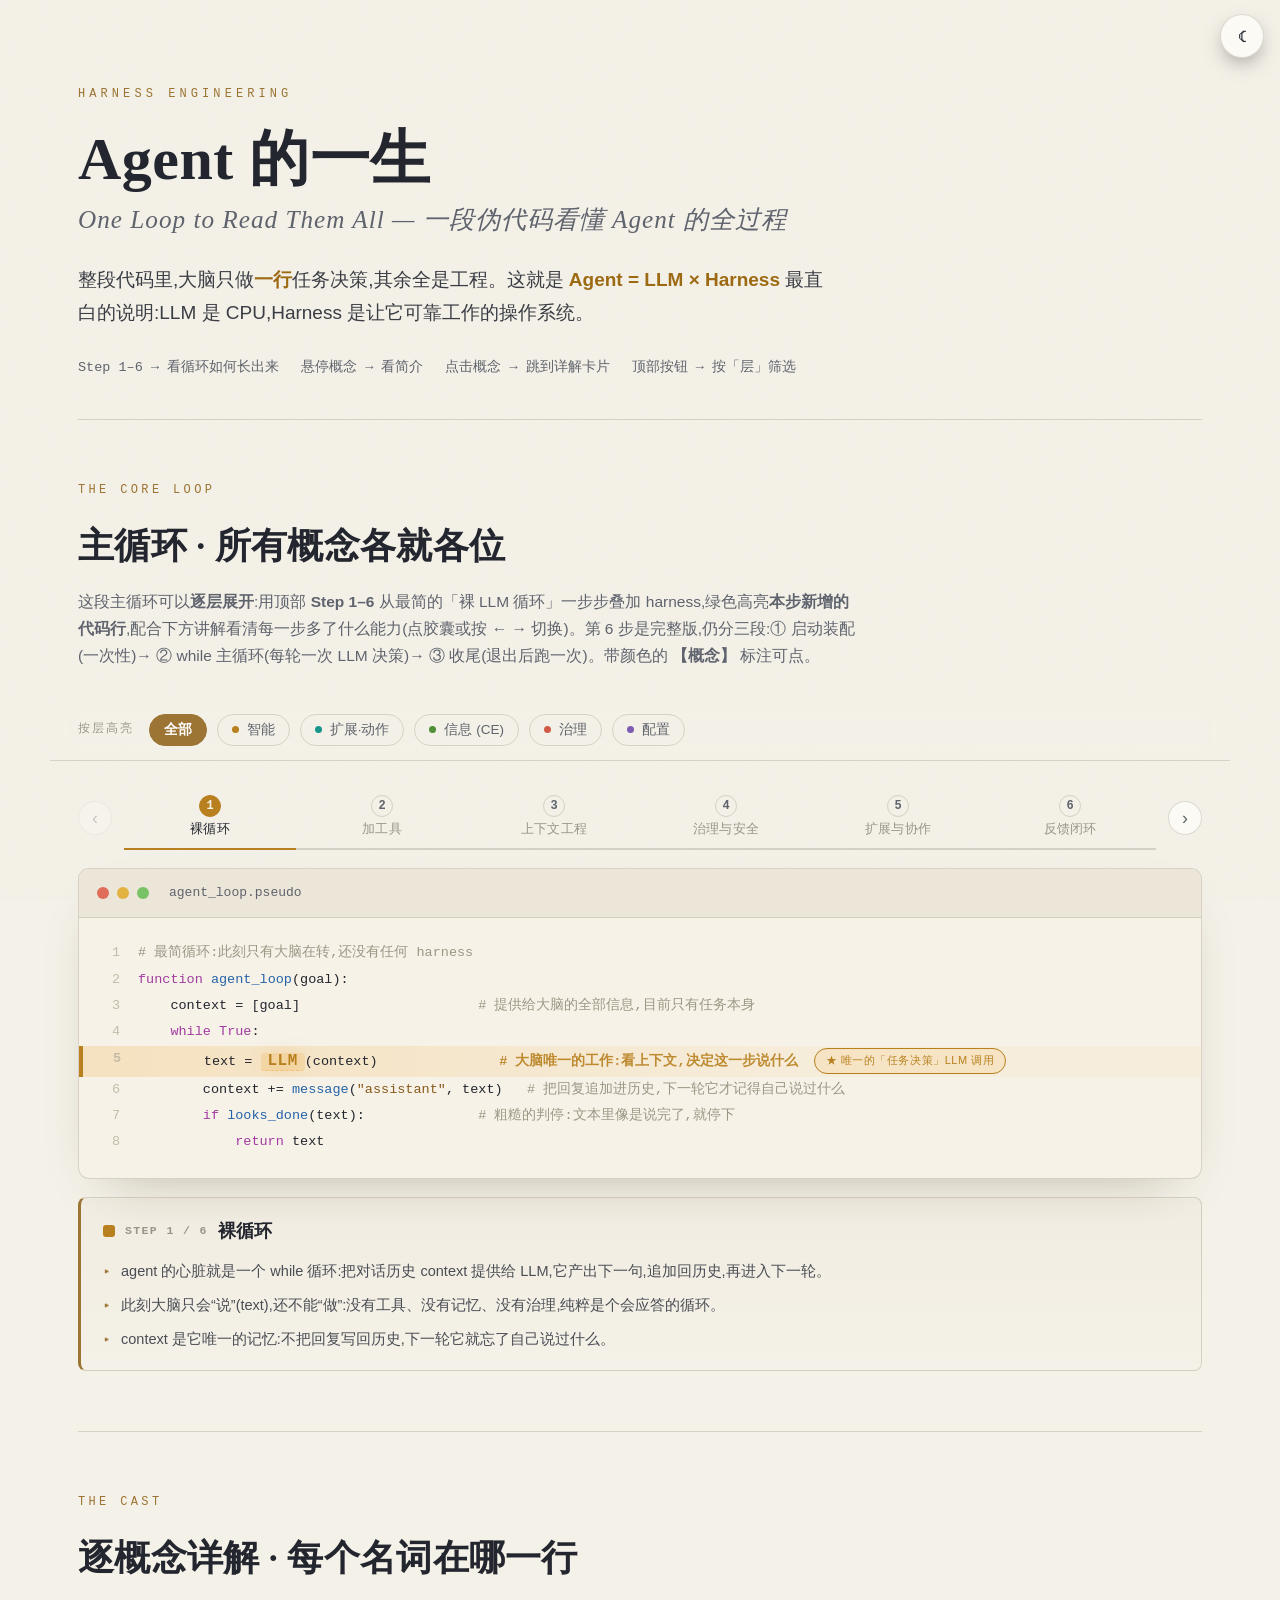
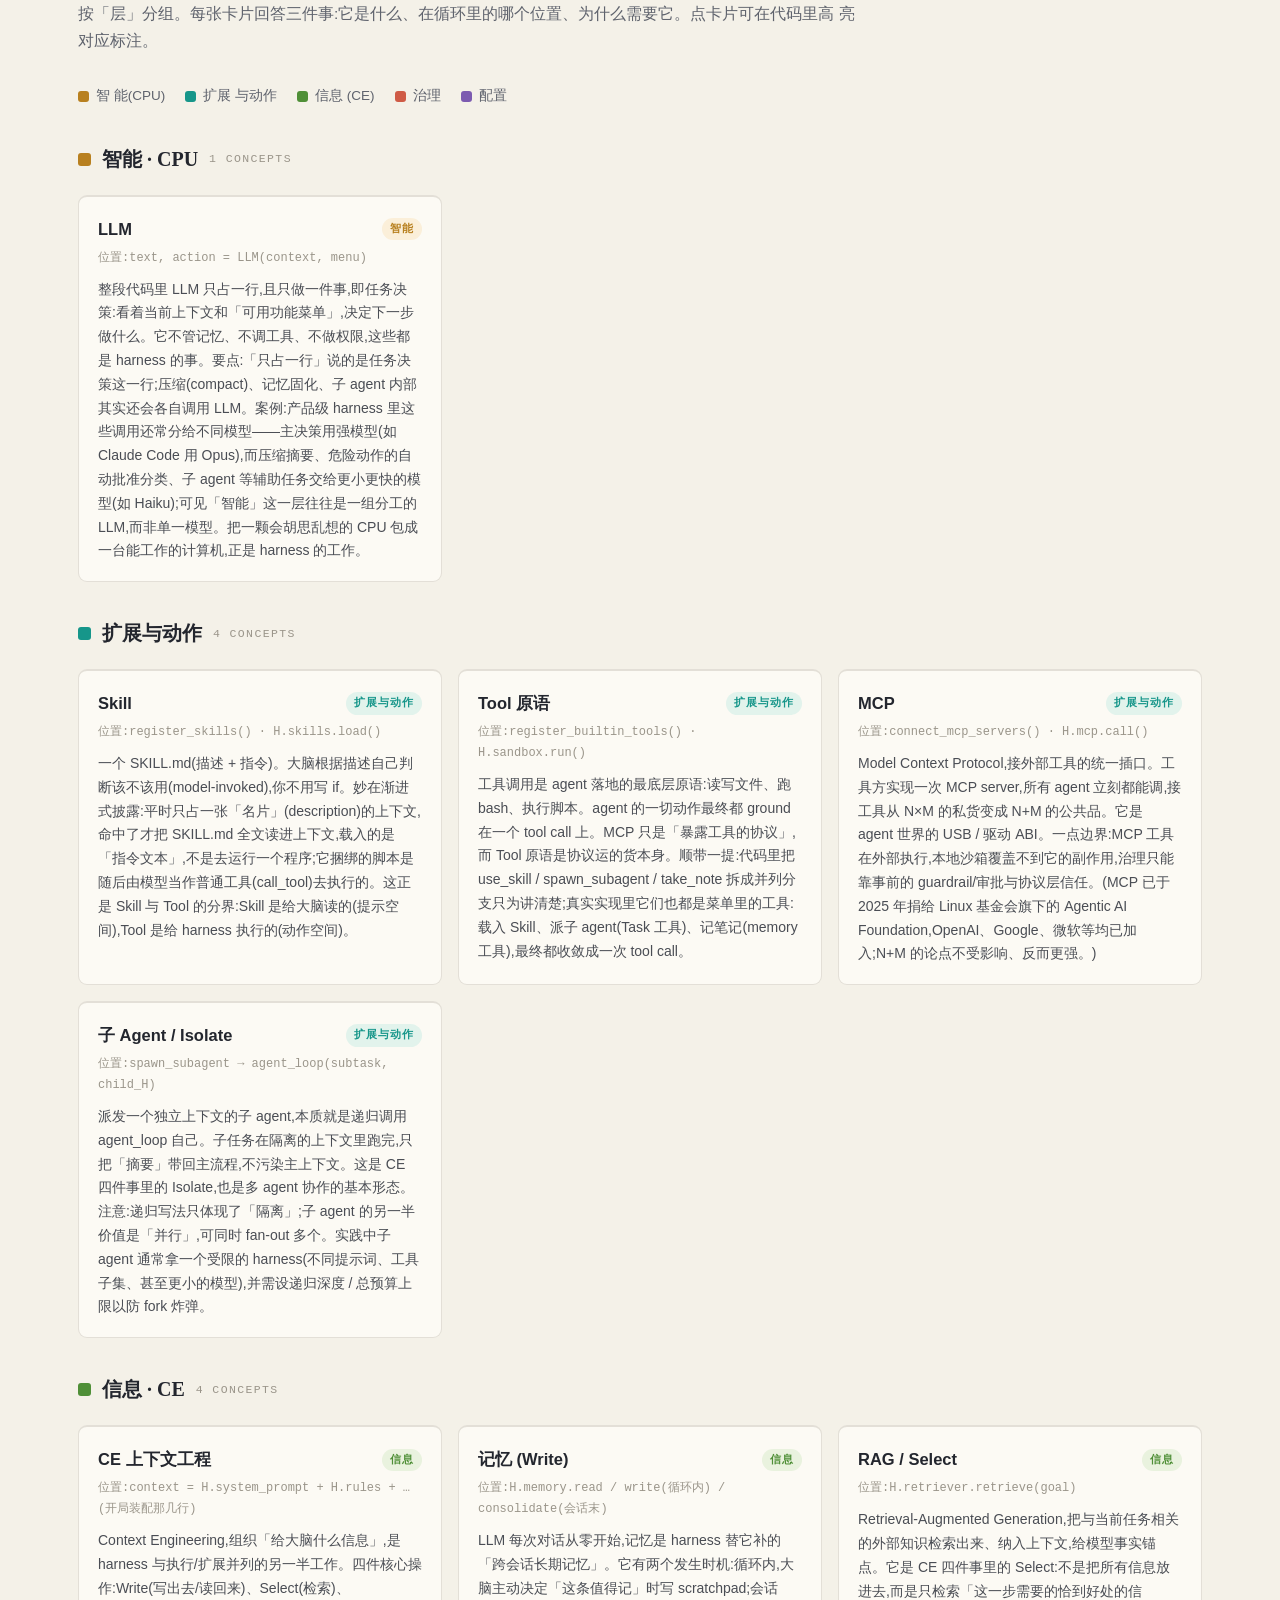
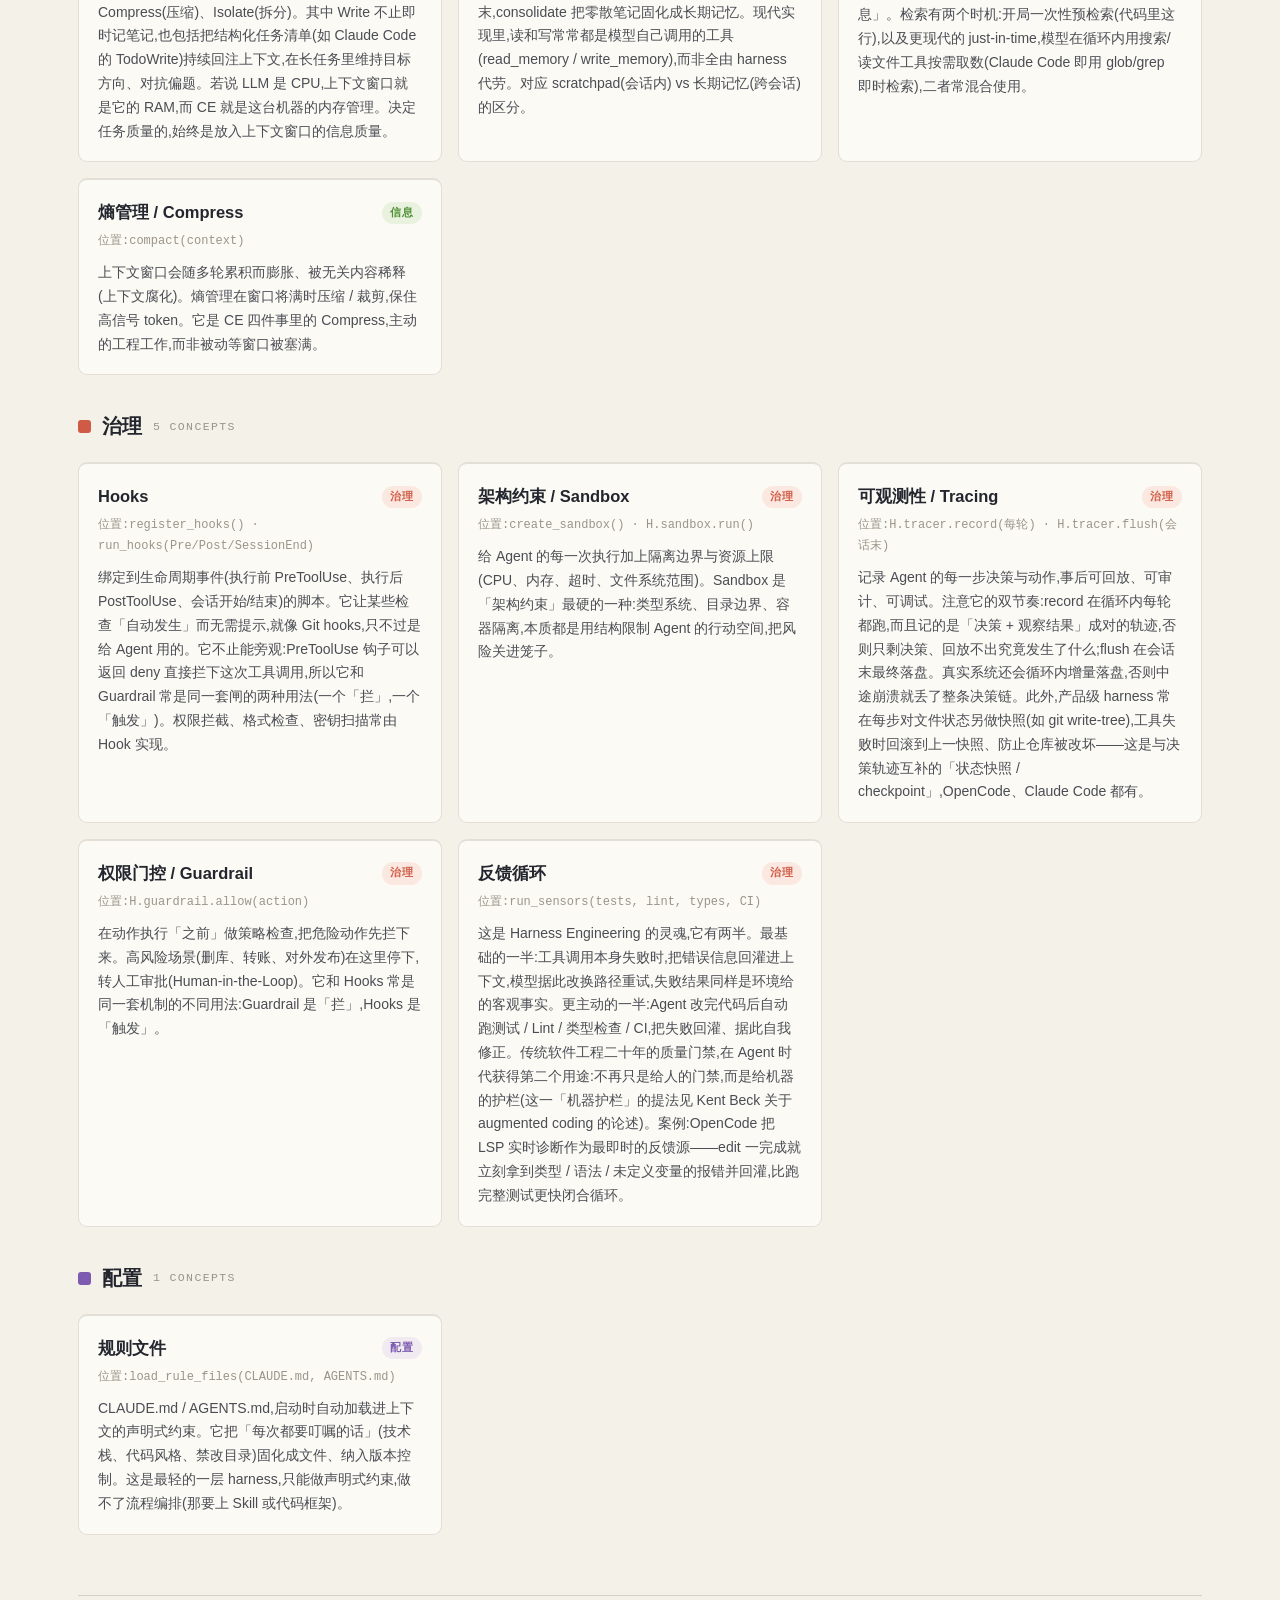
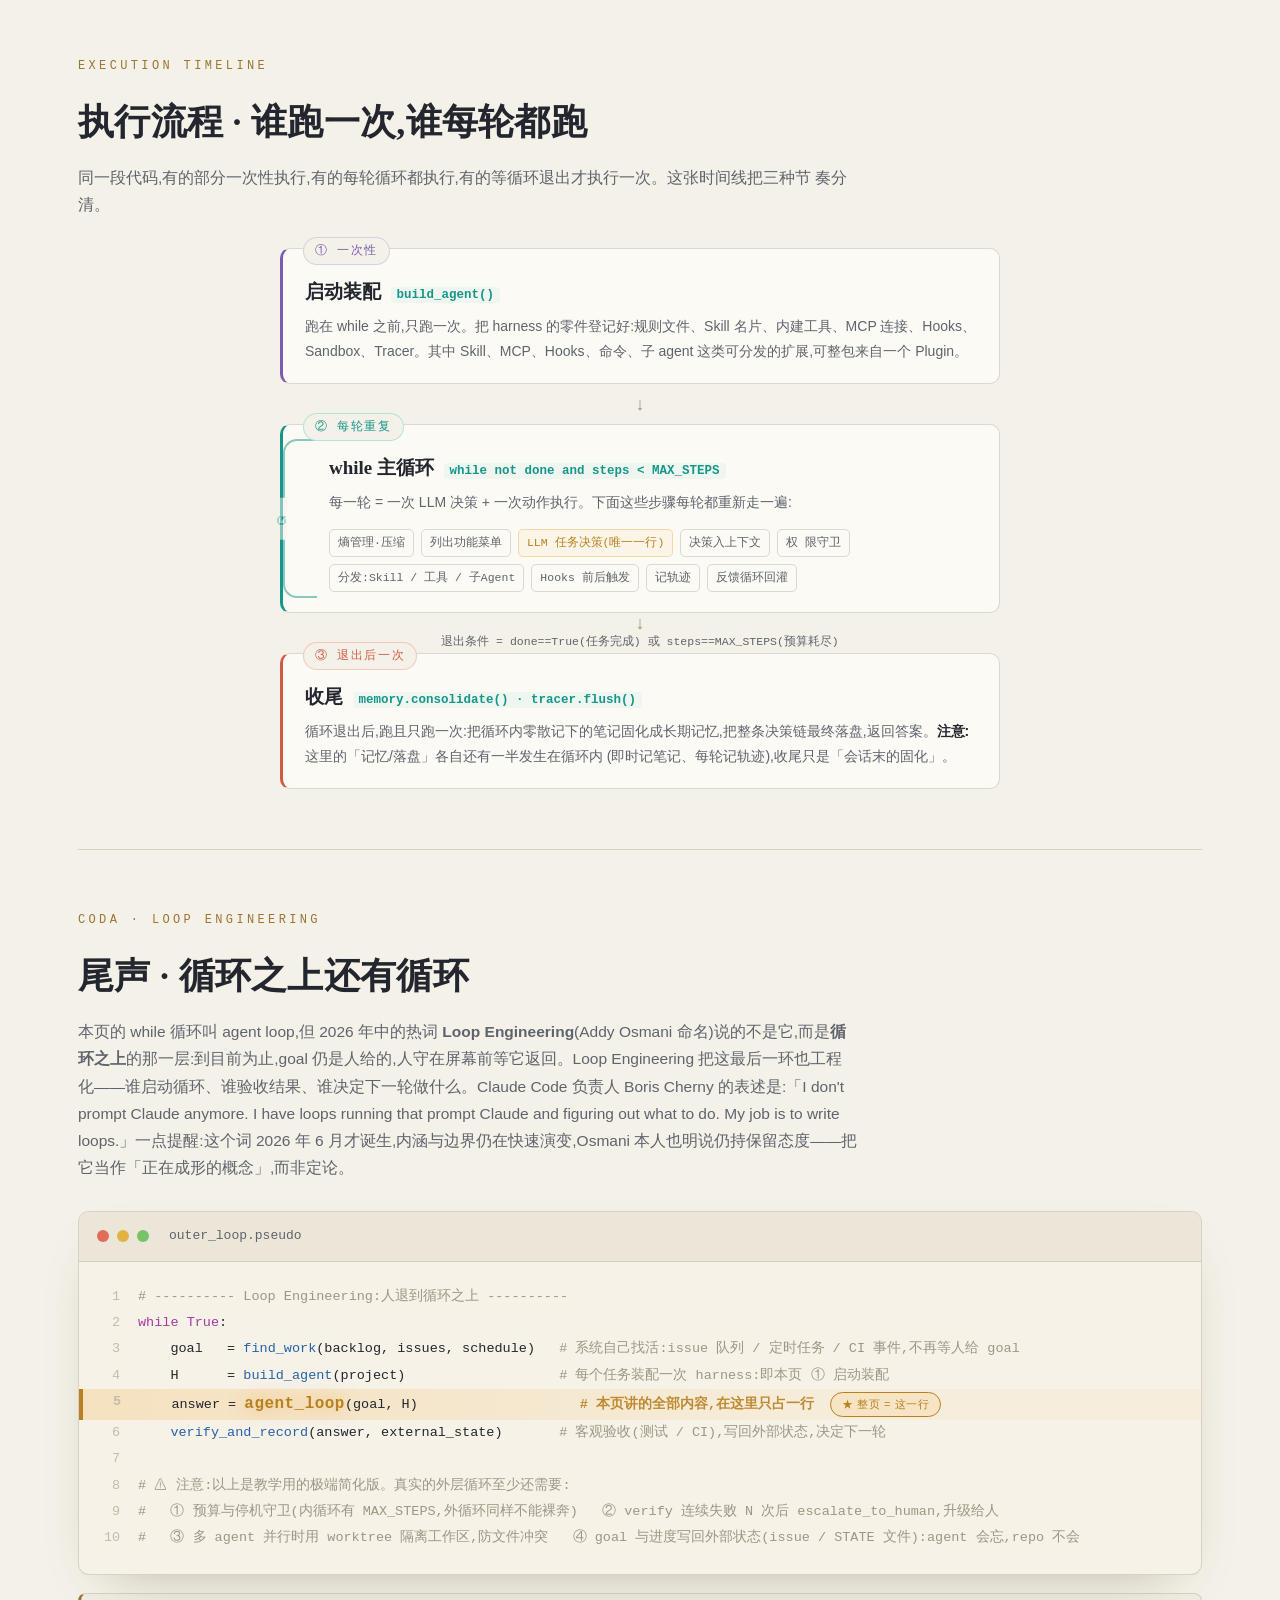
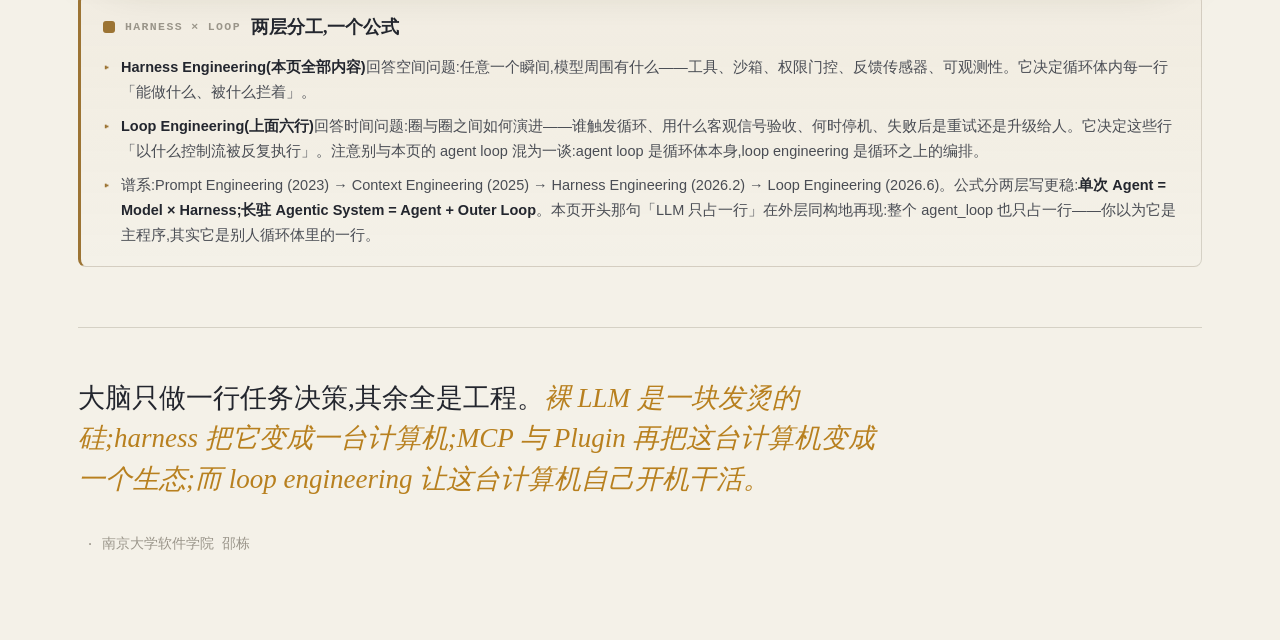
<file: docs/Agent 的一生 · 一段伪代码看懂全过程.html>
<!DOCTYPE html>
<!-- saved from url=(0097)https://selearning.nju.edu.cn/pluginfile.php/50071/mod_resource/content/0/agent-loop.html?embed=1 -->
<html lang="zh-CN" data-theme="light" data-immersive-translate-page-theme="light"><head><meta http-equiv="Content-Type" content="text/html; charset=UTF-8">

    
    
    <meta name="viewport" content="width=device-width,
      initial-scale=1.0">
    <title>Agent 的一生 · 一段伪代码看懂全过程</title>
    <style>
    :root {
      --ink: #13151b;
      --ink2: #171a22;
      --panel: #1c1f29;
      --code: #14171e;
      --paper: #e9e5da;
      --mut: #8b91a0;
      --faint: #5b616e;
      --bronze: #c8a06a;
      --rule: rgba(200, 160, 106, .22);
      --mind: #f2b24c;
      /* 智能 */
      --ext: #56cdbf;
      /* 扩展·动作 */
      --info: #86c96a;
      /* 信息 CE */
      --gov: #ef8b78;
      /* 治理 */
      --config: #b69bdd;
      /* 配置 */
      --serif: Georgia, "Songti SC", "Noto Serif CJK SC", serif;
      --sans: -apple-system, BlinkMacSystemFont, "PingFang SC", "Hiragino Sans GB", "Microsoft YaHei", sans-serif;
      --mono: ui-monospace, "SF Mono", "JetBrains Mono", Menlo, Consolas, "PingFang SC", monospace;
    }

    * {
      box-sizing: border-box
    }

    html {
      scroll-behavior: smooth
    }

    body {
      margin: 0;
      background: var(--ink);
      color: var(--paper);
      font-family: var(--sans);
      line-height: 1.75;
      font-size: 16px;
      -webkit-font-smoothing: antialiased;
    }

    body::before {
      content: "";
      position: fixed;
      inset: 0;
      pointer-events: none;
      z-index: 0;
      opacity: .045;
      background-image: url("data:image/svg+xml,%3Csvg xmlns='http://www.w3.org/2000/svg' width='160' height='160'%3E%3Cfilter id='n'%3E%3CfeTurbulence type='fractalNoise' baseFrequency='.85' numOctaves='2'/%3E%3C/filter%3E%3Crect width='100%25' height='100%25' filter='url(%23n)'/%3E%3C/svg%3E");
    }

    .wrap {
      position: relative;
      z-index: 1;
      max-width: 1180px;
      margin: 0 auto;
      padding: 0 28px
    }

    /* ---------- header ---------- */
    header.hero {
      padding: 84px 0 40px;
      border-bottom: 1px solid var(--rule)
    }

    .kicker {
      font-family: var(--mono);
      font-size: 12px;
      letter-spacing: .34em;
      text-transform: uppercase;
      color: var(--bronze);
      margin-bottom: 22px
    }

    h1 {
      font-family: var(--serif);
      font-weight: 600;
      font-size: clamp(34px, 5.4vw, 60px);
      line-height: 1.08;
      margin: 0 0 8px;
      letter-spacing: .5px
    }

    h1 .en {
      display: block;
      font-style: italic;
      font-size: .42em;
      color: var(--mut);
      letter-spacing: .04em;
      margin-top: 14px;
      font-weight: 400
    }

    .thesis {
      max-width: 760px;
      margin: 30px 0 0;
      font-size: 19px;
      color: #d8d4c8
    }

    .thesis b {
      color: var(--mind);
      font-weight: 600
    }

    .howto {
      margin-top: 26px;
      font-size: 13.5px;
      color: var(--mut);
      font-family: var(--mono);
      display: flex;
      gap: 8px 22px;
      flex-wrap: wrap
    }

    .howto span {
      display: inline-flex;
      align-items: center;
      gap: 7px
    }

    .dot {
      width: 7px;
      height: 7px;
      border-radius: 50%;
      display: inline-block
    }

    section.block {
      padding: 60px 0;
      border-bottom: 1px solid var(--rule)
    }

    .eyebrow {
      font-family: var(--mono);
      font-size: 12px;
      letter-spacing: .28em;
      text-transform: uppercase;
      color: var(--bronze);
      margin-bottom: 14px
    }

    h2 {
      font-family: var(--serif);
      font-weight: 600;
      font-size: clamp(26px, 3.4vw, 36px);
      margin: 0 0 10px;
      letter-spacing: .3px
    }

    .lead {
      color: var(--mut);
      max-width: 780px;
      margin: 0 0 30px;
      font-size: 15.5px
    }

    /* ---------- filter bar ---------- */
    .filterbar {
      position: sticky;
      top: 0;
      z-index: 20;
      margin: 0 -28px 26px;
      padding: 14px 28px;
      background: rgba(19, 21, 27, .86);
      backdrop-filter: blur(10px);
      border-bottom: 1px solid var(--rule);
      display: flex;
      gap: 10px;
      flex-wrap: wrap;
      align-items: center
    }

    .filterbar .fl-label {
      font-family: var(--mono);
      font-size: 12px;
      letter-spacing: .18em;
      color: var(--faint);
      text-transform: uppercase;
      margin-right: 4px
    }

    .fbtn {
      font-family: var(--sans);
      font-size: 13.5px;
      color: var(--mut);
      background: transparent;
      border: 1px solid var(--rule);
      padding: 6px 14px;
      border-radius: 30px;
      cursor: pointer;
      transition: .18s;
      display: inline-flex;
      align-items: center;
      gap: 8px
    }

    .fbtn:hover {
      color: var(--paper);
      border-color: rgba(255, 255, 255, .28)
    }

    .fbtn.on {
      color: var(--ink);
      font-weight: 600
    }

    .fbtn[data-l="all"].on {
      background: var(--bronze);
      border-color: var(--bronze)
    }

    .fbtn[data-l="mind"].on {
      background: var(--mind);
      border-color: var(--mind)
    }

    .fbtn[data-l="ext"].on {
      background: var(--ext);
      border-color: var(--ext)
    }

    .fbtn[data-l="info"].on {
      background: var(--info);
      border-color: var(--info)
    }

    .fbtn[data-l="gov"].on {
      background: var(--gov);
      border-color: var(--gov)
    }

    .fbtn[data-l="config"].on {
      background: var(--config);
      border-color: var(--config)
    }

    /* ---------- code window ---------- */
    .codewin {
      border: 1px solid rgba(255, 255, 255, .08);
      border-radius: 11px;
      overflow: hidden;
      box-shadow: 0 30px 70px -30px rgba(0, 0, 0, .8);
      background: var(--code)
    }

    .titlebar {
      display: flex;
      align-items: center;
      gap: 8px;
      padding: 13px 18px;
      background: #1a1d25;
      border-bottom: 1px solid rgba(255, 255, 255, .06)
    }

    .tl {
      width: 12px;
      height: 12px;
      border-radius: 50%
    }

    .tl.r {
      background: #e06c5a
    }

    .tl.y {
      background: #e3b341
    }

    .tl.g {
      background: #79c267
    }

    .fname {
      margin-left: 12px;
      font-family: var(--mono);
      font-size: 13px;
      color: var(--mut)
    }

    pre.code {
      margin: 0;
      padding: 22px 0;
      overflow-x: auto;
      font-family: var(--mono);
      font-size: 13.5px;
      line-height: 1.95;
      tab-size: 4
    }

    .ln {
      display: flex;
      padding: 0 22px;
      white-space: pre;
      border-left: 3px solid transparent
    }

    .ln:hover {
      background: rgba(255, 255, 255, .025)
    }

    .ln .gut {
      display: inline-block;
      width: 34px;
      flex: 0 0 34px;
      text-align: right;
      padding-right: 18px;
      color: #3c424e;
      user-select: none
    }

    .ln.sec1 {
      border-left-color: rgba(182, 155, 221, .5)
    }

    .ln.sec2 {
      border-left-color: rgba(86, 205, 191, .45)
    }

    .ln.sec3 {
      border-left-color: rgba(239, 139, 120, .5)
    }

    .ln.frame {
      color: var(--mind);
      opacity: .55
    }

    .ln.star {
      position: relative;
      background: linear-gradient(90deg, rgba(242, 178, 76, .26), rgba(242, 178, 76, .08) 70%);
      border-left: 4px solid var(--mind);
      animation: starglow 2.8s ease-in-out infinite
    }

    @keyframes starglow {

      0%,
      100% {
        box-shadow: inset 0 0 0 1px rgba(242, 178, 76, .16), 0 0 0 0 rgba(242, 178, 76, 0)
      }

      50% {
        box-shadow: inset 0 0 0 1px rgba(242, 178, 76, .36), 0 0 20px -3px rgba(242, 178, 76, .45)
      }
    }

    .ln.star .gut {
      color: var(--mind);
      font-weight: 700
    }

    .ln.star .t-com {
      color: var(--mind);
      opacity: .9;
      font-weight: 600
    }

    .ln.star .t-fn-llm {
      font-size: 1.18em;
      letter-spacing: .5px;
      text-shadow: 0 0 16px rgba(242, 178, 76, .7)
    }

    .ln.star .chip-mind {
      background: rgba(242, 178, 76, .22);
      padding: 1px 7px
    }

    .starflag {
      display: inline-block;
      margin-left: 16px;
      font-family: var(--sans);
      font-size: 11px;
      letter-spacing: .05em;
      color: var(--mind);
      background: rgba(242, 178, 76, .16);
      border: 1px solid var(--mind);
      border-radius: 20px;
      padding: 1px 11px;
      vertical-align: middle;
      white-space: nowrap;
      animation: flagpulse 2.8s ease-in-out infinite
    }

    @keyframes flagpulse {

      0%,
      100% {
        opacity: .7
      }

      50% {
        opacity: 1
      }
    }

    .codetxt {
      display: inline-block
    }

    /* tokens */
    .t-kw {
      color: #d98ad0;
      font-style: normal
    }

    .t-fn {
      color: #7fb8ee
    }

    .t-str {
      color: #cd9a6b
    }

    .t-num {
      color: #d99a6c
    }

    .t-com {
      color: #5e6573
    }

    .t-fn-llm {
      color: var(--mind);
      font-weight: 700
    }

    /* concept chips */
    .chip {
      cursor: pointer;
      border-radius: 4px;
      padding: 0 3px;
      font-weight: 600;
      transition: .15s;
      border-bottom: 1.5px dashed transparent
    }

    .chip:hover {
      filter: brightness(1.25)
    }

    .chip-mind {
      color: var(--mind);
      background: rgba(242, 178, 76, .1);
      border-bottom-color: rgba(242, 178, 76, .5)
    }

    .chip-ext {
      color: var(--ext);
      background: rgba(86, 205, 191, .1);
      border-bottom-color: rgba(86, 205, 191, .5)
    }

    .chip-info {
      color: var(--info);
      background: rgba(134, 201, 106, .1);
      border-bottom-color: rgba(134, 201, 106, .5)
    }

    .chip-gov {
      color: var(--gov);
      background: rgba(239, 139, 120, .1);
      border-bottom-color: rgba(239, 139, 120, .5)
    }

    .chip-config {
      color: var(--config);
      background: rgba(182, 155, 221, .1);
      border-bottom-color: rgba(182, 155, 221, .5)
    }

    .chip.pulse {
      animation: pulse 1.1s ease 2
    }

    @keyframes pulse {

      0%,
      100% {
        box-shadow: 0 0 0 0 transparent
      }

      50% {
        box-shadow: 0 0 0 4px currentColor;
        filter: brightness(1.4)
      }
    }

    /* filtering dim */
    body.flt .chip {
      opacity: .16
    }

    body.flt-mind .chip-mind,
    body.flt-ext .chip-ext,
    body.flt-info .chip-info,
    body.flt-gov .chip-gov,
    body.flt-config .chip-config {
      opacity: 1
    }

    /* tooltip */
    #tip {
      position: fixed;
      z-index: 60;
      width: 360px;
      max-width: calc(100vw - 24px);
      background: #0c0e13;
      border: 1px solid var(--rule);
      border-radius: 9px;
      padding: 14px 16px;
      box-shadow: 0 16px 44px -12px rgba(0, 0, 0, .85);
      pointer-events: none;
      opacity: 0;
      transform: translateY(4px);
      transition: opacity .14s, transform .14s
    }

    #tip.show {
      opacity: 1;
      transform: translateY(0)
    }

    #tip .tname {
      font-weight: 700;
      font-size: 15px;
      margin-bottom: 4px;
      color: var(--paper)
    }

    #tip .twhere {
      font-family: var(--mono);
      font-size: 11px;
      color: var(--bronze);
      margin-bottom: 8px;
      padding-bottom: 8px;
      border-bottom: 1px solid var(--rule)
    }

    #tip .tbody {
      font-size: 13px;
      line-height: 1.72;
      color: var(--paper);
      opacity: .92
    }

    /* ---------- concept cards ---------- */
    .legend {
      display: flex;
      gap: 10px 20px;
      flex-wrap: wrap;
      margin: 0 0 28px;
      font-size: 13.5px;
      color: var(--mut)
    }

    .legend i {
      width: 11px;
      height: 11px;
      border-radius: 3px;
      display: inline-block;
      margin-right: 7px;
      vertical-align: middle
    }

    .laygroup {
      margin-top: 34px
    }

    .laygroup>h3 {
      font-family: var(--serif);
      font-size: 20px;
      font-weight: 600;
      margin: 0 0 4px;
      display: flex;
      align-items: center;
      gap: 11px
    }

    .laygroup>h3 .lb {
      width: 13px;
      height: 13px;
      border-radius: 3px;
      display: inline-block
    }

    .laygroup>h3 .meta {
      font-family: var(--mono);
      font-size: 11.5px;
      letter-spacing: .12em;
      color: var(--faint);
      text-transform: uppercase;
      font-weight: 400
    }

    .cards {
      display: grid;
      grid-template-columns: repeat(auto-fill, minmax(300px, 1fr));
      gap: 16px;
      margin-top: 18px
    }

    .card {
      border: 1px solid rgba(255, 255, 255, .07);
      border-radius: 9px;
      padding: 18px 19px;
      background: var(--ink2);
      transition: .2s;
      cursor: pointer;
      border-top: 2px solid transparent
    }

    .card:hover {
      transform: translateY(-2px);
      border-color: rgba(255, 255, 255, .16)
    }

    .card h4 {
      margin: 0 0 4px;
      font-size: 16.5px;
      font-weight: 600;
      display: flex;
      align-items: center;
      justify-content: space-between;
      gap: 10px
    }

    .card .badge {
      font-family: var(--mono);
      font-size: 10.5px;
      letter-spacing: .1em;
      padding: 2px 8px;
      border-radius: 20px;
      white-space: nowrap;
      text-transform: uppercase
    }

    .card .where {
      font-family: var(--mono);
      font-size: 12px;
      color: var(--faint);
      margin: 0 0 9px
    }

    .card .desc {
      margin: 0;
      font-size: 14px;
      color: #c5c2b8;
      line-height: 1.7
    }

    .card.flash {
      animation: flash 1.2s ease
    }

    @keyframes flash {

      0%,
      100% {
        box-shadow: 0 0 0 0 transparent
      }

      30% {
        box-shadow: 0 0 0 3px currentColor
      }
    }

    .card-mind {
      border-top-color: var(--mind)
    }

    .card-mind .badge {
      background: rgba(242, 178, 76, .16);
      color: var(--mind)
    }

    .card-mind h4,
    .card-mind.flash {
      color: var(--mind)
    }

    .card-ext {
      border-top-color: var(--ext)
    }

    .card-ext .badge {
      background: rgba(86, 205, 191, .16);
      color: var(--ext)
    }

    .card-ext h4,
    .card-ext.flash {
      color: var(--ext)
    }

    .card-info {
      border-top-color: var(--info)
    }

    .card-info .badge {
      background: rgba(134, 201, 106, .16);
      color: var(--info)
    }

    .card-info h4,
    .card-info.flash {
      color: var(--info)
    }

    .card-gov {
      border-top-color: var(--gov)
    }

    .card-gov .badge {
      background: rgba(239, 139, 120, .16);
      color: var(--gov)
    }

    .card-gov h4,
    .card-gov.flash {
      color: var(--gov)
    }

    .card-config {
      border-top-color: var(--config)
    }

    .card-config .badge {
      background: rgba(182, 155, 221, .16);
      color: var(--config)
    }

    .card-config h4,
    .card-config.flash {
      color: var(--config)
    }

    body.flt .card {
      opacity: .2
    }

    body.flt-mind .card-mind,
    body.flt-ext .card-ext,
    body.flt-info .card-info,
    body.flt-gov .card-gov,
    body.flt-config .card-config {
      opacity: 1
    }

    .card h4 .desc-name {
      color: var(--paper)
    }

    /* ---------- flow diagram ---------- */
    .flow {
      display: grid;
      gap: 0;
      max-width: 720px;
      margin: 8px auto 0
    }

    .stage {
      border: 1px solid var(--rule);
      border-radius: 10px;
      padding: 20px 22px;
      background: var(--ink2);
      position: relative
    }

    .stage .tag {
      position: absolute;
      top: -12px;
      left: 20px;
      font-family: var(--mono);
      font-size: 11.5px;
      letter-spacing: .14em;
      text-transform: uppercase;
      padding: 3px 11px;
      border-radius: 20px;
      background: var(--ink)
    }

    .stage h4 {
      margin: 6px 0 6px;
      font-family: var(--serif);
      font-size: 19px;
      font-weight: 600
    }

    .stage code {
      font-family: var(--mono);
      font-size: 12.5px;
      color: var(--ext);
      background: rgba(86, 205, 191, .08);
      padding: 1px 6px;
      border-radius: 4px
    }

    .stage p {
      margin: 6px 0 0;
      font-size: 14px;
      color: var(--mut)
    }

    .stage.s1 {
      border-left: 3px solid var(--config)
    }

    .stage.s1 .tag {
      color: var(--config);
      border: 1px solid rgba(182, 155, 221, .4)
    }

    .stage.s2 {
      border-left: 3px solid var(--ext)
    }

    .stage.s2 .tag {
      color: var(--ext);
      border: 1px solid rgba(86, 205, 191, .4)
    }

    .stage.s3 {
      border-left: 3px solid var(--gov)
    }

    .stage.s3 .tag {
      color: var(--gov);
      border: 1px solid rgba(239, 139, 120, .4)
    }

    .connector {
      height: 40px;
      display: flex;
      flex-direction: column;
      align-items: center;
      justify-content: center;
      color: var(--faint)
    }

    .connector .arr {
      font-size: 18px;
      line-height: 1
    }

    .connector .lbl {
      font-family: var(--mono);
      font-size: 11.5px;
      color: var(--mut)
    }

    .loopwrap {
      position: relative;
      padding-left: 46px
    }

    .looparrow {
      position: absolute;
      left: 0;
      top: 14px;
      bottom: 14px;
      width: 34px;
      border: 2px solid var(--ext);
      border-right: none;
      border-radius: 14px 0 0 14px;
      opacity: .5
    }

    .looparrow::before {
      content: "↺";
      position: absolute;
      left: -9px;
      top: 50%;
      transform: translateY(-50%);
      color: var(--ext);
      font-size: 22px;
      background: var(--ink);
      padding: 2px 0
    }

    .perstep {
      margin-top: 14px;
      display: flex;
      flex-wrap: wrap;
      gap: 7px
    }

    .perstep span {
      font-family: var(--mono);
      font-size: 11.5px;
      color: var(--mut);
      border: 1px solid var(--rule);
      border-radius: 5px;
      padding: 3px 8px
    }

    .perstep span.hot {
      color: var(--mind);
      border-color: rgba(242, 178, 76, .45);
      background: rgba(242, 178, 76, .07)
    }


    footer {
      padding: 50px 0 70px;
      color: var(--faint);
      font-size: 13.5px;
      font-family: var(--mono)
    }

    footer b {
      color: var(--mut);
      font-weight: 400
    }

    .takeaway {
      font-family: var(--serif);
      font-size: clamp(20px, 2.6vw, 27px);
      line-height: 1.5;
      color: var(--paper);
      max-width: 820px;
      margin: 0 0 34px
    }

    .takeaway .hl {
      color: var(--mind);
      font-style: italic
    }

    @media (max-width:640px) {
      .wrap {
        padding: 0 18px
      }

      header.hero {
        padding: 54px 0 30px
      }

      .filterbar {
        margin: 0 -18px 22px;
        padding: 12px 18px
      }

      pre.code {
        font-size: 12px
      }
    }

    /* ---------- theme toggle button ---------- */
    .themebtn {
      position: fixed;
      top: 14px;
      right: 16px;
      z-index: 50;
      width: 44px;
      height: 44px;
      border-radius: 50%;
      border: 1px solid var(--rule);
      background: var(--ink2);
      color: var(--paper);
      cursor: pointer;
      font-size: 18px;
      line-height: 1;
      display: flex;
      align-items: center;
      justify-content: center;
      transition: .2s;
      box-shadow: 0 8px 22px -8px rgba(0, 0, 0, .55)
    }

    .themebtn:hover {
      transform: scale(1.08);
      border-color: var(--bronze)
    }

    /* ===================== LIGHT THEME ===================== */
    [data-theme="light"] {
      --ink: #f4f1e8;
      --ink2: #fcfaf4;
      --panel: #fcfaf4;
      --code: #f6f2e8;
      --paper: #23262e;
      --mut: #5f636d;
      --faint: #9a958a;
      --bronze: #9c7434;
      --rule: rgba(60, 45, 20, .16);
      --mind: #b8801f;
      --ext: #16968a;
      --info: #4f8f37;
      --gov: #cf5b46;
      --config: #7c5bb0;
    }

    [data-theme="light"] body::before {
      opacity: .03
    }

    [data-theme="light"] .thesis {
      color: #3a3d44
    }

    [data-theme="light"] .thesis b {
      color: #9c6a12
    }

    [data-theme="light"] .filterbar {
      background: rgba(244, 241, 232, .92)
    }

    [data-theme="light"] .fbtn.on {
      color: #fff
    }

    [data-theme="light"] .fbtn:hover {
      border-color: rgba(0, 0, 0, .3)
    }

    [data-theme="light"] .codewin {
      border-color: rgba(60, 45, 20, .16);
      box-shadow: 0 22px 54px -32px rgba(70, 55, 25, .4)
    }

    [data-theme="light"] .titlebar {
      background: #ece6d8;
      border-bottom-color: rgba(60, 45, 20, .12)
    }

    [data-theme="light"] .ln:hover {
      background: rgba(60, 45, 20, .04)
    }

    [data-theme="light"] .ln .gut {
      color: #c3bca8
    }

    [data-theme="light"] .t-kw {
      color: #a23ca0
    }

    [data-theme="light"] .t-fn {
      color: #2563a8
    }

    [data-theme="light"] .t-str {
      color: #8a5a1a
    }

    [data-theme="light"] .t-num {
      color: #8a5a1a
    }

    [data-theme="light"] .t-com {
      color: #9c9784
    }

    [data-theme="light"] .card {
      border-color: rgba(60, 45, 20, .13)
    }

    [data-theme="light"] .card:hover {
      border-color: rgba(60, 45, 20, .26)
    }

    [data-theme="light"] .card .desc {
      color: #4a4d54
    }

    [data-theme="light"] #tip {
      background: #fff;
      border-color: rgba(60, 45, 20, .18);
      box-shadow: 0 16px 40px -12px rgba(70, 55, 25, .28)
    }

    [data-theme="light"] .stage h4 {
      color: var(--paper)
    }

    /* ---------- step walkthrough ---------- */
    .stepper { display: flex; align-items: center; gap: 12px; margin: 0 0 18px }
    .stepper .steps { display: flex; flex: 1; gap: 0 }
    .stepbtn { flex: 1; display: flex; flex-direction: column; align-items: center; gap: 4px; background: transparent; border: none; cursor: pointer; padding: 8px 4px 10px; color: var(--faint); font-family: var(--sans); border-bottom: 2px solid var(--rule); transition: .18s }
    .stepbtn b { font-family: var(--mono); font-size: 12px; width: 22px; height: 22px; display: flex; align-items: center; justify-content: center; border-radius: 50%; border: 1px solid var(--rule); color: var(--mut) }
    .stepbtn span { font-size: 12.5px; letter-spacing: .02em; white-space: nowrap }
    .stepbtn:hover { color: var(--mut) }
    .stepbtn:hover b { border-color: var(--bronze) }
    .stepbtn.on { color: var(--paper); border-bottom-color: var(--bronze) }
    .stepbtn.on b { color: var(--ink); background: var(--bronze); border-color: var(--bronze); font-weight: 700 }
    .stepbtn.done b { border-color: var(--bronze); color: var(--bronze) }
    .stepbtn.on[data-layer="mind"] { border-bottom-color: var(--mind) }
    .stepbtn.on[data-layer="mind"] b { background: var(--mind); border-color: var(--mind) }
    .stepbtn.on[data-layer="ext"] { border-bottom-color: var(--ext) }
    .stepbtn.on[data-layer="ext"] b { background: var(--ext); border-color: var(--ext) }
    .stepbtn.on[data-layer="info"] { border-bottom-color: var(--info) }
    .stepbtn.on[data-layer="info"] b { background: var(--info); border-color: var(--info) }
    .stepbtn.on[data-layer="gov"] { border-bottom-color: var(--gov) }
    .stepbtn.on[data-layer="gov"] b { background: var(--gov); border-color: var(--gov) }
    .ctl { flex: 0 0 auto; width: 34px; height: 34px; border-radius: 50%; border: 1px solid var(--rule); background: var(--ink2); color: var(--mut); cursor: pointer; font-size: 18px; line-height: 1; transition: .18s }
    .ctl:hover { color: var(--paper); border-color: var(--bronze) }
    .ctl:disabled { opacity: .3; cursor: default }
    .ln.added { background: linear-gradient(90deg, rgba(134, 201, 106, .18), rgba(134, 201, 106, .04) 70%); border-left-color: var(--info) !important }
    .ln.added .gut { color: var(--info); font-weight: 700 }
    .ln.added .gut::after { content: "+"; margin-left: 3px }
    .stepnote { margin: 18px 0 0; border: 1px solid var(--rule); border-left: 3px solid var(--bronze); border-radius: 8px; padding: 18px 22px; background: linear-gradient(180deg, rgba(200, 160, 106, .05), transparent) }
    .stepnote h4 { margin: 0 0 12px; font-family: var(--serif); font-size: 18px; font-weight: 600; display: flex; align-items: center; gap: 10px }
    .stepnote h4 .sn-dot { width: 12px; height: 12px; border-radius: 3px; display: inline-block }
    .stepnote h4 .sn-step { font-family: var(--mono); font-size: 11.5px; color: var(--faint); letter-spacing: .12em; text-transform: uppercase }
    .stepnote ul { margin: 0; padding-left: 0; list-style: none; display: grid; gap: 9px }
    .stepnote li { font-size: 14.5px; line-height: 1.72; color: #c5c2b8; padding-left: 18px; position: relative }
    .stepnote li::before { content: "▸"; position: absolute; left: 0; color: var(--bronze) }
    [data-theme="light"] .stepnote li { color: #4a4d54 }
    [data-theme="light"] .ln.added { background: linear-gradient(90deg, rgba(79, 143, 55, .16), rgba(79, 143, 55, .03) 70%) }
    @media (max-width:640px) { .stepbtn span { display: none } }
  </style>
    <script>
    /* 在绘制前定主题,避免闪屏。缺省亮色;仅当用户显式选过暗色才暗 */
    (function () {
      var t; try { t = localStorage.getItem("pecehe-theme-2"); } catch (e) { }
      document.documentElement.setAttribute("data-theme", t === "dark" ? "dark" : "light");
    })();
  </script>
  </head>
  <body>
    <button class="themebtn" id="themebtn" title="切换亮 / 暗主题" aria-label="切换主题">☾</button>
    <div class="wrap">
      <header class="hero">
        <div class="kicker">Harness Engineering </div>
        <h1>Agent 的一生 <span class="en">One Loop to Read Them All —
            一段伪代码看懂 Agent 的全过程</span> </h1>
        <p class="thesis">整段代码里,大脑只做<b>一行</b>任务决策,其余全是工程。这就是 <b>Agent =
            LLM × Harness</b> 最直白的说明:LLM 是 CPU,Harness 是让它可靠工作的操作系统。</p>
        <div class="howto"> <span>Step 1–6 → 看循环如何长出来</span> <span>悬停概念 → 看简介</span> <span>点击概念 →
            跳到详解卡片</span> <span>顶部按钮 → 按「层」筛选</span> </div>
      </header>
      <!-- ===================== CODE ===================== -->
      <section class="block" id="code-block">
        <div class="eyebrow">The Core Loop</div>
        <h2>主循环 · 所有概念各就各位</h2>
        <p class="lead">这段主循环可以<b>逐层展开</b>:用顶部 <b>Step 1–6</b> 从最简的「裸 LLM 循环」一步步叠加
          harness,绿色高亮<b>本步新增的代码行</b>,配合下方讲解看清每一步多了什么能力(点胶囊或按 ← → 切换)。第
          6 步是完整版,仍分三段:① 启动装配(一次性)→ ② while 主循环(每轮一次 LLM 决策)→ ③
          收尾(退出后跑一次)。带颜色的 <b>【概念】</b> 标注可点。</p>
        <div class="filterbar"> <span class="fl-label">按层高亮</span> <button class="fbtn on" data-l="all">全部</button> <button class="fbtn" data-l="mind"><span class="dot" style="background:var(--mind)"></span>智能</button> <button class="fbtn" data-l="ext"><span class="dot" style="background:var(--ext)"></span>扩展·动作</button> <button class="fbtn" data-l="info"><span class="dot" style="background:var(--info)"></span>信息 (CE)</button> <button class="fbtn" data-l="gov"><span class="dot" style="background:var(--gov)"></span>治理</button> <button class="fbtn" data-l="config"><span class="dot" style="background:var(--config)"></span>配置</button> </div>
        <div class="stepper" id="stepper"><button class="ctl" id="stepPrev" aria-label="上一步" disabled="">‹</button><div class="steps"><button class="stepbtn on" data-s="0" data-layer="mind"><b>1</b><span>裸循环</span></button><button class="stepbtn" data-s="1" data-layer="ext"><b>2</b><span>加工具</span></button><button class="stepbtn" data-s="2" data-layer="info"><b>3</b><span>上下文工程</span></button><button class="stepbtn" data-s="3" data-layer="gov"><b>4</b><span>治理与安全</span></button><button class="stepbtn" data-s="4" data-layer="ext"><b>5</b><span>扩展与协作</span></button><button class="stepbtn" data-s="5" data-layer="gov"><b>6</b><span>反馈闭环</span></button></div><button class="ctl" id="stepNext" aria-label="下一步">›</button></div>
        <div class="codewin">
          <div class="titlebar"> <span class="tl r"></span><span class="tl y"></span><span class="tl g"></span> <span class="fname">agent_loop.pseudo</span> </div>
          <pre class="code" id="code"><div class="ln"><span class="gut">1</span><span class="codetxt"><span class="t-com"># 最简循环:此刻只有大脑在转,还没有任何 harness</span></span></div><div class="ln"><span class="gut">2</span><span class="codetxt"><span class="t-kw">function</span> <span class="t-fn">agent_loop</span>(goal):</span></div><div class="ln"><span class="gut">3</span><span class="codetxt">    context = [goal]                      <span class="t-com"># 提供给大脑的全部信息,目前只有任务本身</span></span></div><div class="ln"><span class="gut">4</span><span class="codetxt">    <span class="t-kw">while</span> <span class="t-kw">True</span>:</span></div><div class="ln star"><span class="gut">5</span><span class="codetxt">        text = <span class="chip chip-mind" data-id="llm" data-tip="1"><span class="t-fn-llm">LLM</span></span>(context)               <span class="t-com"># 大脑唯一的工作:看上下文,决定这一步说什么</span><span class="starflag">★ 唯一的「任务决策」LLM 调用</span></span></div><div class="ln"><span class="gut">6</span><span class="codetxt">        context += <span class="t-fn">message</span>(<span class="t-str">"assistant"</span>, text)   <span class="t-com"># 把回复追加进历史,下一轮它才记得自己说过什么</span></span></div><div class="ln"><span class="gut">7</span><span class="codetxt">        <span class="t-kw">if</span> <span class="t-fn">looks_done</span>(text):              <span class="t-com"># 粗糙的判停:文本里像是说完了,就停下</span></span></div><div class="ln"><span class="gut">8</span><span class="codetxt">            <span class="t-kw">return</span> text</span></div></pre>
        </div>
        <div class="stepnote" id="stepnote"><h4><span class="sn-dot" style="background:var(--mind)"></span><span class="sn-step">Step 1 / 6</span>裸循环</h4><ul><li>agent 的心脏就是一个 while 循环:把对话历史 context 提供给 LLM,它产出下一句,追加回历史,再进入下一轮。</li><li>此刻大脑只会“说”(text),还不能“做”:没有工具、没有记忆、没有治理,纯粹是个会应答的循环。</li><li>context 是它唯一的记忆:不把回复写回历史,下一轮它就忘了自己说过什么。</li></ul></div>
      </section>
      <!-- ===================== CARDS ===================== -->
      <section class="block" id="cards-block">
        <div class="eyebrow">The Cast</div>
        <h2>逐概念详解 · 每个名词在哪一行</h2>
        <p class="lead">按「层」分组。每张卡片回答三件事:它是什么、在循环里的哪个位置、为什么需要它。点卡片可在代码里高
          亮对应标注。</p>
        <div class="legend"> <span><i style="background:var(--mind)"></i>智
            能(CPU)</span> <span><i style="background:var(--ext)"></i>扩展
            与动作</span> <span><i style="background:var(--info)"></i>信息
            (CE)</span> <span><i style="background:var(--gov)"></i>治理</span>
          <span><i style="background:var(--config)"></i>配置</span> </div>
        <div id="cardroot"><div class="laygroup"><h3><span class="lb" style="background:var(--mind)"></span><span>智能 · CPU</span> <span class="meta">1 concepts</span></h3><div class="cards"><article class="card card-mind" id="card-llm" data-id="llm"><h4><span class="desc-name">LLM</span><span class="badge">智能</span></h4><p class="where">位置:text, action = LLM(context, menu)</p><p class="desc">整段代码里 LLM 只占一行,且只做一件事,即任务决策:看着当前上下文和「可用功能菜单」,决定下一步做什么。它不管记忆、不调工具、不做权限,这些都是 harness 的事。要点:「只占一行」说的是任务决策这一行;压缩(compact)、记忆固化、子 agent 内部其实还会各自调用 LLM。案例:产品级 harness 里这些调用还常分给不同模型——主决策用强模型(如 Claude Code 用 Opus),而压缩摘要、危险动作的自动批准分类、子 agent 等辅助任务交给更小更快的模型(如 Haiku);可见「智能」这一层往往是一组分工的 LLM,而非单一模型。把一颗会胡思乱想的 CPU 包成一台能工作的计算机,正是 harness 的工作。</p></article></div></div><div class="laygroup"><h3><span class="lb" style="background:var(--ext)"></span><span>扩展与动作</span> <span class="meta">4 concepts</span></h3><div class="cards"><article class="card card-ext" id="card-skill" data-id="skill"><h4><span class="desc-name">Skill</span><span class="badge">扩展与动作</span></h4><p class="where">位置:register_skills() · H.skills.load()</p><p class="desc">一个 SKILL.md(描述 + 指令)。大脑根据描述自己判断该不该用(model-invoked),你不用写 if。妙在渐进式披露:平时只占一张「名片」(description)的上下文,命中了才把 SKILL.md 全文读进上下文,载入的是「指令文本」,不是去运行一个程序;它捆绑的脚本是随后由模型当作普通工具(call_tool)去执行的。这正是 Skill 与 Tool 的分界:Skill 是给大脑读的(提示空间),Tool 是给 harness 执行的(动作空间)。</p></article><article class="card card-ext" id="card-tool" data-id="tool"><h4><span class="desc-name">Tool 原语</span><span class="badge">扩展与动作</span></h4><p class="where">位置:register_builtin_tools() · H.sandbox.run()</p><p class="desc">工具调用是 agent 落地的最底层原语:读写文件、跑 bash、执行脚本。agent 的一切动作最终都 ground 在一个 tool call 上。MCP 只是「暴露工具的协议」,而 Tool 原语是协议运的货本身。顺带一提:代码里把 use_skill / spawn_subagent / take_note 拆成并列分支只为讲清楚;真实实现里它们也都是菜单里的工具:载入 Skill、派子 agent(Task 工具)、记笔记(memory 工具),最终都收敛成一次 tool call。</p></article><article class="card card-ext" id="card-mcp" data-id="mcp"><h4><span class="desc-name">MCP</span><span class="badge">扩展与动作</span></h4><p class="where">位置:connect_mcp_servers() · H.mcp.call()</p><p class="desc">Model Context Protocol,接外部工具的统一插口。工具方实现一次 MCP server,所有 agent 立刻都能调,接工具从 N×M 的私货变成 N+M 的公共品。它是 agent 世界的 USB / 驱动 ABI。一点边界:MCP 工具在外部执行,本地沙箱覆盖不到它的副作用,治理只能靠事前的 guardrail/审批与协议层信任。(MCP 已于 2025 年捐给 Linux 基金会旗下的 Agentic AI Foundation,OpenAI、Google、微软等均已加入;N+M 的论点不受影响、反而更强。)</p></article><article class="card card-ext" id="card-subagent" data-id="subagent"><h4><span class="desc-name">子 Agent / Isolate</span><span class="badge">扩展与动作</span></h4><p class="where">位置:spawn_subagent → agent_loop(subtask, child_H)</p><p class="desc">派发一个独立上下文的子 agent,本质就是递归调用 agent_loop 自己。子任务在隔离的上下文里跑完,只把「摘要」带回主流程,不污染主上下文。这是 CE 四件事里的 Isolate,也是多 agent 协作的基本形态。注意:递归写法只体现了「隔离」;子 agent 的另一半价值是「并行」,可同时 fan-out 多个。实践中子 agent 通常拿一个受限的 harness(不同提示词、工具子集、甚至更小的模型),并需设递归深度 / 总预算上限以防 fork 炸弹。</p></article></div></div><div class="laygroup"><h3><span class="lb" style="background:var(--info)"></span><span>信息 · CE</span> <span class="meta">4 concepts</span></h3><div class="cards"><article class="card card-info" id="card-ce" data-id="ce"><h4><span class="desc-name">CE 上下文工程</span><span class="badge">信息</span></h4><p class="where">位置:context = H.system_prompt + H.rules + …(开局装配那几行)</p><p class="desc">Context Engineering,组织「给大脑什么信息」,是 harness 与执行/扩展并列的另一半工作。四件核心操作:Write(写出去/读回来)、Select(检索)、Compress(压缩)、Isolate(拆分)。其中 Write 不止即时记笔记,也包括把结构化任务清单(如 Claude Code 的 TodoWrite)持续回注上下文,在长任务里维持目标方向、对抗偏题。若说 LLM 是 CPU,上下文窗口就是它的 RAM,而 CE 就是这台机器的内存管理。决定任务质量的,始终是放入上下文窗口的信息质量。</p></article><article class="card card-info" id="card-memory" data-id="memory"><h4><span class="desc-name">记忆 (Write)</span><span class="badge">信息</span></h4><p class="where">位置:H.memory.read / write(循环内) / consolidate(会话末)</p><p class="desc">LLM 每次对话从零开始,记忆是 harness 替它补的「跨会话长期记忆」。它有两个发生时机:循环内,大脑主动决定「这条值得记」时写 scratchpad;会话末,consolidate 把零散笔记固化成长期记忆。现代实现里,读和写常常都是模型自己调用的工具(read_memory / write_memory),而非全由 harness 代劳。对应 scratchpad(会话内) vs 长期记忆(跨会话)的区分。</p></article><article class="card card-info" id="card-rag" data-id="rag"><h4><span class="desc-name">RAG / Select</span><span class="badge">信息</span></h4><p class="where">位置:H.retriever.retrieve(goal)</p><p class="desc">Retrieval-Augmented Generation,把与当前任务相关的外部知识检索出来、纳入上下文,给模型事实锚点。它是 CE 四件事里的 Select:不是把所有信息放进去,而是只检索「这一步需要的恰到好处的信息」。检索有两个时机:开局一次性预检索(代码里这行),以及更现代的 just-in-time,模型在循环内用搜索/读文件工具按需取数(Claude Code 即用 glob/grep 即时检索),二者常混合使用。</p></article><article class="card card-info" id="card-entropy" data-id="entropy"><h4><span class="desc-name">熵管理 / Compress</span><span class="badge">信息</span></h4><p class="where">位置:compact(context)</p><p class="desc">上下文窗口会随多轮累积而膨胀、被无关内容稀释(上下文腐化)。熵管理在窗口将满时压缩 / 裁剪,保住高信号 token。它是 CE 四件事里的 Compress,主动的工程工作,而非被动等窗口被塞满。</p></article></div></div><div class="laygroup"><h3><span class="lb" style="background:var(--gov)"></span><span>治理</span> <span class="meta">5 concepts</span></h3><div class="cards"><article class="card card-gov" id="card-hooks" data-id="hooks"><h4><span class="desc-name">Hooks</span><span class="badge">治理</span></h4><p class="where">位置:register_hooks() · run_hooks(Pre/Post/SessionEnd)</p><p class="desc">绑定到生命周期事件(执行前 PreToolUse、执行后 PostToolUse、会话开始/结束)的脚本。它让某些检查「自动发生」而无需提示,就像 Git hooks,只不过是给 Agent 用的。它不止能旁观:PreToolUse 钩子可以返回 deny 直接拦下这次工具调用,所以它和 Guardrail 常是同一套闸的两种用法(一个「拦」,一个「触发」)。权限拦截、格式检查、密钥扫描常由 Hook 实现。</p></article><article class="card card-gov" id="card-sandbox" data-id="sandbox"><h4><span class="desc-name">架构约束 / Sandbox</span><span class="badge">治理</span></h4><p class="where">位置:create_sandbox() · H.sandbox.run()</p><p class="desc">给 Agent 的每一次执行加上隔离边界与资源上限(CPU、内存、超时、文件系统范围)。Sandbox 是「架构约束」最硬的一种:类型系统、目录边界、容器隔离,本质都是用结构限制 Agent 的行动空间,把风险关进笼子。</p></article><article class="card card-gov" id="card-trace" data-id="trace"><h4><span class="desc-name">可观测性 / Tracing</span><span class="badge">治理</span></h4><p class="where">位置:H.tracer.record(每轮) · H.tracer.flush(会话末)</p><p class="desc">记录 Agent 的每一步决策与动作,事后可回放、可审计、可调试。注意它的双节奏:record 在循环内每轮都跑,而且记的是「决策 + 观察结果」成对的轨迹,否则只剩决策、回放不出究竟发生了什么;flush 在会话末最终落盘。真实系统还会循环内增量落盘,否则中途崩溃就丢了整条决策链。此外,产品级 harness 常在每步对文件状态另做快照(如 git write-tree),工具失败时回滚到上一快照、防止仓库被改坏——这是与决策轨迹互补的「状态快照 / checkpoint」,OpenCode、Claude Code 都有。</p></article><article class="card card-gov" id="card-guardrail" data-id="guardrail"><h4><span class="desc-name">权限门控 / Guardrail</span><span class="badge">治理</span></h4><p class="where">位置:H.guardrail.allow(action)</p><p class="desc">在动作执行「之前」做策略检查,把危险动作先拦下来。高风险场景(删库、转账、对外发布)在这里停下,转人工审批(Human-in-the-Loop)。它和 Hooks 常是同一套机制的不同用法:Guardrail 是「拦」,Hooks 是「触发」。</p></article><article class="card card-gov" id="card-feedback" data-id="feedback"><h4><span class="desc-name">反馈循环</span><span class="badge">治理</span></h4><p class="where">位置:run_sensors(tests, lint, types, CI)</p><p class="desc">这是 Harness Engineering 的灵魂,它有两半。最基础的一半:工具调用本身失败时,把错误信息回灌进上下文,模型据此改换路径重试,失败结果同样是环境给的客观事实。更主动的一半:Agent 改完代码后自动跑测试 / Lint / 类型检查 / CI,把失败回灌、据此自我修正。传统软件工程二十年的质量门禁,在 Agent 时代获得第二个用途:不再只是给人的门禁,而是给机器的护栏(这一「机器护栏」的提法见 Kent Beck 关于 augmented coding 的论述)。案例:OpenCode 把 LSP 实时诊断作为最即时的反馈源——edit 一完成就立刻拿到类型 / 语法 / 未定义变量的报错并回灌,比跑完整测试更快闭合循环。</p></article></div></div><div class="laygroup"><h3><span class="lb" style="background:var(--config)"></span><span>配置</span> <span class="meta">1 concepts</span></h3><div class="cards"><article class="card card-config" id="card-rules" data-id="rules"><h4><span class="desc-name">规则文件</span><span class="badge">配置</span></h4><p class="where">位置:load_rule_files(CLAUDE.md, AGENTS.md)</p><p class="desc">CLAUDE.md / AGENTS.md,启动时自动加载进上下文的声明式约束。它把「每次都要叮嘱的话」(技术栈、代码风格、禁改目录)固化成文件、纳入版本控制。这是最轻的一层 harness,只能做声明式约束,做不了流程编排(那要上 Skill 或代码框架)。</p></article></div></div></div>
      </section>
      <!-- ===================== FLOW ===================== -->
      <section class="block" id="flow-block">
        <div class="eyebrow">Execution Timeline</div>
        <h2>执行流程 · 谁跑一次,谁每轮都跑</h2>
        <p class="lead">同一段代码,有的部分一次性执行,有的每轮循环都执行,有的等循环退出才执行一次。这张时间线把三种节
          奏分清。</p>
        <div class="flow">
          <div class="stage s1"> <span class="tag">① 一次性</span>
            <h4>启动装配 &nbsp;<code>build_agent()</code></h4>
            <p>跑在 while 之前,只跑一次。把 harness 的零件登记好:规则文件、Skill 名片、内建工具、MCP
              连接、Hooks、Sandbox、Tracer。其中 Skill、MCP、Hooks、命令、子 agent 这类可分发的扩展,可整包来自一个 Plugin。</p>
          </div>
          <div class="connector"><span class="arr">↓</span></div>
          <div class="stage s2 loopwrap">
            <div class="looparrow"></div>
            <span class="tag">② 每轮重复</span>
            <h4>while 主循环 &nbsp;<code>while not done and steps &lt; MAX_STEPS</code></h4>
            <p>每一轮 = 一次 LLM 决策 + 一次动作执行。下面这些步骤每轮都重新走一遍:</p>
            <div class="perstep"> <span>熵管理·压缩</span><span>列出功能菜单</span><span class="hot">LLM 任务决策(唯一一行)</span><span>决策入上下文</span><span>权
                限守卫</span><span>分发:Skill / 工具 / 子Agent</span><span>Hooks
                前后触发</span><span>记轨迹</span><span>反馈循环回灌</span> </div>
          </div>
          <div class="connector"><span class="arr">↓</span><span class="lbl">退出条件 = done==True(任务完成) 或 steps==MAX_STEPS(预算耗尽)</span></div>
          <div class="stage s3"> <span class="tag">③ 退出后一次</span>
            <h4>收尾 &nbsp;<code>memory.consolidate() · tracer.flush()</code></h4>
            <p>循环退出后,跑且只跑一次:把循环内零散记下的笔记固化成长期记忆,把整条决策链最终落盘,返回答案。<b style="color:var(--paper)">注意:</b>这里的「记忆/落盘」各自还有一半发生在循环内
              (即时记笔记、每轮记轨迹),收尾只是「会话末的固化」。</p>
          </div>
        </div>
      </section>
      <!-- ===================== CODA · LOOP ENGINEERING ===================== -->
      <section class="block" id="coda-block">
        <div class="eyebrow">Coda · Loop Engineering</div>
        <h2>尾声 · 循环之上还有循环</h2>
        <p class="lead">本页的 while 循环叫 agent loop,但 2026 年中的热词 <b>Loop Engineering</b>(Addy Osmani 命名)说的不是它,而是<b>循环之上</b>的那一层:到目前为止,goal 仍是人给的,人守在屏幕前等它返回。Loop Engineering 把这最后一环也工程化——谁启动循环、谁验收结果、谁决定下一轮做什么。Claude Code 负责人 Boris Cherny 的表述是:「I don't prompt Claude anymore. I have loops running that prompt Claude and figuring out what to do. My job is to write loops.」一点提醒:这个词 2026 年 6 月才诞生,内涵与边界仍在快速演变,Osmani 本人也明说仍持保留态度——把它当作「正在成形的概念」,而非定论。</p>
        <div class="codewin">
          <div class="titlebar"> <span class="tl r"></span><span class="tl y"></span><span class="tl g"></span> <span class="fname">outer_loop.pseudo</span> </div>
          <pre class="code"><div class="ln"><span class="gut">1</span><span class="codetxt"><span class="t-com"># ---------- Loop Engineering:人退到循环之上 ----------</span></span></div><div class="ln"><span class="gut">2</span><span class="codetxt"><span class="t-kw">while</span> <span class="t-kw">True</span>:</span></div><div class="ln"><span class="gut">3</span><span class="codetxt">    goal   = <span class="t-fn">find_work</span>(backlog, issues, schedule)   <span class="t-com"># 系统自己找活:issue 队列 / 定时任务 / CI 事件,不再等人给 goal</span></span></div><div class="ln"><span class="gut">4</span><span class="codetxt">    H      = <span class="t-fn">build_agent</span>(project)                   <span class="t-com"># 每个任务装配一次 harness:即本页 ① 启动装配</span></span></div><div class="ln star"><span class="gut">5</span><span class="codetxt">    answer = <span class="t-fn-llm">agent_loop</span>(goal, H)                    <span class="t-com"># 本页讲的全部内容,在这里只占一行</span><span class="starflag">★ 整页 = 这一行</span></span></div><div class="ln"><span class="gut">6</span><span class="codetxt">    <span class="t-fn">verify_and_record</span>(answer, external_state)       <span class="t-com"># 客观验收(测试 / CI),写回外部状态,决定下一轮</span></span></div><div class="ln"><span class="gut">7</span><span class="codetxt"> </span></div><div class="ln"><span class="gut">8</span><span class="codetxt"><span class="t-com"># ⚠ 注意:以上是教学用的极端简化版。真实的外层循环至少还需要:</span></span></div><div class="ln"><span class="gut">9</span><span class="codetxt"><span class="t-com">#   ① 预算与停机守卫(内循环有 MAX_STEPS,外循环同样不能裸奔)   ② verify 连续失败 N 次后 escalate_to_human,升级给人</span></span></div><div class="ln"><span class="gut">10</span><span class="codetxt"><span class="t-com">#   ③ 多 agent 并行时用 worktree 隔离工作区,防文件冲突   ④ goal 与进度写回外部状态(issue / STATE 文件):agent 会忘,repo 不会</span></span></div></pre>
        </div>
        <div class="stepnote">
          <h4><span class="sn-dot" style="background:var(--bronze)"></span><span class="sn-step">Harness × Loop</span>两层分工,一个公式</h4>
          <ul>
            <li><b style="color:var(--paper)">Harness Engineering(本页全部内容)</b>回答空间问题:任意一个瞬间,模型周围有什么——工具、沙箱、权限门控、反馈传感器、可观测性。它决定循环体内每一行「能做什么、被什么拦着」。</li>
            <li><b style="color:var(--paper)">Loop Engineering(上面六行)</b>回答时间问题:圈与圈之间如何演进——谁触发循环、用什么客观信号验收、何时停机、失败后是重试还是升级给人。它决定这些行「以什么控制流被反复执行」。注意别与本页的 agent loop 混为一谈:agent loop 是循环体本身,loop engineering 是循环之上的编排。</li>
            <li>谱系:Prompt Engineering (2023) → Context Engineering (2025) → Harness Engineering (2026.2) → Loop Engineering (2026.6)。公式分两层写更稳:<b style="color:var(--paper)">单次 Agent = Model × Harness;长驻 Agentic System = Agent + Outer Loop</b>。本页开头那句「LLM 只占一行」在外层同构地再现:整个 agent_loop 也只占一行——你以为它是主程序,其实它是别人循环体里的一行。</li>
          </ul>
        </div>
      </section>
      <footer>
        <p class="takeaway">大脑只做一行任务决策,其余全是工程。<span class="hl">裸 LLM
            是一块发烫的硅;harness 把它变成一台计算机;MCP 与 Plugin 再把这台计算机变成一个生态;而 loop engineering 让这台计算机自己开机干活。</span></p>
        <p>&nbsp;· 南京大学软件学院 邵栋 <br>
        </p>
      </footer>
    </div>
    <div id="tip">
      <div class="tname"></div>
      <div class="twhere"></div>
      <div class="tbody"></div>
    </div>
    <script>
    /* ---------- 源伪代码(逐行高亮) ---------- */
    const CODE = `# ---------- ① 启动装配:跑在 while 之前,一次性 ----------
function build_agent(project):
    system_prompt = vendor_system_prompt()  # 厂商内建、你无法修改的“骨架”那部分上下文:产品级 harness 的核心
    rules     = load_rule_files("CLAUDE.md", "AGENTS.md") # 【规则文件】启动自动加载的声明式约束(你来填的内容物)
    skills    = register_skills()        # 【Skill】只登记“名片”(description),不载全文
    tools     = register_builtin_tools() # 【Tool 原语】读写文件/跑 bash……agent 最底层的动作
    mcp       = connect_mcp_servers()    # 【MCP】把外部工具按统一协议接进来(N+M,不为每个工具改代码)
    hooks     = register_hooks()         # 【Hooks】绑到生命周期事件上的脚本
    guardrail = register_guardrail()     # 【权限门控/Guardrail】危险动作的策略闸:产品级 harness 最显眼的部件
    sandbox   = create_sandbox(limits)   # 【架构约束/Sandbox】给一切执行加上隔离与资源上限
    tracer    = open_trace()             # 【可观测性】记录每一步,事后可回放
    memory    = open_memory()            # 【记忆 (Write)】跨会话长期记忆的读写口
    retriever = open_retriever()         # 【RAG / Select】按需把外部知识检索进上下文
    return Harness(system_prompt, rules, skills, tools, mcp,
                   hooks, guardrail, sandbox, tracer, memory, retriever)


# ---------- ② 主体:整个函数体 = harness;LLM 只占其中一行 ----------
function agent_loop(goal, H, depth=0):  # H = 装配好的 harness;depth 给子 agent 防递归过深
    # 【CE 上下文工程】组织“提供给大脑的信息”,这是 harness 的另一半工作
    context  = H.system_prompt           # 骨架:厂商内建的系统提示词(范式A 最好的代码级例子,你无法修改)
    context += H.rules                   # 内容物:你在 CLAUDE.md 里填的那部分
    context += H.memory.read(goal)       # 【CE-读记忆】跨会话长期记忆(现代实现里读/写常是模型自己调的工具)
    context += H.retriever.retrieve(goal)# 【CE-Select/RAG】开局先检索一批相关知识(预检索)
    context += goal
    # 注:除开局预检索,菜单里还放了 search / read_file / memory 等工具,
    #     让模型在循环内按需取数(just-in-time),而非一次性全部放入

    done   = False
    answer = None
    steps  = 0
    while not done and steps < MAX_STEPS:   # guard:除最大轮数,真实系统还设超时/费用预算/重复调用检测
        steps += 1

        if token_count(context) > LIMIT:
            context = compact(context)  # 【熵管理 / CE-Compress】窗口将满则压缩(这步本身也常是一次 LLM 调用)

        # 把“可用功能菜单”提供给大脑:内建工具 + MCP 工具 + Skill 名片(真实系统还含 search/memory 等工具)
        menu = H.tools.list() + H.mcp.list_tools() + H.skills.list_descriptions()

        # ========================================================
        text, action = LLM(context, menu)  # ← LLM 唯一一行做“任务决策”:只负责“想下一步”
        # 注:多数语言里函数只返回“一个”对象/值,这行返回的其实就是那一个“响应对象”,等号左边把它就地拆成 text(说什么) 和 action(做什么) 两半
        # ========================================================
        context += message("assistant", [text, action])  # 关键:把模型这一整轮(它说的 text + 它发起的 action)打包成一条 assistant 消息写回历史,下一轮它才看得见自己说过/做过什么
        H.tracer.record(text, action)   # 【可观测性·循环内】每轮记下整轮(说什么+做什么);真实系统还把下面的观察结果一并记入,凑成(决策,观察)对

        if action.type == "done":
            done   = True
            answer = text               # 停下:最终答案就是模型这轮的输出(“无工具调用即停”是另一派等价写法)
            continue

        if not H.guardrail.allow(action):                 # 【权限门控/Guardrail】危险动作先拦
            context += message("user", "该动作被策略拦截"); continue   # 高风险时在此停下等人工审批(HITL)

        verdict = run_hooks(H.hooks, "PreToolUse", action) # 【Hooks】执行前触发;PreToolUse 也能返回 deny 拦截
        if verdict == "deny":                              #   可见 Guardrail 与 Hooks 实为同一套闸的两种用法
            context += message("user", "被 Hook 拦截"); continue

        if action.type == "use_skill":
            instructions = H.skills.load(action.name)     # 【Skill 渐进式披露】命中才把 SKILL.md 全文读进上下文
            context += message("user", instructions)   # 载入的 SKILL.md 全文作为 user 消息进上下文(读入指令文本而非运行;脚本随后走 call_tool)

        elif action.type == "call_tool":                  # 区分:工具从哪来
            try:
                if action.tool in H.mcp:
                    result = H.mcp.call(action.tool, action.args)  # 【MCP】走协议(在外部执行,本地沙箱覆盖不到)
                else:
                    result = H.sandbox.run(H.tools[action.tool], action.args)  # 【Tool 原语】内建工具
            except ToolError as e:
                result = "工具失败:" + e.message           # 失败也是客观事实:错误回灌,模型据此改换路径重试
            context += message("user", result)   # 工具结果作为一条 user 消息回灌(assistant 说/做 ↔ user 返回结果,一来一回)

        elif action.type == "spawn_subagent":             # 【子 Agent / CE-Isolate】
            if depth >= MAX_DEPTH:                         #   用上 depth:再嵌一层就太深,直接拒绝,防递归过深 / fork 炸弹
                context += message("user", "子 agent 嵌套已达深度上限,拒绝派发"); continue
            child_H  = H.restrict(action.scope)           #   子 agent 通常拿“受限 harness”:别的提示词 / 工具子集 / 更小模型
            summary  = agent_loop(action.subtask, child_H, depth + 1)  #   开独立上下文递归自己,也可并行 fan-out 多个
            context += message("user", summary)   # 只把“摘要”作为一条 user 消息带回,不污染主上下文

        elif action.type == "take_note":
            H.memory.write(action.note)                   # 【CE-Write·循环内】大脑主动记笔记(scratchpad)

        run_hooks(H.hooks, "PostToolUse", action)         # 【Hooks】执行后触发

        if action.changed_code:                           # 【反馈循环】HE 的灵魂:让“机器护栏”
            report   = run_sensors(tests, lint, types, CI)#   告诉 agent 它做错没:测试/Lint/类型/CI
            context += message("user", report)   # 失败信息作为一条 user 消息回灌,agent 据此自我修正

    # ---------- ③ 收尾:循环退出后,跑且只跑一次 ----------
    # 触发时机 = done==True(任务完成)  或  steps==MAX_STEPS(预算耗尽)
    run_hooks(H.hooks, "SessionEnd", None)  # 【Hooks】会话结束事件:装配时注册,这里才触发
    H.memory.consolidate(context)       # 【CE-Write·会话末】把零散笔记固化成长期记忆
    H.tracer.flush()                    # 【可观测性·会话末】最终落盘
    return answer`;

    /* ---------- 分步代码:从裸循环逐层叠加到完整 harness;第 6 步即上面的完整 CODE ---------- */
    const STEP_TITLES = ["裸循环", "加工具", "上下文工程", "治理与安全", "扩展与协作", "反馈闭环"];
    const STEP_LAYERS = ["mind", "ext", "info", "gov", "ext", "gov"];
    const STEPS = [
      `# 最简循环:此刻只有大脑在转,还没有任何 harness
function agent_loop(goal):
    context = [goal]                      # 提供给大脑的全部信息,目前只有任务本身
    while True:
        text = LLM(context)               # 大脑唯一的工作:看上下文,决定这一步说什么
        context += message("assistant", text)   # 把回复追加进历史,下一轮它才记得自己说过什么
        if looks_done(text):              # 粗糙的判停:文本里像是说完了,就停下
            return text`,
      `# 加入“动作”:大脑现在不只是说话,还能调用工具去改变世界
function agent_loop(goal):
    context = [goal]                      # 提供给大脑的全部信息,目前只有任务本身
    tools = register_builtin_tools()      # 【Tool 原语】读写文件 / 跑 bash,agent 能动手的最底层原语
    while True:
        text, action = LLM(context, tools)   # 大脑还要决定“做什么”:返回 (说什么 text, 做什么 action)
        context += message("assistant", [text, action])
        if action.type == "done":         # 用一个显式动作表示完成,而不是去猜文本
            return text
        if action.type == "call_tool":
            result = run_tool(tools[action.tool], action.args)   # 真正去执行这次工具调用
            context += message("user", result)   # 把结果作为 user 消息回灌,一来(assistant)一回(user)就是 agent 的节拍`,
      `# ---------- ① 启动装配:跑在 while 之前,一次性 ----------
function build_agent(project):
    system_prompt = vendor_system_prompt()  # 厂商内建、你无法修改的“骨架”那部分上下文:产品级 harness 的核心
    rules     = load_rule_files("CLAUDE.md", "AGENTS.md") # 【规则文件】启动自动加载的声明式约束(你来填的内容物)
    tools     = register_builtin_tools() # 【Tool 原语】读写文件/跑 bash……agent 最底层的动作
    memory    = open_memory()            # 【记忆 (Write)】跨会话长期记忆的读写口
    retriever = open_retriever()         # 【RAG / Select】按需把外部知识检索进上下文
    return Harness(system_prompt, rules, tools, memory, retriever)


# ---------- ② 主体:整个函数体 = harness;LLM 只占其中一行 ----------
function agent_loop(goal, H):
    # 【CE 上下文工程】组织“提供给大脑的信息”,这是 harness 的另一半工作
    context  = H.system_prompt           # 骨架:厂商内建的系统提示词(范式A 最好的代码级例子,你无法修改)
    context += H.rules                   # 内容物:你在 CLAUDE.md 里填的那部分
    context += H.memory.read(goal)       # 【CE-读记忆】跨会话长期记忆(现代实现里读/写常是模型自己调的工具)
    context += H.retriever.retrieve(goal)# 【CE-Select/RAG】开局先检索一批相关知识(预检索)
    context += goal

    done   = False
    answer = None
    steps  = 0
    while not done and steps < MAX_STEPS:   # guard:除最大轮数,真实系统还设超时/费用预算/重复调用检测
        steps += 1

        if token_count(context) > LIMIT:
            context = compact(context)  # 【熵管理 / CE-Compress】窗口将满则压缩(这步本身也常是一次 LLM 调用)

        menu = H.tools.list()   # 把“可用功能菜单”提供给大脑(此刻只有内建工具)

        # ========================================================
        text, action = LLM(context, menu)  # ← LLM 唯一一行做“任务决策”:只负责“想下一步”
        # 注:多数语言里函数只返回“一个”对象/值,这行返回的其实就是那一个“响应对象”,等号左边把它就地拆成 text(说什么) 和 action(做什么) 两半
        # ========================================================
        context += message("assistant", [text, action])  # 关键:把模型这一整轮(它说的 text + 它发起的 action)打包成一条 assistant 消息写回历史,下一轮它才看得见自己说过/做过什么

        if action.type == "done":
            done   = True
            answer = text               # 停下:最终答案就是模型这轮的输出(“无工具调用即停”是另一派等价写法)
            continue

        if action.type == "call_tool":
            result = run_tool(H.tools[action.tool], action.args)  # 执行工具(下一步会给它加上沙箱)
            context += message("user", result)   # 工具结果作为一条 user 消息回灌(assistant 说/做 ↔ user 返回结果,一来一回)

        elif action.type == "take_note":
            H.memory.write(action.note)                   # 【CE-Write·循环内】大脑主动记笔记(scratchpad)

    # ---------- ③ 收尾:循环退出后,跑且只跑一次 ----------
    H.memory.consolidate(context)       # 【CE-Write·会话末】把零散笔记固化成长期记忆
    return answer`,
      `# ---------- ① 启动装配:跑在 while 之前,一次性 ----------
function build_agent(project):
    system_prompt = vendor_system_prompt()  # 厂商内建、你无法修改的“骨架”那部分上下文:产品级 harness 的核心
    rules     = load_rule_files("CLAUDE.md", "AGENTS.md") # 【规则文件】启动自动加载的声明式约束(你来填的内容物)
    tools     = register_builtin_tools() # 【Tool 原语】读写文件/跑 bash……agent 最底层的动作
    hooks     = register_hooks()         # 【Hooks】绑到生命周期事件上的脚本
    guardrail = register_guardrail()     # 【权限门控/Guardrail】危险动作的策略闸:产品级 harness 最显眼的部件
    sandbox   = create_sandbox(limits)   # 【架构约束/Sandbox】给一切执行加上隔离与资源上限
    tracer    = open_trace()             # 【可观测性】记录每一步,事后可回放
    memory    = open_memory()            # 【记忆 (Write)】跨会话长期记忆的读写口
    retriever = open_retriever()         # 【RAG / Select】按需把外部知识检索进上下文
    return Harness(system_prompt, rules, tools,
                   hooks, guardrail, sandbox, tracer, memory, retriever)


# ---------- ② 主体:整个函数体 = harness;LLM 只占其中一行 ----------
function agent_loop(goal, H):
    # 【CE 上下文工程】组织“提供给大脑的信息”,这是 harness 的另一半工作
    context  = H.system_prompt           # 骨架:厂商内建的系统提示词(范式A 最好的代码级例子,你无法修改)
    context += H.rules                   # 内容物:你在 CLAUDE.md 里填的那部分
    context += H.memory.read(goal)       # 【CE-读记忆】跨会话长期记忆(现代实现里读/写常是模型自己调的工具)
    context += H.retriever.retrieve(goal)# 【CE-Select/RAG】开局先检索一批相关知识(预检索)
    context += goal

    done   = False
    answer = None
    steps  = 0
    while not done and steps < MAX_STEPS:   # guard:除最大轮数,真实系统还设超时/费用预算/重复调用检测
        steps += 1

        if token_count(context) > LIMIT:
            context = compact(context)  # 【熵管理 / CE-Compress】窗口将满则压缩(这步本身也常是一次 LLM 调用)

        menu = H.tools.list()   # 把“可用功能菜单”提供给大脑(此刻只有内建工具)

        # ========================================================
        text, action = LLM(context, menu)  # ← LLM 唯一一行做“任务决策”:只负责“想下一步”
        # 注:多数语言里函数只返回“一个”对象/值,这行返回的其实就是那一个“响应对象”,等号左边把它就地拆成 text(说什么) 和 action(做什么) 两半
        # ========================================================
        context += message("assistant", [text, action])  # 关键:把模型这一整轮(它说的 text + 它发起的 action)打包成一条 assistant 消息写回历史,下一轮它才看得见自己说过/做过什么
        H.tracer.record(text, action)   # 【可观测性·循环内】每轮记下整轮(说什么+做什么);真实系统还把下面的观察结果一并记入,凑成(决策,观察)对

        if action.type == "done":
            done   = True
            answer = text               # 停下:最终答案就是模型这轮的输出(“无工具调用即停”是另一派等价写法)
            continue

        if not H.guardrail.allow(action):                 # 【权限门控/Guardrail】危险动作先拦
            context += message("user", "该动作被策略拦截"); continue   # 高风险时在此停下等人工审批(HITL)

        verdict = run_hooks(H.hooks, "PreToolUse", action) # 【Hooks】执行前触发;PreToolUse 也能返回 deny 拦截
        if verdict == "deny":                              #   可见 Guardrail 与 Hooks 实为同一套闸的两种用法
            context += message("user", "被 Hook 拦截"); continue

        if action.type == "call_tool":
            result = H.sandbox.run(H.tools[action.tool], action.args)  # 【Tool 原语】内建工具(在沙箱内执行)
            context += message("user", result)   # 工具结果作为一条 user 消息回灌(assistant 说/做 ↔ user 返回结果,一来一回)

        elif action.type == "take_note":
            H.memory.write(action.note)                   # 【CE-Write·循环内】大脑主动记笔记(scratchpad)

        run_hooks(H.hooks, "PostToolUse", action)         # 【Hooks】执行后触发

    # ---------- ③ 收尾:循环退出后,跑且只跑一次 ----------
    # 触发时机 = done==True(任务完成)  或  steps==MAX_STEPS(预算耗尽)
    run_hooks(H.hooks, "SessionEnd", None)  # 【Hooks】会话结束事件:装配时注册,这里才触发
    H.memory.consolidate(context)       # 【CE-Write·会话末】把零散笔记固化成长期记忆
    H.tracer.flush()                    # 【可观测性·会话末】最终落盘
    return answer`,
      `# ---------- ① 启动装配:跑在 while 之前,一次性 ----------
function build_agent(project):
    system_prompt = vendor_system_prompt()  # 厂商内建、你无法修改的“骨架”那部分上下文:产品级 harness 的核心
    rules     = load_rule_files("CLAUDE.md", "AGENTS.md") # 【规则文件】启动自动加载的声明式约束(你来填的内容物)
    skills    = register_skills()        # 【Skill】只登记“名片”(description),不载全文
    tools     = register_builtin_tools() # 【Tool 原语】读写文件/跑 bash……agent 最底层的动作
    mcp       = connect_mcp_servers()    # 【MCP】把外部工具按统一协议接进来(N+M,不为每个工具改代码)
    hooks     = register_hooks()         # 【Hooks】绑到生命周期事件上的脚本
    guardrail = register_guardrail()     # 【权限门控/Guardrail】危险动作的策略闸:产品级 harness 最显眼的部件
    sandbox   = create_sandbox(limits)   # 【架构约束/Sandbox】给一切执行加上隔离与资源上限
    tracer    = open_trace()             # 【可观测性】记录每一步,事后可回放
    memory    = open_memory()            # 【记忆 (Write)】跨会话长期记忆的读写口
    retriever = open_retriever()         # 【RAG / Select】按需把外部知识检索进上下文
    return Harness(system_prompt, rules, skills, tools, mcp,
                   hooks, guardrail, sandbox, tracer, memory, retriever)


# ---------- ② 主体:整个函数体 = harness;LLM 只占其中一行 ----------
function agent_loop(goal, H, depth=0):  # H = 装配好的 harness;depth 给子 agent 防递归过深
    # 【CE 上下文工程】组织“提供给大脑的信息”,这是 harness 的另一半工作
    context  = H.system_prompt           # 骨架:厂商内建的系统提示词(范式A 最好的代码级例子,你无法修改)
    context += H.rules                   # 内容物:你在 CLAUDE.md 里填的那部分
    context += H.memory.read(goal)       # 【CE-读记忆】跨会话长期记忆(现代实现里读/写常是模型自己调的工具)
    context += H.retriever.retrieve(goal)# 【CE-Select/RAG】开局先检索一批相关知识(预检索)
    context += goal
    # 注:除开局预检索,菜单里还放了 search / read_file / memory 等工具,
    #     让模型在循环内按需取数(just-in-time),而非一次性全部放入

    done   = False
    answer = None
    steps  = 0
    while not done and steps < MAX_STEPS:   # guard:除最大轮数,真实系统还设超时/费用预算/重复调用检测
        steps += 1

        if token_count(context) > LIMIT:
            context = compact(context)  # 【熵管理 / CE-Compress】窗口将满则压缩(这步本身也常是一次 LLM 调用)

        # 把“可用功能菜单”提供给大脑:内建工具 + MCP 工具 + Skill 名片(真实系统还含 search/memory 等工具)
        menu = H.tools.list() + H.mcp.list_tools() + H.skills.list_descriptions()

        # ========================================================
        text, action = LLM(context, menu)  # ← LLM 唯一一行做“任务决策”:只负责“想下一步”
        # 注:多数语言里函数只返回“一个”对象/值,这行返回的其实就是那一个“响应对象”,等号左边把它就地拆成 text(说什么) 和 action(做什么) 两半
        # ========================================================
        context += message("assistant", [text, action])  # 关键:把模型这一整轮(它说的 text + 它发起的 action)打包成一条 assistant 消息写回历史,下一轮它才看得见自己说过/做过什么
        H.tracer.record(text, action)   # 【可观测性·循环内】每轮记下整轮(说什么+做什么);真实系统还把下面的观察结果一并记入,凑成(决策,观察)对

        if action.type == "done":
            done   = True
            answer = text               # 停下:最终答案就是模型这轮的输出(“无工具调用即停”是另一派等价写法)
            continue

        if not H.guardrail.allow(action):                 # 【权限门控/Guardrail】危险动作先拦
            context += message("user", "该动作被策略拦截"); continue   # 高风险时在此停下等人工审批(HITL)

        verdict = run_hooks(H.hooks, "PreToolUse", action) # 【Hooks】执行前触发;PreToolUse 也能返回 deny 拦截
        if verdict == "deny":                              #   可见 Guardrail 与 Hooks 实为同一套闸的两种用法
            context += message("user", "被 Hook 拦截"); continue

        if action.type == "use_skill":
            instructions = H.skills.load(action.name)     # 【Skill 渐进式披露】命中才把 SKILL.md 全文读进上下文
            context += message("user", instructions)   # 载入的 SKILL.md 全文作为 user 消息进上下文(读入指令文本而非运行;脚本随后走 call_tool)

        elif action.type == "call_tool":                  # 区分:工具从哪来
            if action.tool in H.mcp:
                result = H.mcp.call(action.tool, action.args)  # 【MCP】走协议(在外部执行,本地沙箱覆盖不到)
            else:
                result = H.sandbox.run(H.tools[action.tool], action.args)  # 【Tool 原语】内建工具
            context += message("user", result)   # 工具结果作为一条 user 消息回灌(assistant 说/做 ↔ user 返回结果,一来一回)

        elif action.type == "spawn_subagent":             # 【子 Agent / CE-Isolate】
            if depth >= MAX_DEPTH:                         #   用上 depth:再嵌一层就太深,直接拒绝,防递归过深 / fork 炸弹
                context += message("user", "子 agent 嵌套已达深度上限,拒绝派发"); continue
            child_H  = H.restrict(action.scope)           #   子 agent 通常拿“受限 harness”:别的提示词 / 工具子集 / 更小模型
            summary  = agent_loop(action.subtask, child_H, depth + 1)  #   开独立上下文递归自己,也可并行 fan-out 多个
            context += message("user", summary)   # 只把“摘要”作为一条 user 消息带回,不污染主上下文

        elif action.type == "take_note":
            H.memory.write(action.note)                   # 【CE-Write·循环内】大脑主动记笔记(scratchpad)

        run_hooks(H.hooks, "PostToolUse", action)         # 【Hooks】执行后触发

    # ---------- ③ 收尾:循环退出后,跑且只跑一次 ----------
    # 触发时机 = done==True(任务完成)  或  steps==MAX_STEPS(预算耗尽)
    run_hooks(H.hooks, "SessionEnd", None)  # 【Hooks】会话结束事件:装配时注册,这里才触发
    H.memory.consolidate(context)       # 【CE-Write·会话末】把零散笔记固化成长期记忆
    H.tracer.flush()                    # 【可观测性·会话末】最终落盘
    return answer`,
      CODE
    ];
    const STEP_NOTES = [
      [
        `agent 的心脏就是一个 while 循环:把对话历史 context 提供给 LLM,它产出下一句,追加回历史,再进入下一轮。`,
        `此刻大脑只会“说”(text),还不能“做”:没有工具、没有记忆、没有治理,纯粹是个会应答的循环。`,
        `context 是它唯一的记忆:不把回复写回历史,下一轮它就忘了自己说过什么。`
      ],
      [
        `LLM 的返回从“只有 text”变成“(text, action)”:既说话,又决定下一步做什么动作。`,
        `call_tool 分支真正执行工具,再把结果作为 user 消息回灌,assistant 说/做、user 返回结果,这一来一回就是 agent loop 的基本节拍。`,
        `done 也变成一个显式动作,而不是去猜文本说完没。能调工具改变世界、再读回结果,正是 agent 区别于 chatbot 的分水岭。`
      ],
      [
        `零件变多了,于是把它们抽进 build_agent、打包成一个 harness 对象 H,harness 不是天生的,是这样“长”出来的。`,
        `开局认真装配 context:系统提示词 + 规则文件 + 跨会话记忆 + RAG 检索。喂什么给大脑,直接决定任务质量,这是 harness 的另一半工作。`,
        `compact 在窗口将满时压缩历史(熵管理 / Compress),take_note 让大脑主动记笔记。注意:这里的“压缩”和第 5 步子 agent 带回的“摘要”是两回事。`,
        `while 也加上了 MAX_STEPS 预算上限,别让循环失控。`
      ],
      [
        `guardrail 在动作执行“之前”拦截危险操作(删库 / 转账 / 对外发布),高风险时停下转人工审批(HITL)。`,
        `Hooks 绑在生命周期事件上(PreToolUse / PostToolUse / SessionEnd);PreToolUse 也能返回 deny,可见 Guardrail 与 Hooks 是同一套闸的两种用法:一个“拦”,一个“触发”。`,
        `sandbox 给每次执行加上隔离与资源上限;tracer 记录每一步,事后可回放、可审计。这一层让 agent 从“能工作”变成“能安全地工作”。`
      ],
      [
        `Skill 是给大脑读的“功能包”:平时只占一张名片(description),命中了才把 SKILL.md 全文读进上下文(渐进式披露)。`,
        `MCP 把外部工具按统一协议接进来,菜单从“只有内建工具”扩展到“内建 + MCP + Skill 名片”。`,
        `spawn_subagent 开一个隔离上下文的子 agent,本质是递归调用 agent_loop 自己,只把摘要带回主流程;MAX_DEPTH 守卫给递归设防,防 fork 炸弹。`
      ],
      [
        `工具调用包进 try/except:失败信息也回灌进上下文,失败同样是环境给的客观事实,模型据此换条路重试。`,
        `改了代码就自动跑 run_sensors(测试 / Lint / 类型 / CI),把结果回灌、据此自我修正。这是 Harness Engineering 的灵魂:让机器护栏告诉 agent 做错没。`,
        `至此完整 harness 成型,LLM 始终只占决策那一行,其余全是工程。这正是本页开头那句话的代码证明。`
      ]
    ];

    /* ---------- 概念数据(卡片 + 悬停简介 + 标注查找) ---------- */
    const DEFS = [
      {
        id: "llm", layer: "mind", name: "LLM", where: "位置:text, action = LLM(context, menu)",
        tip: "唯一一行做「任务决策」。它是 CPU,只负责「想下一步」。",
        desc: "整段代码里 LLM 只占一行,且只做一件事,即任务决策:看着当前上下文和「可用功能菜单」,决定下一步做什么。它不管记忆、不调工具、不做权限,这些都是 harness 的事。要点:「只占一行」说的是任务决策这一行;压缩(compact)、记忆固化、子 agent 内部其实还会各自调用 LLM。案例:产品级 harness 里这些调用还常分给不同模型——主决策用强模型(如 Claude Code 用 Opus),而压缩摘要、危险动作的自动批准分类、子 agent 等辅助任务交给更小更快的模型(如 Haiku);可见「智能」这一层往往是一组分工的 LLM,而非单一模型。把一颗会胡思乱想的 CPU 包成一台能工作的计算机,正是 harness 的工作。"
      },

      {
        id: "skill", layer: "ext", name: "Skill", where: "位置:register_skills() · H.skills.load()",
        tip: "模型自主调用的「功能包」,渐进式披露。",
        desc: "一个 SKILL.md(描述 + 指令)。大脑根据描述自己判断该不该用(model-invoked),你不用写 if。妙在渐进式披露:平时只占一张「名片」(description)的上下文,命中了才把 SKILL.md 全文读进上下文,载入的是「指令文本」,不是去运行一个程序;它捆绑的脚本是随后由模型当作普通工具(call_tool)去执行的。这正是 Skill 与 Tool 的分界:Skill 是给大脑读的(提示空间),Tool 是给 harness 执行的(动作空间)。"
      },
      {
        id: "tool", layer: "ext", name: "Tool 原语", where: "位置:register_builtin_tools() · H.sandbox.run()",
        tip: "agent 最底层的动作:读写文件、跑 bash。",
        desc: "工具调用是 agent 落地的最底层原语:读写文件、跑 bash、执行脚本。agent 的一切动作最终都 ground 在一个 tool call 上。MCP 只是「暴露工具的协议」,而 Tool 原语是协议运的货本身。顺带一提:代码里把 use_skill / spawn_subagent / take_note 拆成并列分支只为讲清楚;真实实现里它们也都是菜单里的工具:载入 Skill、派子 agent(Task 工具)、记笔记(memory 工具),最终都收敛成一次 tool call。"
      },
      {
        id: "mcp", layer: "ext", name: "MCP", where: "位置:connect_mcp_servers() · H.mcp.call()",
        tip: "接外部工具的统一协议,把 N×M 压成 N+M。",
        desc: "Model Context Protocol,接外部工具的统一插口。工具方实现一次 MCP server,所有 agent 立刻都能调,接工具从 N×M 的私货变成 N+M 的公共品。它是 agent 世界的 USB / 驱动 ABI。一点边界:MCP 工具在外部执行,本地沙箱覆盖不到它的副作用,治理只能靠事前的 guardrail/审批与协议层信任。(MCP 已于 2025 年捐给 Linux 基金会旗下的 Agentic AI Foundation,OpenAI、Google、微软等均已加入;N+M 的论点不受影响、反而更强。)"
      },
      {
        id: "subagent", layer: "ext", name: "子 Agent / Isolate", where: "位置:spawn_subagent → agent_loop(subtask, child_H)",
        tip: "开独立上下文的子 agent = 递归调用自己。",
        desc: "派发一个独立上下文的子 agent,本质就是递归调用 agent_loop 自己。子任务在隔离的上下文里跑完,只把「摘要」带回主流程,不污染主上下文。这是 CE 四件事里的 Isolate,也是多 agent 协作的基本形态。注意:递归写法只体现了「隔离」;子 agent 的另一半价值是「并行」,可同时 fan-out 多个。实践中子 agent 通常拿一个受限的 harness(不同提示词、工具子集、甚至更小的模型),并需设递归深度 / 总预算上限以防 fork 炸弹。"
      },

      {
        id: "hooks", layer: "gov", name: "Hooks", where: "位置:register_hooks() · run_hooks(Pre/Post/SessionEnd)",
        tip: "绑在生命周期事件上的脚本,事件触发的护栏。",
        desc: "绑定到生命周期事件(执行前 PreToolUse、执行后 PostToolUse、会话开始/结束)的脚本。它让某些检查「自动发生」而无需提示,就像 Git hooks,只不过是给 Agent 用的。它不止能旁观:PreToolUse 钩子可以返回 deny 直接拦下这次工具调用,所以它和 Guardrail 常是同一套闸的两种用法(一个「拦」,一个「触发」)。权限拦截、格式检查、密钥扫描常由 Hook 实现。"
      },
      {
        id: "sandbox", layer: "gov", name: "架构约束 / Sandbox", where: "位置:create_sandbox() · H.sandbox.run()",
        tip: "给一切执行加上隔离与资源上限。",
        desc: "给 Agent 的每一次执行加上隔离边界与资源上限(CPU、内存、超时、文件系统范围)。Sandbox 是「架构约束」最硬的一种:类型系统、目录边界、容器隔离,本质都是用结构限制 Agent 的行动空间,把风险关进笼子。"
      },
      {
        id: "trace", layer: "gov", name: "可观测性 / Tracing", where: "位置:H.tracer.record(每轮) · H.tracer.flush(会话末)",
        tip: "记录每一步,事后可回放。",
        desc: "记录 Agent 的每一步决策与动作,事后可回放、可审计、可调试。注意它的双节奏:record 在循环内每轮都跑,而且记的是「决策 + 观察结果」成对的轨迹,否则只剩决策、回放不出究竟发生了什么;flush 在会话末最终落盘。真实系统还会循环内增量落盘,否则中途崩溃就丢了整条决策链。此外,产品级 harness 常在每步对文件状态另做快照(如 git write-tree),工具失败时回滚到上一快照、防止仓库被改坏——这是与决策轨迹互补的「状态快照 / checkpoint」,OpenCode、Claude Code 都有。"
      },
      {
        id: "guardrail", layer: "gov", name: "权限门控 / Guardrail", where: "位置:H.guardrail.allow(action)",
        tip: "危险动作先拦;高风险停下等人工审批。",
        desc: "在动作执行「之前」做策略检查,把危险动作先拦下来。高风险场景(删库、转账、对外发布)在这里停下,转人工审批(Human-in-the-Loop)。它和 Hooks 常是同一套机制的不同用法:Guardrail 是「拦」,Hooks 是「触发」。"
      },
      {
        id: "feedback", layer: "gov", name: "反馈循环", where: "位置:run_sensors(tests, lint, types, CI)",
        tip: "HE 的灵魂:让机器护栏告诉 agent 做错没。",
        desc: "这是 Harness Engineering 的灵魂,它有两半。最基础的一半:工具调用本身失败时,把错误信息回灌进上下文,模型据此改换路径重试,失败结果同样是环境给的客观事实。更主动的一半:Agent 改完代码后自动跑测试 / Lint / 类型检查 / CI,把失败回灌、据此自我修正。传统软件工程二十年的质量门禁,在 Agent 时代获得第二个用途:不再只是给人的门禁,而是给机器的护栏(这一「机器护栏」的提法见 Kent Beck 关于 augmented coding 的论述)。案例:OpenCode 把 LSP 实时诊断作为最即时的反馈源——edit 一完成就立刻拿到类型 / 语法 / 未定义变量的报错并回灌,比跑完整测试更快闭合循环。"
      },

      {
        id: "ce", layer: "info", name: "CE 上下文工程", where: "位置:context = H.system_prompt + H.rules + …(开局装配那几行)",
        tip: "组织「提供给大脑的信息」,harness 的另一半。",
        desc: "Context Engineering,组织「给大脑什么信息」,是 harness 与执行/扩展并列的另一半工作。四件核心操作:Write(写出去/读回来)、Select(检索)、Compress(压缩)、Isolate(拆分)。其中 Write 不止即时记笔记,也包括把结构化任务清单(如 Claude Code 的 TodoWrite)持续回注上下文,在长任务里维持目标方向、对抗偏题。若说 LLM 是 CPU,上下文窗口就是它的 RAM,而 CE 就是这台机器的内存管理。决定任务质量的,始终是放入上下文窗口的信息质量。"
      },
      {
        id: "memory", layer: "info", name: "记忆 (Write)", where: "位置:H.memory.read / write(循环内) / consolidate(会话末)",
        tip: "跨会话长期记忆;循环内即时记,会话末固化。",
        desc: "LLM 每次对话从零开始,记忆是 harness 替它补的「跨会话长期记忆」。它有两个发生时机:循环内,大脑主动决定「这条值得记」时写 scratchpad;会话末,consolidate 把零散笔记固化成长期记忆。现代实现里,读和写常常都是模型自己调用的工具(read_memory / write_memory),而非全由 harness 代劳。对应 scratchpad(会话内) vs 长期记忆(跨会话)的区分。"
      },
      {
        id: "rag", layer: "info", name: "RAG / Select", where: "位置:H.retriever.retrieve(goal)",
        tip: "把相关外部知识检索进上下文。",
        desc: "Retrieval-Augmented Generation,把与当前任务相关的外部知识检索出来、纳入上下文,给模型事实锚点。它是 CE 四件事里的 Select:不是把所有信息放进去,而是只检索「这一步需要的恰到好处的信息」。检索有两个时机:开局一次性预检索(代码里这行),以及更现代的 just-in-time,模型在循环内用搜索/读文件工具按需取数(Claude Code 即用 glob/grep 即时检索),二者常混合使用。"
      },
      {
        id: "entropy", layer: "info", name: "熵管理 / Compress", where: "位置:compact(context)",
        tip: "窗口将满则压缩,防上下文腐化。",
        desc: "上下文窗口会随多轮累积而膨胀、被无关内容稀释(上下文腐化)。熵管理在窗口将满时压缩 / 裁剪,保住高信号 token。它是 CE 四件事里的 Compress,主动的工程工作,而非被动等窗口被塞满。"
      },

      {
        id: "rules", layer: "config", name: "规则文件", where: "位置:load_rule_files(CLAUDE.md, AGENTS.md)",
        tip: "启动自动加载的声明式约束,最轻的一层。",
        desc: "CLAUDE.md / AGENTS.md,启动时自动加载进上下文的声明式约束。它把「每次都要叮嘱的话」(技术栈、代码风格、禁改目录)固化成文件、纳入版本控制。这是最轻的一层 harness,只能做声明式约束,做不了流程编排(那要上 Skill 或代码框架)。"
      }
    ];
    const DMAP = Object.fromEntries(DEFS.map(d => [d.id, d]));

    /* 标注文字 → 概念 id(按优先级匹配子串) */
    const LOOKUP = [
      ["规则文件", "rules"], ["Skill", "skill"], ["Tool 原语", "tool"], ["MCP", "mcp"],
      ["子 Agent", "subagent"], ["CE-Isolate", "subagent"], ["Hooks", "hooks"],
      ["架构约束", "sandbox"], ["Sandbox", "sandbox"], ["可观测性", "trace"],
      ["权限门控", "guardrail"], ["Guardrail", "guardrail"], ["反馈循环", "feedback"],
      ["CE 上下文工程", "ce"], ["CE-读记忆", "memory"], ["CE-Write", "memory"], ["记忆", "memory"],
      ["CE-Select", "rag"], ["RAG", "rag"], ["熵管理", "entropy"], ["CE-Compress", "entropy"]
    ];
    function lookId(txt) { for (const [s, id] of LOOKUP) { if (txt.indexOf(s) >= 0) return id; } return null; }

    /* ---------- 语法高亮 ---------- */
    function esc(s) { return s.replace(/&/g, "&amp;").replace(/</g, "&lt;").replace(/>/g, "&gt;"); }
    const KW = /("(?:[^"\\]|\\.)*")|(\b(?:function|while|if|elif|else|return|not|and|or|in|continue|True|False|None)\b)|([A-Za-z_]\w*(?=\s*\())|(\b\d+\b)/g;
    function hlCode(s) {
      s = esc(s);
      return s.replace(KW, (m, str, kw, call, num) => {
        if (str) return '<span class="t-str">' + str + '</span>';
        if (kw) return '<span class="t-kw">' + kw + '</span>';
        if (call) {
          if (call === "LLM") {
            const t = DMAP.llm;
            return '<span class="chip chip-mind" data-id="llm" data-tip="1"><span class="t-fn-llm">LLM</span></span>';
          }
          return '<span class="t-fn">' + call + '</span>';
        }
        if (num) return '<span class="t-num">' + num + '</span>';
        return m;
      });
    }
    function hlComment(s) {
      s = esc(s);
      s = s.replace(/【[^】]*】/g, m => {
        const id = lookId(m);
        if (!id) return m;
        return '<span class="chip chip-' + DMAP[id].layer + '" data-id="' + id + '" data-tip="1">' + m + '</span>';
      });
      return '<span class="t-com">' + s + '</span>';
    }
    let curStep = 0;   // 默认从第 1 步(最简循环)开始,呼应「逐步讲解」
    function buildStepper() {
      const sp = document.getElementById("stepper");
      let h = '<button class="ctl" id="stepPrev" aria-label="上一步">‹</button><div class="steps">';
      STEP_TITLES.forEach((t, i) => {
        h += '<button class="stepbtn" data-s="' + i + '" data-layer="' + STEP_LAYERS[i] + '"><b>' + (i + 1) + '</b><span>' + t + '</span></button>';
      });
      h += '</div><button class="ctl" id="stepNext" aria-label="下一步">›</button>';
      sp.innerHTML = h;
      sp.querySelectorAll(".stepbtn").forEach(b => b.addEventListener("click", () => setStep(+b.dataset.s)));
      document.getElementById("stepPrev").addEventListener("click", () => setStep(curStep - 1));
      document.getElementById("stepNext").addEventListener("click", () => setStep(curStep + 1));
    }
    function setStep(s) {
      s = Math.max(0, Math.min(STEPS.length - 1, s));
      curStep = s;
      renderStep(s); renderNote(s);
      document.querySelectorAll(".stepbtn").forEach((b, i) => {
        b.classList.toggle("on", i === s);
        b.classList.toggle("done", i < s);
      });
      const p = document.getElementById("stepPrev"), n = document.getElementById("stepNext");
      if (p) p.disabled = s === 0;
      if (n) n.disabled = s === STEPS.length - 1;
    }
    function renderNote(step) {
      let h = '<h4><span class="sn-dot" style="background:var(--' + STEP_LAYERS[step] + ')"></span>' +
        '<span class="sn-step">Step ' + (step + 1) + ' / ' + STEPS.length + '</span>' + STEP_TITLES[step] + '</h4><ul>';
      STEP_NOTES[step].forEach(p => { h += '<li>' + p + '</li>'; });
      document.getElementById("stepnote").innerHTML = h + '</ul>';
    }
    function renderStep(step) {
      const lines = STEPS[step].split("\n");
      const prevLines = step > 0 ? STEPS[step - 1].split("\n") : null;
      const prevCount = {};
      if (prevLines) prevLines.forEach(l => { prevCount[l] = (prevCount[l] || 0) + 1; });
      let sec = 0, html = "";
      lines.forEach((line, i) => {
        if (line.indexOf("① 启动装配") >= 0) sec = 1;
        else if (line.indexOf("② 主体") >= 0) sec = 2;
        else if (line.indexOf("③ 收尾") >= 0) sec = 3;

        let cls = "ln";
        if (sec === 1) cls += " sec1"; else if (sec === 2) cls += " sec2"; else if (sec === 3) cls += " sec3";

        const isFrame = /^\s{8,}#\s*={5,}/.test(line);
        const hi = line.indexOf("#");
        const codePart = hi >= 0 ? line.slice(0, hi) : line;
        const isStar = codePart.indexOf("LLM(") >= 0;
        if (isFrame) cls += " frame";
        if (isStar) cls += " star";

        let added = false;          // 本步相对上一步新增/变化的行 → diff 高亮
        if (prevLines) {
          if (prevCount[line] > 0) prevCount[line]--;
          else if (line.trim() !== "") added = true;
        }
        if (added) cls += " added";

        let body;
        if (hi >= 0) body = hlCode(line.slice(0, hi)) + hlComment(line.slice(hi));
        else body = hlCode(line);
        if (isStar) { body += '<span class="starflag">★ 唯一的「任务决策」LLM 调用</span>'; }
        html += '<div class="' + cls + '"><span class="gut">' + (i + 1) + '</span><span class="codetxt">' + (body || " ") + '</span></div>';
      });
      document.getElementById("code").innerHTML = html;
    }

    /* ---------- 卡片 ---------- */
    const LAYERMETA = {
      mind: { n: "智能 · CPU", c: "--mind" }, ext: { n: "扩展与动作", c: "--ext" },
      info: { n: "信息 · CE", c: "--info" }, gov: { n: "治理", c: "--gov" }, config: { n: "配置", c: "--config" }
    };
    function renderCards() {
      const root = document.getElementById("cardroot");
      let html = "";
      ["mind", "ext", "info", "gov", "config"].forEach(L => {
        const items = DEFS.filter(d => d.layer === L);
        html += '<div class="laygroup"><h3><span class="lb" style="background:var(' + LAYERMETA[L].c + ')"></span><span>' + LAYERMETA[L].n + '</span> <span class="meta">' + items.length + ' concepts</span></h3><div class="cards">';
        items.forEach(d => {
          html += '<article class="card card-' + d.layer + '" id="card-' + d.id + '" data-id="' + d.id + '">' +
            '<h4><span class="desc-name">' + d.name + '</span><span class="badge">' + LAYERMETA[L].n.split(" ")[0] + '</span></h4>' +
            '<p class="where">' + d.where + '</p>' +
            '<p class="desc">' + d.desc + '</p></article>';
        });
        html += '</div></div>';
      });
      root.innerHTML = html;
    }

    /* ---------- 交互:悬停 tooltip / 点击跳转 / 层筛选 ---------- */
    const tip = document.getElementById("tip");
    function showTip(el) {
      const d = DMAP[el.dataset.id]; if (!d) return;
      tip.querySelector(".tname").textContent = d.name;
      tip.querySelector(".twhere").textContent = d.where;
      tip.querySelector(".tbody").textContent = d.desc;
      tip.classList.add("show");
      const r = el.getBoundingClientRect();
      let x = r.left, y = r.bottom + 8;
      tip.style.left = "0px"; tip.style.top = "0px";
      const tw = tip.offsetWidth, th = tip.offsetHeight;
      x = Math.min(x, window.innerWidth - tw - 12);
      if (y + th > window.innerHeight) y = r.top - th - 8;
      tip.style.left = Math.max(12, x) + "px"; tip.style.top = y + "px";
    }
    function hideTip() { tip.classList.remove("show"); }

    function flashCard(id) {
      const c = document.getElementById("card-" + id); if (!c) return;
      c.scrollIntoView({ behavior: "smooth", block: "center" });
      c.classList.remove("flash"); void c.offsetWidth; c.classList.add("flash");
    }
    function pulseChips(id) {
      const cs = document.querySelectorAll('.chip[data-id="' + id + '"]');
      if (!cs.length) return;
      cs[0].scrollIntoView({ behavior: "smooth", block: "center" });
      cs.forEach(c => { c.classList.remove("pulse"); void c.offsetWidth; c.classList.add("pulse"); });
    }

    document.addEventListener("mouseover", e => {
      const chip = e.target.closest(".chip"); if (chip) showTip(chip);
    });
    document.addEventListener("mouseout", e => {
      if (e.target.closest(".chip")) hideTip();
    });
    document.addEventListener("click", e => {
      const chip = e.target.closest(".chip");
      if (chip) { hideTip(); flashCard(chip.dataset.id); return; }
      const card = e.target.closest(".card");
      if (card) { pulseChips(card.dataset.id); }
    });

    /* 层筛选 */
    document.querySelectorAll(".fbtn").forEach(b => {
      b.addEventListener("click", () => {
        document.querySelectorAll(".fbtn").forEach(x => x.classList.remove("on"));
        b.classList.add("on");
        const L = b.dataset.l;
        const body = document.body;
        body.className = body.className.replace(/\bflt\S*/g, "").trim();
        if (L !== "all") { body.classList.add("flt"); body.classList.add("flt-" + L); }
      });
    });

    buildStepper(); renderCards(); setStep(curStep);
    document.addEventListener("keydown", e => {
      if (e.target && /^(INPUT|TEXTAREA)$/.test(e.target.tagName)) return;
      if (e.key === "ArrowLeft") setStep(curStep - 1);
      else if (e.key === "ArrowRight") setStep(curStep + 1);
    });

    /* ---------- 亮/暗主题切换(缺省亮色,带 localStorage 记忆) ---------- */
    (function () {
      const root = document.documentElement;
      const btn = document.getElementById("themebtn");
      function sync() { btn.textContent = root.getAttribute("data-theme") === "dark" ? "☀" : "☾"; }
      sync(); // 主题已由 <head> 内联脚本在绘制前设好,这里只同步按钮图标
      btn.addEventListener("click", () => {
        const next = root.getAttribute("data-theme") === "dark" ? "light" : "dark";
        root.setAttribute("data-theme", next);
        try { localStorage.setItem("pecehe-theme-2", next); } catch (e) { }
        sync();
      });
    })();
  </script>
  

</body><div id="immersive-translate-browser-popup" style="all: initial"><template shadowrootmode="open"><style>/** 基础色阶定义 **/
:root,
#mount[data-theme="light"],
#mount:not([data-theme="dark"]) {
  /* 中性灰阶（light） */
  --c-00: #000000;
  --c-22: #222222;
  --c-33: #333333;
  --c-66: #666666;
  --c-83: #838383;
  --c-99: #999999;
  --c-c7: #c7c7c7;
  --c-cc: #cccccc;
  --c-e6: #e6e6e6;
  --c-f5: #f5f5f5;
  --c-ff: #ffffff;
  /* 品牌主色阶（light） */
  --p-main: #ea4c89;
  --p-hover: #ec5e95;
  --p-active: #e34a85;
  --p-special: #ee71a2;
  --p-disabled: #f4a5c4;
  --p-text-disabled: #f9c9dc;
  --p-weak: #fdedf3;
  /* Surface 层级（light，TC 填充-1） */
  --s-1: #f3f5f6;
  --s-1-hover: #f6f8f9;
  --s-1-active: #edf1f2;
  --s-1-weak: #fafbfb;
  /* 输入/边框（light，TC 填充-2） */
  --input-bg-base: #fafbfc;
  --input-border: #ecf0f7;
  --input-border-strong: #e0e0e6;
  --input-bg-strong: #fafdff;
}

:root[data-theme="dark"],
[data-theme="dark"] {
  /* 中性灰阶（dark） */
  --c-00: #ffffff;
  --c-22: #dbdbdb;
  --c-33: #dbdbdb;
  --c-66: #b3b3b3;
  --c-83: #838383;
  --c-99: #707070;
  --c-c7: #666666;
  --c-cc: #5c5c5c;
  --c-e6: #3b3b3b;
  --c-f5: #262626;
  --c-ff: #222222;
  /* 品牌主色阶（dark） */
  --p-main: #e23c7c;
  --p-hover: #ea4c89;
  --p-active: #d5467d;
  --p-special: #a93a65;
  --p-disabled: #7e2f4d;
  --p-text-disabled: #522335;
  --p-weak: #26171d;
  /* Surface 层级（dark，TC 填充-1） */
  --s-1: #2d2e2f;
  --s-1-hover: #323434;
  --s-1-active: #202121;
  --s-1-weak: #262627;
  /* 输入/边框（dark，TC 填充-2） */
  --input-bg-base: #2b2d30;
  --input-border: #3e434b;
  --input-border-strong: #43474b;
  --input-bg-strong: #1f2123;
}

:root,
#mount [data-theme] {
  /* 业务/通用变量引用色阶（全局可见，含 Shadow DOM） */
  --primary: var(--p-main);
  --primary-hover: var(--p-hover);
  --primary-inverse: #fff;
  --modal-background: var(--s-1);
  --modal-border: var(--input-border);
  --modal-text: var(--c-22);
  --modal-text-secondary: var(--c-66);
  --modal-error: var(--p-main);
  --modal-required: #f53f3f;
  --modal-success: #68cd52;
  --modal-button-background: var(--p-main);
  --modal-button-text: var(--c-ff);
  --modal-input-background: var(--input-bg-base);
  --modal-check-color: var(--p-main);
  --background-color: var(--c-ff);
  --background-light-green: var(--s-1-weak, #f5f7f9);
  --text-black-2: var(--c-22);
  --text-gray-2: var(--c-22);
  --text-gray-6: var(--c-66);
  --text-gray-9: var(--c-99);
  --text-gray-c2: var(--c-c7);
  --switch-background-color: var(--c-c7, hsl(205deg, 16%, 77%));
  --float-ball-more-button-border-color: var(--c-f5, #f6f6f6);
  --float-ball-more-button-background-color: var(--c-ff);
  --float-ball-more-button-hover-color: var(--p-weak);
  --float-ball-more-button-svg-color: #6c6f73;
  --service-bg-hover: var(--s-1-hover, #f7faff);
  --service-bg: var(--s-1-weak, #fafbfb);
}

#mount {
  --font-family: system-ui, -apple-system, "Segoe UI", "Roboto", "Ubuntu",
    "Cantarell", "Noto Sans", sans-serif, "Apple Color Emoji", "Segoe UI Emoji",
    "Segoe UI Symbol", "Noto Color Emoji";
  /* PC/H5 兼容的字号、间距、圆角、阴影变量 */
  --f-12: 12px;
  --f-14: 14px;
  --f-15: 15px;
  --f-16: 16px;
  --f-18: 18px;
  --f-20: 20px;
  --space-4: 4px;
  --space-6: 6px;
  --space-8: 8px;
  --space-12: 12px;
  --space-16: 16px;
  --space-18: 18px;
  --space-24: 24px;
  --radius-8: 8px;
  --radius-12: 12px;
  --radius-16: 16px;
  --control-height-lg: 44px;
  --width-28: 28px;
  --width-24: 24px;
  --width-20: 20px;
  --width-18: 18px;
  --width-16: 16px;
  --width-label-md: 56px;
  --shadow-lg: 0 18px 48px rgba(0, 0, 0, 0.12);

  /* 常规变量 */
  --line-height: 1.5;
  --font-weight: 400;
  --font-size: 16px;
  --border-radius: 4px;
  --border-width: 2px;
  --outline-width: 3px;
  --spacing: 16px;
  --typography-spacing-vertical: 24px;
  --block-spacing-vertical: calc(var(--spacing) * 2);
  --block-spacing-horizontal: var(--spacing);
  --grid-spacing-vertical: 0;
  --grid-spacing-horizontal: var(--spacing);
  --form-element-spacing-vertical: 12px;
  --form-element-spacing-horizontal: 16px;
  --nav-element-spacing-vertical: 16px;
  --nav-element-spacing-horizontal: 8px;
  --nav-link-spacing-vertical: 8px;
  --nav-link-spacing-horizontal: 8px;
  --form-label-font-weight: var(--font-weight);
  --transition: 0.2s ease-in-out;
  --modal-overlay-backdrop-filter: blur(4px);
  --switch-color: var(--primary-inverse);
  --switch-checked-background-color: var(--primary);
  --icon-xia: url("[data-uri]");
  /* 兼容旧变量：主色直接引用品牌主色阶 */
  --primary: var(--p-main);
  --primary-hover: var(--p-hover);
  --primary-inverse: #fff;
  /* Modal 业务变量引用色阶 */
  --modal-background: var(--s-1);
  --modal-border: var(--input-border);
  --modal-text: var(--c-22);
  --modal-text-secondary: var(--c-66);
  --modal-error: var(--p-main);
  --modal-required: #f53f3f;
  --modal-success: #68cd52;
  --modal-button-background: var(--p-main);
  --modal-button-text: var(--c-ff);
  --modal-input-background: var(--input-bg-base);
  --modal-check-color: var(--p-main);
  --background-color: var(--c-ff);
  --background-light-green: var(--s-1-weak, #f5f7f9);
  --text-black-2: var(--c-22);
  --text-gray-2: var(--c-22);
  --text-gray-6: var(--c-66);
  --text-gray-9: var(--c-99);
  --text-gray-c2: var(--c-c7);
  --switch-background-color: var(--c-c7, hsl(205deg, 16%, 77%));
  --float-ball-more-button-border-color: var(--c-f5, #f6f6f6);
  --float-ball-more-button-background-color: var(--c-ff);
  --float-ball-more-button-hover-color: var(--p-weak);
  --float-ball-more-button-svg-color: #6c6f73;
  --service-bg-hover: var(--s-1-hover, #f7faff);
  --service-bg: var(--s-1-weak, #fafbfb);
  line-height: var(--line-height);
  font-family: var(--font-family);
  font-size: var(--font-size);
}

@media (max-width: 480px) {
  :root,
  #mount {
    --f-12: 10px;
    --f-14: 12px;
    --f-15: 13px;
    --f-16: 14px;
    --f-18: 16px;
    --f-20: 18px;
    --space-4: 4px;
    --space-6: 4px;
    --space-8: 6px;
    --space-12: 8px;
    --space-16: 12px;
    --space-18: 14px;
    --space-24: 18px;
    --radius-8: 6px;
    --radius-12: 10px;
    --radius-16: 12px;
    --control-height-lg: 38px;
    --shadow-lg: 0 12px 32px rgba(0, 0, 0, 0.1);
    --width-28: 24px;
    --width-24: 20px;
    --width-20: 16px;
    --width-18: 14px;
    --width-16: 12px;
    --width-label-md: 52px;
  }
}

#mount * {
  box-sizing: border-box;
}

[hidden] {
  display: none !important;
}

:where(#mount) a,
:where(#mount) [role="link"] {
  --color: var(--primary);
  --background-color: transparent;
  outline: none;
  background-color: var(--background-color);
  color: var(--color);
  -webkit-text-decoration: var(--text-decoration);
  text-decoration: var(--text-decoration);
  transition: background-color var(--transition), color var(--transition),
    box-shadow var(--transition), -webkit-text-decoration var(--transition);
  transition: background-color var(--transition), color var(--transition),
    text-decoration var(--transition), box-shadow var(--transition);
  transition: background-color var(--transition), color var(--transition),
    text-decoration var(--transition), box-shadow var(--transition),
    -webkit-text-decoration var(--transition);
}
:where(#mount) a:is([aria-current], :hover, :active, :focus),
:where(#mount) [role="link"]:is([aria-current], :hover, :active, :focus) {
  --color: var(--primary-hover);
  --text-decoration: underline;
}

:where(#mount) label {
  font-size: 13px;
  line-height: 1.3;
  color: var(--text-gray-2, #222222);
}

:where(#mount) button {
  width: 100%;
  font-family: inherit;
  font-size: 15px;
  line-height: 1.3;
  min-height: 44px;
  border-radius: 12px;
  padding: 0 14px;
  border: none;
  background-color: var(--primary, #ea4c89);
  color: #ffffff;
  cursor: pointer;
  transition: background-color 0.2s ease, box-shadow 0.2s ease, color 0.2s ease;
}

:where(#mount) button:hover {
  background-color: var(--primary-hover, #f082ac);
}

:where(#mount) button:disabled {
  opacity: 0.6;
  cursor: not-allowed;
}

:where(#mount) select,
:where(#mount) input,
:where(#mount) textarea {
  font-family: inherit;
  color: var(--text-gray-2, #222222);
}

:where(#mount) select {
  appearance: none;
  -webkit-appearance: none;
  -moz-appearance: none;
  font-family: inherit;
  color: var(--text-gray-2, inherit);
  font-size: 13px;
  line-height: 1.3;
  outline: none;
  padding: 8px 16px;
  border: none;
  border-radius: 12px;
  background-color: var(--popup-item-background-color, transparent);
  background-image: var(--icon-xia, none);
  background-repeat: no-repeat;
  background-position: center right 12px;
  background-size: 16px auto;
  cursor: pointer;
}

:where(#mount) input[type="checkbox"] {
  accent-color: var(--primary, #ea4c89);
}

[type="checkbox"],
[type="radio"] {
  -webkit-appearance: none;
  -moz-appearance: none;
  appearance: none;
  width: 1.25em;
  height: 1.25em;
  margin-top: -0.125em;
  margin-right: 0.375em;
  margin-left: 0;
  -webkit-margin-start: 0;
  margin-inline-start: 0;
  -webkit-margin-end: 0.375em;
  margin-inline-end: 0.375em;
  border-width: var(--border-width);
  font-size: inherit;
  vertical-align: middle;
  cursor: pointer;
}
[type="checkbox"]::-ms-check,
[type="radio"]::-ms-check {
  display: none;
}
[type="checkbox"]:checked,
[type="checkbox"]:checked:active,
[type="checkbox"]:checked:focus,
[type="radio"]:checked,
[type="radio"]:checked:active,
[type="radio"]:checked:focus {
  --background-color: var(--primary);
  --border-color: var(--primary);
  background-image: var(--icon-checkbox);
  background-position: center;
  background-size: 0.75em auto;
  background-repeat: no-repeat;
}
[type="checkbox"] ~ label,
[type="radio"] ~ label {
  display: inline-block;
  margin-right: 0.375em;
  margin-bottom: 0;
  cursor: pointer;
}

[type="checkbox"]:indeterminate {
  --background-color: var(--primary);
  --border-color: var(--primary);
  background-image: var(--icon-minus);
  background-position: center;
  background-size: 0.75em auto;
  background-repeat: no-repeat;
}

[type="radio"] {
  border-radius: 50%;
}
[type="radio"]:checked,
[type="radio"]:checked:active,
[type="radio"]:checked:focus {
  --background-color: var(--primary-inverse);
  border-width: 0.35em;
  background-image: none;
}

:where(#mount) [type="checkbox"][role="switch"] {
  --background-color: var(--switch-background-color);
  --border-color: var(--switch-background-color);
  --color: var(--switch-color);
  width: 2.25em;
  height: 1.25em;
  border: var(--border-width) solid var(--border-color);
  border-radius: 1.25em;
  background-color: var(--background-color);
  line-height: 1.25em;
}
:where(#mount) [type="checkbox"][role="switch"]:focus {
  --background-color: var(--switch-background-color);
  --border-color: var(--switch-background-color);
}
:where(#mount) [type="checkbox"][role="switch"]:checked {
  --background-color: var(--switch-checked-background-color);
  --border-color: var(--switch-checked-background-color);
}
:where(#mount) [type="checkbox"][role="switch"]:before {
  display: block;
  width: calc(1.25em - (var(--border-width) * 2));
  height: 100%;
  border-radius: 50%;
  background-color: var(--color);
  content: "";
  transition: margin 0.1s ease-in-out;
}
:where(#mount) [type="checkbox"][role="switch"]:checked {
  background-image: none;
}
:where(#mount) [type="checkbox"][role="switch"]:checked::before {
  margin-left: calc(1.125em - var(--border-width));
  -webkit-margin-start: calc(1.125em - var(--border-width));
  margin-inline-start: calc(1.125em - var(--border-width));
}

:where(#mount) [type="checkbox"][aria-invalid="false"],
:where(#mount) [type="checkbox"]:checked[aria-invalid="false"],
:where(#mount) [type="radio"][aria-invalid="false"],
:where(#mount) [type="radio"]:checked[aria-invalid="false"],
:where(#mount) [type="checkbox"][role="switch"][aria-invalid="false"],
:where(#mount) [type="checkbox"][role="switch"]:checked[aria-invalid="false"] {
  --border-color: var(--form-element-valid-border-color);
}
:where(#mount) [type="checkbox"][aria-invalid="true"],
:where(#mount) [type="checkbox"]:checked[aria-invalid="true"],
:where(#mount) [type="radio"][aria-invalid="true"],
:where(#mount) [type="radio"]:checked[aria-invalid="true"],
:where(#mount) [type="checkbox"][role="switch"][aria-invalid="true"],
:where(#mount) [type="checkbox"][role="switch"]:checked[aria-invalid="true"] {
  --border-color: var(--form-element-invalid-border-color);
}

.text-black {
  color: var(--text-black-2);
}

.text-gray-2 {
  color: var(--text-gray-2);
}

.text-gray-6 {
  color: var(--text-gray-6);
}

.text-gray-9 {
  color: var(--text-gray-9);
}

.text-gray-c2 {
  color: var(--text-gray-c2);
}

.pt-4 {
  padding-top: 16px;
}

.p-2 {
  padding: 8px;
}

.pl-5 {
  padding-left: 48px;
}

.p-0 {
  padding: 0;
}

.pl-2 {
  padding-left: 8px;
}

.pl-4 {
  padding-left: 24px;
}

.pt-2 {
  padding-top: 8px;
}

.pb-2 {
  padding-bottom: 8px;
}

.pb-4 {
  padding-bottom: 16px;
}

.pb-5 {
  padding-bottom: 20px;
}

.pr-5 {
  padding-right: 48px;
}

.text-sm {
  font-size: 13px;
}

.text-base {
  font-size: 16px;
}

.w-full {
  width: 100%;
}

.flex {
  display: flex;
}

.flex-row {
  flex-direction: row;
}

.flex-wrap {
  flex-wrap: wrap;
}

.flex-end {
  justify-content: flex-end;
}

.flex-grow {
  flex-grow: 1;
}

.justify-between {
  justify-content: space-between;
}

.mb-0 {
  margin-bottom: 0px;
}

.mb-2 {
  margin-bottom: 8px;
}

.mb-4 {
  margin-bottom: 16px;
}

.mb-3 {
  margin-bottom: 12px;
}

.inline-block {
  display: inline-block;
}

.py-2 {
  padding-top: 8px;
  padding-bottom: 8px;
}

.py-2-5 {
  padding-top: 6px;
  padding-bottom: 6px;
}

.mt-0 {
  margin-top: 0;
}

.mt-2 {
  margin-top: 8px;
}

.mt-3 {
  margin-top: 12px;
}

.mt-4 {
  margin-top: 16px;
}

.mt-5 {
  margin-top: 20px;
}

.mt-6 {
  margin-top: 24px;
}

.mb-1 {
  margin-bottom: 4px;
}

.ml-4 {
  margin-left: 24px;
}

.ml-3 {
  margin-left: 16px;
}

.ml-2 {
  margin-left: 8px;
}

.ml-1 {
  margin-left: 4px;
}

.mr-1 {
  margin-right: 4px;
}

.mr-2 {
  margin-right: 8px;
}

.mr-3 {
  margin-right: 16px;
}

.mx-2 {
  margin-left: 8px;
  margin-right: 8px;
}

.pl-3 {
  padding-left: 12px;
}

.pr-3 {
  padding-right: 12px;
}

.p-3 {
  padding: 12px;
}

.px-1 {
  padding-left: 4px;
  padding-right: 4px;
}

.px-3 {
  padding-left: 12px;
  padding-right: 12px;
}

.pt-3 {
  padding-top: 12px;
}

.px-6 {
  padding-left: 18px;
  padding-right: 18px;
}

.px-4 {
  padding-left: 16px;
  padding-right: 16px;
}

.pt-6 {
  padding-top: 20px;
}

.py-3 {
  padding-top: 12px;
  padding-bottom: 12px;
}

.py-0 {
  padding-top: 0;
  padding-bottom: 0;
}

.left-auto {
  left: auto !important;
}

.max-h-28 {
  max-height: 112px;
}

.max-h-30 {
  max-height: 120px;
}

.overflow-y-scroll {
  overflow-y: scroll;
}

.text-xs {
  font-size: 12px;
}

.inline-flex {
  display: inline-flex;
}

.flex-1 {
  flex: 1;
}

.flex-3 {
  flex: 3;
}

.flex-4 {
  flex: 4;
}

.flex-2 {
  flex: 2;
}

.items-center {
  align-items: center;
}

.max-content {
  width: max-content;
}

.justify-center {
  justify-content: center;
}

.items-end {
  align-items: flex-end;
}

.items-baseline {
  align-items: baseline;
}

.my-5 {
  margin-top: 48px;
  margin-bottom: 48px;
}

.my-4 {
  margin-top: 24px;
  margin-bottom: 24px;
}

.my-3 {
  margin-top: 16px;
  margin-bottom: 16px;
}

.pt-3 {
  padding-top: 12px;
}

.px-3 {
  padding-left: 12px;
  padding-right: 12px;
}

.pt-2 {
  padding-top: 8px;
}

.px-2 {
  padding-left: 8px;
  padding-right: 8px;
}

.pt-1 {
  padding-top: 4px;
}

.px-1 {
  padding-left: 4px;
  padding-right: 4px;
}

.pb-2 {
  padding-bottom: 8px;
}

.justify-end {
  justify-content: flex-end;
}

.w-auto {
  width: auto;
}

.shrink-0 {
  flex-shrink: 0;
}

.text-right {
  text-align: right;
}

.clickable {
  cursor: pointer;
}

.close {
  cursor: pointer;
  width: 16px;
  height: 16px;
  background-image: var(--icon-close);
  background-position: center;
  background-size: auto 1rem;
  background-repeat: no-repeat;
  opacity: 0.5;
  transition: opacity var(--transition);
}

.padding-two-column {
  padding-left: 40px;
  padding-right: 40px;
}

.muted {
  color: #999;
}

.text-label {
  color: #666;
}

.display-none {
  display: none;
}

/* dark use #18232c */
@media (prefers-color-scheme: dark) {
  .text-label {
    color: #9ca3af;
  }
}

.text-decoration-none {
  text-decoration: none;
}

.text-decoration-none:is([aria-current], :hover, :active, :focus),
[role="link"]:is([aria-current], :hover, :active, :focus) {
  --text-decoration: none !important;
  background-color: transparent !important;
}

.text-overflow-ellipsis {
  text-overflow: ellipsis;
  overflow: hidden;
  white-space: nowrap;
}

.max-w-20 {
  max-width: 180px;
  white-space: nowrap;
}

[data-theme="light"],
#mount:not([data-theme="dark"]) {
  --popup-footer-background-color: #e8eaeb;
  --popup-content-background-color: #ffffff;
  --popup-item-background-color: #f3f5f6;
  --popup-item-hover-background-color: #eaeced;
  --popup-trial-pro-background-color: #f9fbfc;
  --service-select-content-shadow: 0px 2px 12px 0px rgba(75, 76, 77, 0.2);
  --service-select-border-color: #fafafa;
  --service-select-selected-background-color: #f3f5f6;
  --download-app-background: #f3f5f6;
  --translate-language-background-color: #f3f5f6;
  --translate-language-icon-color: #666666;
  --translate-language-text-color: #222222;
  --translate-language-hover-background-color: #fdedf3;
  --translate-language-hover-icon-color: #e95d93;
  --error-bg: #fdedf3;
  --error-text: #222;
  --error-link: #ea4c89;
}

[data-theme="dark"] {
  --popup-footer-background-color: #0d0d0d;
  --popup-content-background-color: #191919;
  --popup-item-background-color: #272727;
  --popup-item-hover-background-color: #333333;
  --popup-trial-pro-background-color: #222222;
  --service-select-content-shadow: 0px 2px 12px 0px rgba(0, 0, 0, 0.9);
  --service-select-border-color: #2c2c2c;
  --service-select-selected-background-color: #333333;
  --download-app-background: #333;
  --translate-language-background-color: #2d2e2f;
  --translate-language-icon-color: #b3b3b3;
  --translate-language-text-color: #b3b3b3;
  --translate-language-hover-background-color: #a97b8c;
  --translate-language-hover-icon-color: rgba(255, 255, 255, 0.9);
  --error-bg: #26171d;
  --error-text: #dbdbdb;
  --error-link: #ea4c89;
}

#mount {
  min-width: 268px;
}

body {
  padding: 0;
  margin: 0 auto;
  min-width: 268px;
  border-radius: 10px;
}

.popup-container {
  font-size: 16px;
  --font-size: 16px;
  color: #666;
  background-color: var(--popup-footer-background-color);
  width: 316px;
  min-width: 316px;
  position: relative;
  overflow: hidden;
}

.popup-content {
  background-color: var(--popup-content-background-color);
  border-radius: 0px 0px 12px 12px;
  padding: 16px 20px;
}

.popup-userscript-three-feature-layout {
  background-color: var(--popup-footer-background-color);
}

.popup-userscript-three-feature-layout .popup-content {
  padding-bottom: 20px;
  border-radius: 0 0 12px 12px;
}

.popup-userscript-three-feature-layout .popup-footer {
  border-radius: 0;
}

.immersive-translate-popup-overlay {
  position: fixed;
  top: 0;
  left: 0;
  height: 100%;
  width: 100%;
  touch-action: none;
}

.immersive-translate-popup-wrapper {
  background: var(--background-color);
  border-radius: 10px;
  border: 1px solid var(--muted-border-color);
}

.main-button {
  font-size: 16px;
  font-weight: 700;
  vertical-align: middle;
  border-radius: 12px;
  padding: unset;
  height: 48px;
  line-height: 48px;
  flex: 1;
}

select.translate-service,
select.min-select {
  --form-element-spacing-horizontal: 0;
  margin-bottom: 0px;
  max-width: unset;
  flex: 1;
  overflow: hidden;
  font-size: 13px;
  border: none;
  border-radius: 8px;
  padding-right: 30px;
  padding-left: 0px;
  background-position: center right 12px;
  background-size: 16px auto;
  background-image: var(--icon-xia);
  text-overflow: ellipsis;
  color: var(--text-gray-2);
  background-color: transparent;
  box-shadow: unset !important;
  cursor: pointer;
}

select.more {
  background-position: center right;
  padding-right: 20px;
}

select.translate-service {
  color: var(--text-black-2);
  background-image: url("[data-uri]");
  background-size: 8px auto;
}

.min-select-container.disabled {
  opacity: 0.5;
  pointer-events: none;
}

.popup-footer {
  background-color: var(--popup-footer-background-color);
  height: 40px;
  display: flex;
  align-items: center;
}

/* Footer 三栏布局样式 */
.footer-link-btn {
  display: flex;
  align-items: center;
  gap: 4px;
  flex-shrink: 0;
  min-width: 72px;
}

.footer-icon-btn {
  width: 20px;
  height: 20px;
  flex-shrink: 0;
  display: flex;
  align-items: center;
  justify-content: center;
}

.footer-icon-btn svg {
  color: #999999;
}

[data-theme="dark"] .footer-icon-btn svg {
  color: #707070;
}

.footer-link-text {
  font-size: 12px;
  line-height: 18px;
  color: #666666;
  white-space: nowrap;
}

[data-theme="dark"] .footer-link-text {
  color: #b3b3b3;
}

.footer-link-btn-right {
  justify-content: flex-end;
}

.footer-center-text {
  flex: 1 1 auto;
  min-width: 0;
  margin: 0 8px;
  overflow: hidden;
  display: flex;
  align-items: center;
  justify-content: center;
  font-size: 12px;
  color: #999999;
  line-height: 1;
  white-space: nowrap;
}

.footer-center-text.is-overflowing {
  justify-content: flex-start;
}

.footer-center-text.is-overflowing .footer-center-content {
  animation: footer-scroll-text 12s linear infinite;
}

@keyframes footer-scroll-text {
  0% {
    transform: translateX(0);
  }
  100% {
    transform: translateX(-50%);
  }
}

.footer-center-content {
  display: inline-flex;
  align-items: center;
}

.footer-scroll-gap {
  display: inline-block;
  width: 80px;
  flex-shrink: 0;
}

[data-theme="dark"] .footer-center-text {
  color: #707070;
}

.footer-text-content {
  display: inline-block;
}

.footer-privacy-link {
  display: inline-flex;
  align-items: center;
  gap: 4px;
  color: inherit;
  text-decoration: none;
}

.footer-version-inline-text {
  font-size: 12px;
  color: #999999;
  line-height: 1;
  border-bottom: 1px solid transparent;
}

[data-theme="dark"] .footer-version-inline-text {
  color: #707070;
}

.footer-version-inline-text:hover {
  border-bottom-color: #999999;
}

[data-theme="dark"] .footer-version-inline-text:hover {
  border-bottom-color: #707070;
}

.translate-language-row {
  gap: 4px;
}

.translate-language-exchange {
  width: 36px;
  height: 48px;
  background-color: var(--translate-language-background-color);
  border-radius: 12px;
  display: flex;
  align-items: center;
  justify-content: center;
  color: var(--translate-language-icon-color);
  flex-shrink: 0;
  cursor: pointer;
  margin-right: 8px;
}

.translate-language-exchange:hover {
  color: var(--translate-language-hover-icon-color);
}

.translate-language-exchange-active {
  background-color: var(--translate-language-hover-background-color);
  color: var(--translate-language-hover-icon-color);
}

.translate-language-exchange-active:hover {
  background-color: var(--translate-language-hover-background-color);
  color: var(--translate-language-hover-icon-color);
}

.translate-language-arrow {
  width: 24px;
  height: 24px;
  margin: 0;
}

.translation-service-container {
  background-color: var(--popup-item-background-color);
  border-radius: 12px;
}

.translation-service-primary-field {
  position: relative;
}

.translation-service-guide-hitbox {
  position: absolute;
  right: 46px;
  top: 0;
  width: 1px;
  height: 1px;
  pointer-events: auto;
}

.min-select-container {
  display: flex;
  justify-content: space-between;
  align-items: center;
  height: 44px;
  background-color: var(--popup-item-background-color);
  padding-left: 16px;
}

.min-select-container:first-child {
  border-top-left-radius: 10px;
  border-top-right-radius: 10px;
}

.min-select-container:last-child {
  border-bottom-left-radius: 10px;
  border-bottom-right-radius: 10px;
}

.min-select-container:only-child {
  border-radius: 10px;
}

.popup-ai-context-label {
  display: inline-flex;
  flex-direction: row;
  align-items: center;
  flex: 1;
  min-width: 60px;
  flex-shrink: 0;
  margin-bottom: 0;
}

.popup-ai-context-switch {
  align-self: center;
  margin: 0;
  margin-inline-end: 12px;
}

.translate-mode {
  width: 36px;
  height: 48px;
  border-radius: 12px;
  background-color: var(--translate-language-background-color);
  display: flex;
  align-items: center;
  justify-content: center;
  flex-shrink: 0;
  cursor: pointer;
  color: var(--translate-language-text-color);
  margin-right: 8px;
}

/* 快捷操作设置标题栏 */
.widgets-header {
  display: flex;
  align-items: center;
  justify-content: space-between;
  width: 100%;
  padding: 0 4px;
  margin-top: 20px;
  margin-bottom: 12px;
  font-size: 12px;
  line-height: 18px;
}

.widgets-header-title {
  color: #999999;
}

.widgets-header-action {
  color: #999999;
  text-decoration: underline;
  cursor: pointer;
}

.widgets-header-action:hover {
  color: #666666;
}

.widgets-container {
  display: grid;
  grid-template-columns: repeat(2, minmax(0, 1fr));
  width: 100%;
  gap: 8px;
  margin-top: 16px;
}

.popup-userscript-three-feature-layout .widgets-container-compact-monkey {
  grid-template-columns: repeat(3, minmax(0, 1fr));
  margin-top: 12px;
}

.popup-userscript-three-feature-layout .widgets-container-compact-monkey.widgets-four-items {
  grid-template-columns: repeat(2, minmax(0, 1fr));
}

.widgets-container.widgets-single-item {
  grid-template-columns: minmax(0, 1fr);
  margin-top: 12px;
}

.widgets-container.widgets-single-item .widget-item {
  max-width: none;
}

/* 当只有两个小组件时的样式优化 */
.widgets-container.widgets-two-items {
  grid-template-columns: repeat(2, minmax(0, 1fr));
}

.widgets-container.widgets-two-items .widget-item {
  max-width: none;
}

.widget-item {
  display: flex;
  width: 100%;
  min-height: 44px;
  flex-direction: row;
  align-items: center;
  justify-content: center;
  background-color: transparent;
  border: 1px solid #eef0f2;
  box-sizing: border-box;
  font-size: 14px;
  border-radius: 12px;
  cursor: pointer;
  padding: 0 14px;
  text-align: left;
  gap: 6px;
}

.widget-item.widget-item-single {
  flex: 1 1 auto;
  flex-direction: row;
  justify-content: center;
  border: 1px solid #eef0f2;
  border-radius: 16px;
  padding: 0 14px;
  background: transparent;
}

.popup-userscript-three-feature-layout .widget-item-compact {
  min-height: 44px;
  flex-direction: row;
  justify-content: center;
  gap: 6px;
  padding: 0 12px;
}

.widget-item svg {
  width: 24px;
  height: 24px;
  flex: 0 0 24px;
}

.widget-icon-text {
  white-space: nowrap;
  overflow: hidden;
  text-overflow: ellipsis;
  color: var(--c-66, #666666);
  font-size: 14px;
  line-height: 21px;
  text-align: left;
  word-break: keep-all;
}

.popup-userscript-three-feature-layout .widget-item-compact .widget-icon-text {
  white-space: nowrap;
  overflow: hidden;
  text-overflow: ellipsis;
  font-size: 14px;
  line-height: 21px;
  text-align: left;
}

.widget-item.widget-item-single .widget-icon-text {
  white-space: nowrap;
  text-align: left;
  color: var(--c-66, #666666);
}

[data-theme="dark"] .widget-item,
[data-theme="dark"] .widget-item.widget-item-single {
  border-color: #2e2e2e;
}

[data-theme="dark"] .widget-icon-text,
[data-theme="dark"] .widget-item.widget-item-single .widget-icon-text {
  color: var(--c-66, #666666);
}

[data-theme="dark"] .more-settings-icon {
  fill: #191919;
}

.share-button-container {
  display: flex;
  align-items: center;
  cursor: pointer;
  padding: 2px 3px 0 8px;
}

.share-button-container svg {
  fill: var(--text-gray-9);
}

.min-select-container:hover,
.widget-item:hover {
  background-color: var(--popup-item-hover-background-color);
}

.main-button:hover {
  background-color: #f5508f;
}

.share-button-container:hover {
  background-color: var(--popup-item-background-color);
  border-radius: 6px;
}

.error-boundary {
  background: #fff2f0;
  border: 1px solid #ffccc7;
  display: flex;
  padding: 12px;
  font-size: 14px;
  color: rgba(0, 0, 0, 0.88);
  word-break: break-all;
  margin: 12px;
  border-radius: 12px;
  flex-direction: column;
}

.upgrade-pro {
  border-radius: 11px;
  background: linear-gradient(57deg, #272727 19.8%, #696969 82.2%);
  padding: 2px 8px;
  transform: scale(0.85);
}

.upgrade-pro span {
  background: linear-gradient(180deg, #ffeab4 17.65%, #f8c235 85.29%);
  background-clip: text;
  -webkit-background-clip: text;
  -webkit-text-fill-color: transparent;
  font-size: 12px;
  margin-left: 4px;
}

.upgrade-pro svg {
  margin-top: -2px;
}

.upgrade-pro:hover {
  background: linear-gradient(57deg, #3d3d3d 19.8%, #949494 82.2%);
}

.border-bottom-radius-0 {
  border-bottom-left-radius: 0 !important;
  border-bottom-right-radius: 0 !important;
}

.trial-pro-container {
  border-radius: 0px 0px 12px 12px;
  background: var(--popup-trial-pro-background-color);
  display: flex;
  align-items: center;
  height: 44px;
  padding-left: 16px;
  padding-right: 12px;
  font-size: 12px;
}

.trial-pro-container label {
  line-height: 13px;
  color: var(--text-black-2);
}

.trial-pro-container img {
  margin-left: 5px;
}

.cursor-pointer {
  cursor: pointer;
}

.upgrade-pro-discount-act {
  height: 25px;
  display: flex;
  padding: 0 4px;
  align-items: center;
  border-radius: 15px;
  background: linear-gradient(
    90deg,
    #cefbfa 11.33%,
    #d7f56f 63.75%,
    #fccd5e 100%
  );
  transform: scale(0.9);
  box-shadow: 0px 1.8px 3.6px 0px rgba(0, 0, 0, 0.1);
  cursor: pointer;
}

.upgrade-pro-discount-act span {
  font-size: 12px;
  font-weight: 700;
  margin-left: 4px;
  color: #222222;
}

.upgrade-pro-discount-act:hover {
  text-decoration: unset;
  background: linear-gradient(
    90deg,
    #e2fffe 11.33%,
    #e6ff91 63.75%,
    #ffdf93 100%
  );
}

.custom-select-container {
  width: 200px;
  position: relative;
  flex: 1;
}

#translation-service-select {
  padding-right: 12px;
}

.custom-select-content {
  border-radius: 12px;
  background: var(--popup-content-background-color);
  box-shadow: var(--service-select-content-shadow);
  border: 1px solid var(--service-select-border-color);
  padding: 8px;
  position: absolute;
  left: -68px;
  right: 0;
  z-index: 100;
  overflow-y: auto;
}

.custom-select-item.default {
  width: 100%;
  padding: 0;
}

.custom-select-item {
  font-size: 14px;
  padding: 5px 8px;
  border-radius: 8px;
  display: flex;
  align-items: center;
  cursor: pointer;
  color: var(--text-black-2);
  width: auto;
  overflow: hidden;
  height: 30px;
  line-height: 30px;
}

.custom-select-item-img {
  width: 24px;
  height: 24px;
  margin-right: 8px;
}

@media (prefers-color-scheme: dark) {
  .custom-select-item-img {
    margin-right: 6px;
  }
}

.custom-select-content .custom-select-item.selected,
.custom-select-content .custom-select-item:hover {
  background: var(--service-select-selected-background-color);
}

.custom-select-item > span {
  white-space: nowrap;
  overflow: hidden;
  text-overflow: ellipsis;
}

.custom-select-item-pro {
  font-size: 12px;
  margin-left: 6px;
  display: flex;
}

.custom-select-item-pro img {
  margin: 0 3px;
  width: 20px;
  flex-shrink: 0;
}

.service-select-inline-sponsor-container {
  width: 50px;
  min-width: 0;
  flex: 1;
  overflow: hidden;
  display: flex;
  align-items: center;
  white-space: nowrap;
}

.service-select-inline-sponsor-marquee {
  min-width: max-content;
  display: inline-flex;
  align-items: center;
  column-gap: 12px;
  animation: service-select-inline-sponsor-scroll 10s linear infinite;
}

.service-select-inline-sponsor-track {
  min-width: max-content;
  display: inline-flex;
  align-items: center;
  gap: 4px;
}

@keyframes service-select-inline-sponsor-scroll {
  from {
    transform: translateX(0);
  }

  to {
    transform: translateX(calc(-50% - 6px));
  }
}

.custom-select-group-header {
  font-size: 12px;
  font-weight: 500;
  color: var(--text-gray-9);
  padding: 8px 8px 6px;
  margin-top: 2px;
  letter-spacing: 0.5px;
  display: flex;
  align-items: center;
  gap: 4px;
}

.custom-select-group-header--recommendation {
  padding-top: 4px;
}

.custom-select-group-header-tip {
  display: inline-flex;
  align-items: center;
  color: #bcbcbc;
  cursor: pointer;
  line-height: 0;
}

.more-container {
  position: relative;
}

.new-menu-indicator {
  position: absolute;
  width: 8px;
  height: 8px;
  background-color: #ef3434;
  border-radius: 50%;
  right: 18px;
  top: 4px;
}

.download-app {
  display: inline-flex;
  align-items: center;
  gap: 4px;
  border-radius: 8px;
  background: var(--download-app-background);
  padding: 4px 8px;
  color: var(--text-gray-6);
  font-size: 12px;
  cursor: pointer;
  transition: all 0.2s ease-in-out;
}

/* Popup 动画效果 */
@keyframes popup-fade-in {
  from {
    opacity: 0;
    transform: translateY(10px) scale(0.95);
  }
  to {
    opacity: 1;
    transform: translateY(0) scale(1);
  }
}

@keyframes popup-fade-out {
  from {
    opacity: 1;
    transform: translateY(0) scale(1);
  }
  to {
    opacity: 0;
    transform: translateY(10px) scale(0.95);
  }
}

.popup-generic-content {
  animation: popup-fade-in 0.2s ease-out;
}

.popup-generic-content.hiding {
  animation: popup-fade-out 0.15s ease-in;
}

select.min-select {
  --form-element-spacing-horizontal: 0;
  max-width: 128px;
  overflow: hidden;
  color: var(--primary);
  font-size: 13px;
  border: none;
  padding: 0;
  padding-right: 20px;
  text-overflow: ellipsis;
  color: var(--color);
}
select.min-select-secondary {
  color: var(--color);
}
select.min-select:focus {
  outline: none;
  border: none;
  --box-shadow: none;
}

select.min-select-left {
  padding-right: 0px;
  /* padding-left: 24px; */
  /* background-position: center left 0; */
  text-overflow: ellipsis;
  text-align: left;
}

select.transform-padding-left {
  padding-left: 12px;
  transform: translateX(-12px);
  background-position: center right 0px;
}

select.text-gray-6 {
  color: var(--text-gray-6);
}

/* dark use black, for windows */
@media (prefers-color-scheme: dark) {
  select.translate-service option,
  select.min-select option {
    background-color: #666666;
  }
}

select.min-select-no-arrow {
  background-image: none;
  padding-right: 0;
}

.activity-tips {
  border-radius: 8px;
  padding: 0px 8px;
  height: 26px;
  background: linear-gradient(
    83deg,
    #faccde -0.87%,
    #fce7ef 43.13%,
    #fbd6e4 72.08%,
    #ffb3d1 96.34%
  );
  color: #333;
  cursor: pointer;
  gap: 4px;
  font-size: 12px;
}

.activity-tips-icon {
  width: 16px;
  height: 16px;
  flex-shrink: 0;
}

.countdown-container {
  min-width: 50px;
  text-align: left;
  font-weight: 600;
  font-size: 12px;
  letter-spacing: 0.01em;
}

.activity-tips-text {
  font-weight: 600;
  max-width: 100px;
  overflow: hidden;
  text-overflow: ellipsis;
  white-space: nowrap;
}

/* 非会员升级提示 */
.upgrade-tips {
  padding: 0px 6px 0px 4px;
  height: 18px;
  color: #ea4c89;
  cursor: pointer;
  gap: 6px;
  font-size: 12px;
  line-height: 18px;
}

.upgrade-tips svg:first-child {
  width: 16px;
  height: 16px;
  flex-shrink: 0;
  filter: drop-shadow(0px 4px 4px rgba(236, 76, 140, 0.2));
}

.upgrade-tips-text {
  font-weight: 500;
  white-space: nowrap;
}

.upgrade-tips-switch {
  position: relative;
  width: 30px;
  height: 18px;
  border-radius: 24px;
  background: #cccccc;
  flex-shrink: 0;
}

.upgrade-tips-switch-thumb {
  position: absolute;
  width: 14px;
  height: 14px;
  top: 2px;
  left: 2px;
  border-radius: 50%;
  background: #ffffff;
}

/* 抽屉组件样式 */
.drawer-overlay {
  position: absolute;
  top: 0;
  left: 0;
  right: 0;
  bottom: 0;
  background-color: rgba(0, 0, 0, 0.5);
  z-index: 100;
  opacity: 0;
  visibility: hidden;
  transition:
    opacity 0.25s ease,
    visibility 0.25s ease;
}

.drawer-overlay.drawer-visible {
  opacity: 1;
  visibility: visible;
}

.drawer-panel {
  position: absolute;
  left: 0;
  right: 0;
  bottom: 0;
  background: #ffffff;
  border-radius: 12px 12px 0 0;
  z-index: 101;
  transform: translateY(100%);
  transition: transform 0.3s ease;
  max-height: 80vh;
  display: flex;
  flex-direction: column;
}

.drawer-visible .drawer-panel {
  transform: translateY(0);
}

[data-theme="dark"] .drawer-panel {
  background: #222222;
}

.drawer-header {
  display: flex;
  align-items: center;
  justify-content: space-between;
  padding: 16px;
  flex-shrink: 0;
}

.drawer-title {
  font-size: 16px;
  font-weight: 700;
  color: #333333;
}

[data-theme="dark"] .drawer-title {
  color: #e0e0e0;
}

.drawer-close {
  width: 24px;
  height: 24px;
  cursor: pointer;
  display: flex;
  align-items: center;
  justify-content: center;
  color: #999999;
  border-radius: 4px;
  transition: background-color 0.2s ease;
}

.drawer-close:hover {
  background-color: #f3f5f6;
}

[data-theme="dark"] .drawer-close:hover {
  background-color: #333333;
}

.drawer-body {
  padding: 16px 20px;
  overflow-y: auto;
  flex: 1;
}

.drawer-body.drawer-body-hover {
  padding: 0 20px 20px 20px;
  overflow-y: auto;
  flex: 1;
}

.drawer-body.drawer-body-more-settings {
  padding-top: 0;
}

.drawer-footer {
  padding: 12px 20px;
  border-top: 1px solid #eef0f2;
  flex-shrink: 0;
  text-align: center;
}

[data-theme="dark"] .drawer-footer {
  border-top: 1px solid #2e2e2e;
}

.drawer-footer-actions {
  display: flex;
  align-items: center;
  justify-content: space-between;
  gap: 16px;
}

.drawer-footer-actions-single {
  justify-content: center;
}

.drawer-footer-text {
  font-size: 12px;
  cursor: pointer;
  color: #999999;
  text-decoration: none;
  flex: 1 1 0;
  min-width: 0;
  overflow: hidden;
  text-overflow: ellipsis;
  white-space: nowrap;
  text-align: center;
}

.drawer-footer-actions-single .drawer-footer-text {
  flex: 0 1 auto;
  max-width: 100%;
}

.drawer-footer-text:hover {
  text-decoration: underline;
}

/* 抽屉内容区域样式 */
.drawer-section {
  margin-bottom: 16px;
}

.drawer-section:last-child {
  margin-bottom: 0;
}

.drawer-section-highlight {
  background-color: #f9f9f9;
  border-radius: 12px;
  padding: 16px;
}

[data-theme="dark"] .drawer-section-highlight {
  background-color: #2a2a2a;
}

.drawer-section-title {
  font-size: 14px;
  font-weight: 500;
  color: #666666;
  margin-bottom: 12px;
}

[data-theme="dark"] .drawer-section-title {
  color: #999999;
}

.drawer-section-divider {
  height: 1px;
  background-color: #eef0f2;
  margin: 16px 0;
}

/* ========== 通用抽屉组件样式 ========== */
.popup-drawer-container {
  display: flex;
  flex-direction: column;
  gap: 12px;
}

.popup-drawer-tabs {
  display: grid;
  grid-template-columns: repeat(2, minmax(0, 1fr));
  gap: 4px;
  padding: 4px;
  border-radius: 8px;
  background: #f3f5f6;
}

[data-theme="dark"] .popup-drawer-tabs {
  background: #2a2a2a;
}

.popup-drawer-tabs button {
  height: 30px;
  border: 0;
  border-radius: 6px;
  color: #666666;
  background: transparent;
  font-size: 13px;
  font-weight: 500;
  line-height: 18px;
  cursor: pointer;
}

.popup-drawer-tabs button.active {
  color: #222222;
  background: #ffffff;
  box-shadow: 0 2px 8px rgba(0, 0, 0, 0.06);
}

[data-theme="dark"] .popup-drawer-tabs button {
  color: #b3b3b3;
}

[data-theme="dark"] .popup-drawer-tabs button.active {
  color: #f3f3f3;
  background: #1f1f1f;
}

.popup-drawer-card {
  background: #f3f5f6;
  border-radius: 12px;
  padding: 12px 12px 16px;
}

[data-theme="dark"] .popup-drawer-card {
  background: #2a2a2a;
}

.popup-drawer-card-header {
  display: flex;
  align-items: center;
  justify-content: space-between;
  min-height: 21px;
  gap: 12px;
}

.popup-drawer-card-header input[type="checkbox"][role="switch"] {
  margin: 0;
  flex-shrink: 0;
}

.popup-drawer-card-title {
  font-size: 14px;
  font-weight: 500;
  color: #222222;
  line-height: 21px;
}

.popup-drawer-card-title-row {
  display: inline-flex;
  align-items: center;
  min-width: 0;
  gap: 6px;
}

.popup-drawer-premium-icon {
  width: 24px;
  height: 12px;
  flex: 0 0 auto;
}

[data-theme="dark"] .popup-drawer-card-title {
  color: #e0e0e0;
}

.popup-drawer-card-description {
  margin-top: 10px;
  color: #777777;
  font-size: 12px;
  font-weight: 400;
  line-height: 18px;
}

.popup-drawer-card-description-tip {
  margin-top: 4px;
  color: #d46b08;
}

[data-theme="dark"] .popup-drawer-card-description {
  color: #a5a5a5;
}

[data-theme="dark"] .popup-drawer-card-description-tip {
  color: #f6ad55;
}

.popup-drawer-card-divider {
  height: 1px;
  width: calc(100% + 24px);
  background-color: #ffffff;
  margin: 12px -12px 16px;
}

[data-theme="dark"] .popup-drawer-card-divider {
  background-color: #333333;
}

.popup-drawer-demo {
  display: flex;
  flex-wrap: wrap;
  align-items: center;
  justify-content: center;
  gap: 12px;
}

.popup-drawer-demo-region-fixed {
  height: 51px;
  max-height: 51px;
  display: flex;
  align-items: center;
  justify-content: center;
}

.popup-drawer-demo-region-min {
  min-height: 51px;
  display: flex;
  align-items: center;
  justify-content: center;
}

.popup-drawer-demo-selection {
  width: 100%;
  min-width: 0;
  flex-wrap: nowrap;
}

.popup-drawer-demo-icon {
  width: 24px;
  height: 24px;
  display: flex;
  align-items: center;
  justify-content: center;
}

.popup-drawer-demo-plus,
.popup-drawer-demo-equal {
  font-size: 14px;
  font-weight: 700;
  line-height: 21px;
  color: #333333;
}

[data-theme="dark"] .popup-drawer-demo-plus,
[data-theme="dark"] .popup-drawer-demo-equal {
  color: #e0e0e0;
}

.popup-drawer-demo-logo {
  width: 28px;
  height: 28px;
  display: flex;
  align-items: center;
  justify-content: center;
}

.popup-drawer-demo-logo img {
  width: 28px;
  height: 28px;
  display: block;
  filter: drop-shadow(0 4px 12px rgba(255, 166, 201, 0.5));
}

.popup-drawer-demo-lasso {
  width: 38px;
  height: 24px;
  border: 3px solid #ea4c89;
  border-right-color: transparent;
  border-radius: 52% 48% 50% 46%;
  transform: rotate(-10deg);
  box-shadow: 0 4px 12px rgba(255, 166, 201, 0.5);
  box-sizing: border-box;
}

.popup-drawer-demo-result {
  font-size: 14px;
  font-weight: 400;
  line-height: 21px;
  color: #333333;
}

.popup-drawer-demo-result-ellipsis {
  min-width: 0;
  max-width: calc(100% - 72px);
  overflow: hidden;
  text-overflow: ellipsis;
  white-space: nowrap;
}

[data-theme="dark"] .popup-drawer-demo-result {
  color: #e0e0e0;
}

.popup-drawer-trigger {
  display: flex;
  flex-direction: column;
  gap: 6px;
}

.popup-drawer-trigger-label {
  font-size: 12px;
  font-weight: 400;
  line-height: 18px;
  color: #999999;
  padding-left: 4px;
}

.popup-drawer-trigger-options {
  display: flex;
  align-items: center;
  gap: 6px;
  flex-wrap: wrap;
}

.popup-drawer-trigger-option {
  display: flex;
  align-items: center;
  justify-content: center;
  padding: 8px 12px;
  height: 34px;
  border-radius: 8px;
  border: 1px solid #eef0f2;
  font-size: 12px;
  font-weight: 400;
  line-height: 18px;
  color: #333333;
  background: #ffffff;
  cursor: pointer;
  box-sizing: border-box;
}

.popup-drawer-trigger-option-disabled {
  cursor: not-allowed;
  opacity: 0.5;
  pointer-events: none;
}

.popup-drawer-trigger-option:not(.popup-drawer-trigger-option-selected):hover {
  border-color: #d0d3d6;
}

.popup-drawer-trigger-option-selected {
  border: 0.5px solid #ea4c89;
  background: #fdedf3;
  box-shadow: 0px 4px 12px rgba(255, 166, 201, 0.5);
}

[data-theme="dark"] .popup-drawer-trigger-option {
  background: #1f1f1f;
  border-color: #333333;
  color: #e0e0e0;
}

[data-theme="dark"]
  .popup-drawer-trigger-option:not(
    .popup-drawer-trigger-option-selected
  ):hover {
  border-color: #444444;
}

[data-theme="dark"] .popup-drawer-trigger-option-selected {
  background: rgba(233, 76, 137, 0.2);
  border-color: #ea4c89;
  box-shadow: 0 4px 12px 0 rgba(255, 166, 201, 0.3);
}

.popup-drawer-trigger-option-with-icon {
  gap: 8px;
}

/* ========== 通用抽屉演示区域样式 ========== */
/* 键帽样式 */
.popup-drawer-demo-keycap {
  min-width: 72px;
  padding: 9px;
  height: auto;
  box-sizing: border-box;
  border-radius: 8px;
  display: flex;
  align-items: center;
  justify-content: center;
  font-size: 12px;
  font-weight: 500;
  line-height: 18px;
  color: #ffffff;
  background:
    radial-gradient(
      60px 36px at 85% 100%,
      rgba(208, 208, 208, 0.2),
      rgba(255, 255, 255, 0)
    ),
    radial-gradient(72px 36px at 50% 0%, #101010 0%, #242424 100%);
  box-shadow:
    2px 2px 3.5px rgba(0, 0, 0, 0.4),
    inset 0.5px 0.7px 0.4px rgba(255, 255, 255, 0.5),
    inset -0.5px -0.5px 0.2px rgba(0, 0, 0, 0.6);
}

.popup-drawer-demo-keycap-text {
  max-width: 50px;
  white-space: nowrap;
  overflow: hidden;
  text-overflow: ellipsis;
}

/* 小圆点样式 */
.popup-drawer-demo-mini-dot {
  width: 16px;
  height: 16px;
  border-radius: 50%;
  background: #ea4c89;
  flex-shrink: 0;
  align-self: center;
  box-shadow: 0 4px 12px rgba(255, 166, 201, 0.5);
}

[data-theme="dark"] .drawer-section-divider {
  background-color: #333333;
}

/* 开关行 */
.drawer-switch-row {
  display: flex;
  align-items: center;
  justify-content: space-between;
  padding: 8px 0;
}

.drawer-switch-row.drawer-row-border {
  border-bottom: 1px solid #eef0f2;
  margin-bottom: 8px;
  padding-bottom: 12px;
}

[data-theme="dark"] .drawer-switch-row.drawer-row-border {
  border-bottom-color: #333333;
}

.drawer-switch-label {
  font-size: 14px;
  color: #222222;
}

[data-theme="dark"] .drawer-switch-label {
  color: #e0e0e0;
}

/* 链接行 */
.drawer-link-row {
  display: flex;
  align-items: center;
  justify-content: space-between;
  padding: 12px 0;
  cursor: pointer;
  border-bottom: 1px solid #eef0f2;
  font-size: 14px;
  color: #222222;
}

.drawer-link-row:last-child {
  border-bottom: none;
}

[data-theme="dark"] .drawer-link-row {
  border-bottom-color: #333333;
  color: #e0e0e0;
}

.drawer-link-row:hover {
  color: #ea4c89;
}

/* 演示区域 */
.drawer-demo {
  display: flex;
  align-items: center;
  justify-content: center;
  gap: 8px;
  padding: 12px 0;
}

.drawer-demo-icon {
  width: 36px;
  height: 36px;
  display: flex;
  align-items: center;
  justify-content: center;
  background-color: #ffffff;
  border-radius: 8px;
  border: 1px solid #eef0f2;
}

[data-theme="dark"] .drawer-demo-icon {
  background-color: #333333;
  border-color: #444444;
}

.drawer-demo-plus,
.drawer-demo-equal {
  font-size: 16px;
  color: #999999;
}

.drawer-demo-logo {
  width: 36px;
  height: 36px;
  border-radius: 8px;
  overflow: hidden;
}

.drawer-demo-logo img {
  width: 100%;
  height: 100%;
  object-fit: cover;
}

.drawer-demo-result {
  font-size: 14px;
  color: #222222;
  padding: 8px 12px;
  background-color: #ffffff;
  border-radius: 8px;
  border: 1px solid #eef0f2;
}

[data-theme="dark"] .drawer-demo-result {
  background-color: #333333;
  border-color: #444444;
  color: #e0e0e0;
}

/* 触发方式选项 */
.drawer-options {
  display: flex;
  gap: 8px;
}

.drawer-options-wrap {
  flex-wrap: wrap;
}

.drawer-option {
  padding: 8px 16px;
  font-size: 14px;
  color: #666666;
  background-color: #f3f5f6;
  border-radius: 8px;
  cursor: pointer;
  border: 1px solid transparent;
  transition: all 0.2s ease;
}

[data-theme="dark"] .drawer-option {
  background-color: #333333;
  color: #b3b3b3;
}

.drawer-option:hover {
  background-color: #eaeced;
}

[data-theme="dark"] .drawer-option:hover {
  background-color: #3a3a3a;
}

.drawer-option-selected {
  border-color: #ea4c89;
  background-color: #fdedf3;
  color: #ea4c89;
  box-shadow: 0px 4px 12px rgba(255, 166, 201, 0.5);
}

[data-theme="dark"] .drawer-option-selected {
  background-color: rgba(234, 76, 137, 0.2);
}

.drawer-body.drawer-body-selection {
  padding: 0 20px 20px 20px;
  overflow: hidden;
  flex: 0 0 auto;
}

/* ========== 更多设置抽屉样式 ========== */
.more-settings-drawer {
  display: flex;
  flex-direction: column;
  gap: 16px;
}

.more-settings-quick-actions {
  display: flex;
  gap: 8px;
}

.more-settings-feature-card {
  flex: 1 1 0;
  min-width: 0;
  height: 40px;
  padding: 0 12px;
  display: flex;
  align-items: center;
  justify-content: center;
  gap: 8px;
  border-radius: 12px;
  cursor: pointer;
  background-color: #f3f5f6;
  transition: background-color 0.2s ease;
}

.more-settings-feature-card:hover {
  background-color: #e8eaec;
}

.more-settings-feature-card:active {
  background-color: #dde0e2;
}

.more-settings-feature-card-label {
  font-size: 12px;
  font-weight: 400;
  line-height: 18px;
  color: #666666;
  white-space: nowrap;
}

.more-settings-section {
  display: flex;
  flex-direction: column;
  gap: 12px;
}

.more-settings-switch-row {
  display: flex;
  align-items: flex-start;
  justify-content: space-between;
  min-height: 21px;
  gap: 12px;
}

.more-settings-switch-label {
  flex: 1;
  min-width: 0;
  font-size: 14px;
  font-weight: 400;
  line-height: 21px;
  color: #222222;
  white-space: normal;
  word-break: break-word;
}

.more-settings-switch-row input[type="checkbox"] {
  flex-shrink: 0;
  margin-top: 2px;
}

[data-theme="dark"] .more-settings-switch-label {
  color: #e0e0e0;
}

.more-settings-cache-label {
  display: flex;
  flex-wrap: wrap;
  align-items: center;
  column-gap: 4px;
}

.more-settings-cache-size {
  color: #999999;
}

.more-settings-cache-clean-link {
  color: #ea4c89;
  text-decoration: none;
  white-space: nowrap;
}

.more-settings-cache-clean-link:hover {
  text-decoration: underline;
}

[data-theme="dark"] .more-settings-cache-size {
  color: #8a8a8a;
}

[data-theme="dark"] .more-settings-feature-card {
  background-color: #2a2a2a;
}

[data-theme="dark"] .more-settings-feature-card:hover {
  background-color: #333333;
}

[data-theme="dark"] .more-settings-feature-card:active {
  background-color: #3a3a3a;
}

[data-theme="dark"] .more-settings-feature-card-label {
  color: #e0e0e0;
}

/* 动作按钮样式 */
.more-settings-action-button {
  display: flex;
  align-items: center;
  justify-content: center;
  gap: 8px;
  height: 40px;
  padding: 0 12px;
  color: #222222;
  background-color: #f3f5f6;
  border-radius: 12px;
  cursor: pointer;
  transition: background-color 0.2s ease;
}

.more-settings-action-button:hover {
  background-color: #e8eaec;
}

.more-settings-action-button:active {
  background-color: #dde0e2;
}

.more-settings-action-button-label {
  font-size: 14px;
  font-weight: 500;
  line-height: 21px;
  color: inherit;
  text-align: center;
}

[data-theme="dark"] .more-settings-action-button {
  color: #e0e0e0;
  background-color: #2a2a2a;
}

[data-theme="dark"] .more-settings-action-button:hover {
  background-color: #333333;
}

[data-theme="dark"] .more-settings-action-button:active {
  background-color: #3a3a3a;
}

[data-theme="dark"] .more-settings-action-button-label {
  color: #e0e0e0;
}

/* 错误消息组件样式 */
.error-message-container {
  display: flex;
  align-items: flex-start;
  padding: 12px 16px;
  margin-top: 6px;
  margin-bottom: -14px;
  border: 1px solid #f53f3f;
  border-radius: 12px;
  background-color: var(--error-bg);
}

.error-message-icon-wrapper {
  width: 21px;
  height: 21px;
  min-width: 21px;
  display: flex;
  align-items: center;
  justify-content: center;
  margin-right: 4px;
}

.error-message-icon {
  width: 10px;
  height: 10px;
  border-radius: 50%;
  background-color: #f53f3f;
}

.error-message-text {
  font-size: 14px;
  font-weight: 400;
  line-height: 21px;
  color: var(--error-text);
}

.error-message-text a {
  color: var(--error-link);
  text-decoration: underline;
}

.ad-banner-container {
  margin-top: 10px;
  margin-bottom: -5px;
}

html {
  font-size: 17px;
}

@media print {
  .imt-fb-container {
    display: none !important;
  }
}

#mount {
  position: absolute;
  display: none;
  min-width: 250px;
  height: auto;
  --font-size: 17px;
  font-size: 17px;
}

/* float-ball */
.imt-fb-container {
  position: fixed;
  padding: 0;
  top: 335px;
  width: fit-content;
  display: flex;
  flex-direction: column;
  display: none;
  direction: ltr;
  background-color: transparent !important;
}

.imt-fb-container.active .imt-manga-button {
  opacity: 1;
}

.imt-fb-container.left {
  align-items: flex-start;
  left: 0;
}

.imt-fb-container.right {
  align-items: flex-end;
  right: 0;
}

.imt-fb-btn {
  cursor: pointer;
  background: var(--float-ball-more-button-background-color);
  height: 36px;
  box-shadow: 0 0 10px 0 rgba(0, 0, 0, 0.08);
}

.imt-fb-btn.left {
  border-top-right-radius: 36px;
  border-bottom-right-radius: 36px;
  padding-left: 3px;
}

.imt-fb-btn.right {
  border-top-left-radius: 36px;
  border-bottom-left-radius: 36px;
  padding-right: 3px;
}

.imt-fb-btn.mini.left {
  transform: translateX(-22px);
}

.imt-fb-btn.mini.right {
  transform: translateX(22px);
}

.imt-fb-btn.mini.active {
  transform: translateX(0);
}

.imt-fb-btn div {
  height: 36px;
  display: inline-flex;
  align-items: center;
  position: relative;
}

.imt-fb-btn .imt-fb-hit-area {
  position: absolute;
  top: 0;
  height: 36px;
  bottom: -6px;
  left: -6px;
  right: -6px;
  background: transparent;
}

.imt-fb-btn.mini.right .imt-fb-hit-area {
  left: -10px;
}

.imt-fb-btn.mini.left .imt-fb-hit-area {
  right: -10px;
}

.imt-fb-btn.left div {
  border-top-right-radius: 34px;
  border-bottom-right-radius: 34px;
  justify-content: flex-end;
}

.imt-fb-btn.right div {
  border-top-left-radius: 34px;
  border-bottom-left-radius: 34px;
}

.imt-fb-logo-img {
  width: 20px;
  height: 20px;
  margin: 0 10px;
}

.imt-fb-logo-img-big-bg {
  width: 28px;
  height: 28px;
  margin: 0;
  background-color: #ed6d8f;
  border-radius: 50%;
  margin: 0 5px;
}

.imt-float-ball-translated {
  position: absolute;
  width: 11px;
  height: 11px;
  bottom: 4px;
  right: 4px;
}

.btn-animate {
  -webkit-transform: translate3d(0, 0, 0);
  transform: translate3d(0, 0, 0);
  -webkit-transition:
    opacity ease-out 250ms,
    -webkit-transform ease-out 250ms;
  transition:
    opacity ease-out 250ms,
    -webkit-transform ease-out 250ms;
  transition:
    opacity ease-out 250ms,
    transform ease-out 250ms;
  transition:
    opacity ease-out 250ms,
    transform ease-out 250ms,
    -webkit-transform ease-out 250ms;
}

.imt-fb-setting-btn {
  margin-right: 18px;
  width: 28px;
  height: 28px;
}

.immersive-translate-popup-wrapper {
  background: var(--background-color);
  border-radius: 20px;
  box-shadow: 2px 10px 24px 0px #0e121614;
  border: none;
}

.popup-container {
  border-radius: 20px;
  position: relative;
  overflow: hidden;
}

.popup-content {
  border-radius: 20px 20px 12px 12px;
}
.popup-footer {
  border-radius: 20px;
}

.popup-userscript-three-feature-layout {
  border-radius: 20px;
}

.popup-userscript-three-feature-layout .popup-content {
  border-radius: 20px 20px 12px 12px;
}

.popup-userscript-three-feature-layout .popup-footer {
  border-radius: 0;
}

.imt-fb-close-button {
  cursor: pointer;
  position: absolute;
  left: -10px;
  bottom: -20px;
}
.imt-fb-container.left .imt-fb-close-button {
  left: auto;
  right: -10px;
}

.imt-fb-close-content {
  padding: 22px;
  width: 320px;
  pointer-events: all;
}

.imt-fb-close-title {
  font-weight: 500;
  color: var(--text-black-2);
}

.imt-fb-close-radio-content {
  background-color: var(--background-light-green);
  padding: 8px 20px;
}

.imt-fb-radio-sel,
.imt-fb-radio-nor {
  width: 16px;
  height: 16px;
  border-radius: 8px;
  flex-shrink: 0;
}

.imt-fb-radio-sel {
  border: 2px solid var(--primary);
  display: flex;
  align-items: center;
  justify-content: center;
}

.imt-fb-radio-sel div {
  width: 8px;
  height: 8px;
  border-radius: 4px;
  background-color: var(--primary);
}

.imt-fb-radio-nor {
  border: 2px solid var(--input-border-strong);
}

.imt-fb-primary-btn {
  background-color: var(--primary);
  width: 72px;
  height: 32px;
  color: white;
  border-radius: 8px;
  text-align: center;
  line-height: 32px;
  font-size: 16px;
  cursor: pointer;
}

.imt-fb-default-btn {
  border: 1px solid var(--primary);
  width: 72px;
  height: 32px;
  border-radius: 8px;
  color: var(--primary);
  line-height: 32px;
  text-align: center;
  font-size: 16px;
  cursor: pointer;
}

.imt-fb-guide-container {
  width: 312px;
  transform: translateY(-45%);
}

.imt-fb-guide-bg {
  position: absolute;
  left: 30px;
  right: 0;
  top: 0;
  bottom: 0;
  z-index: -1;
  height: 100%;
  width: 90%;
}

.imt-fb-guide-bg.left {
  transform: scaleX(-1);
}

.imt-fb-guide-content {
  margin: 16px -30px 80px 0px;
  display: flex;
  flex-direction: column;
  align-items: center;
}

.imt-fb-guide-content.left {
  margin: 16px 21px 60px 32px;
}

.imt-fb-guide-img {
  width: 220px;
  height: 112px;
}

.imt-fb-guide-message {
  font-size: 14px;
  line-height: 28px;
  color: #333333;
  white-space: pre-wrap;
  text-align: center;
  font-weight: 700;
  margin-bottom: 20px;
}

.imt-manga-guide-message {
  font-size: 16px;
  line-height: 24px;
  color: #333333;
  text-align: center;
  font-weight: 500;
  margin-bottom: 12px;
}

.imt-fb-guide-button {
  margin-top: 16px;
  line-height: 40px;
  height: 40px;
  padding: 0 20px;
  width: unset;
}

.imt-fb-side {
  border-radius: 50%;
  cursor: pointer;
  pointer-events: all;
  position: relative;
}

.imt-fb-side {
  margin: 10px 0;
}

.imt-fb-side::before,
.imt-manga-button::before,
.imt-fb-round-button::before {
  content: "";
  position: absolute;
  top: 2px;
  right: 2px;
  bottom: 2px;
  left: 2px;
  border-radius: 50%;
  background-color: transparent;
  transition: background-color 0.15s ease;
}

.imt-fb-side:hover::before,
.imt-manga-button:hover::before,
.imt-fb-round-button:hover::before {
  background-color: var(--float-ball-more-button-hover-color);
}

.imt-fb-new-badge {
  width: 26px;
  height: 14px;
  padding: 3px;
  background-color: #f53f3f;
  border-radius: 4px;
  position: absolute;
  top: -5px;
  right: 15px;
  display: flex;
  align-items: center;
  justify-content: center;
}

.imt-fb-side * {
  pointer-events: all;
}

.imt-fb-pin-icon {
  position: absolute;
  left: -16px;
  bottom: -12px;
  opacity: 0;
  cursor: pointer;
}
.imt-fb-container.left .imt-fb-pin-icon {
  left: auto;
  right: -16px;
}

.imt-fb-side:hover .imt-fb-pin-icon {
  opacity: 1;
}

.imt-fb-more-button {
  width: 36px;
  display: flex;
  align-items: center;
  justify-content: center;
  cursor: pointer;
}
/* Sheet.css */
.immersive-translate-sheet {
  position: fixed;
  transform: translateY(100%);
  /* Start off screen */
  left: 0;
  right: 0;
  background-color: var(--background-color);
  transition: transform 0.3s ease-out;
  /* Smooth slide transition */
  box-shadow: 0px -2px 10px rgba(0, 0, 0, 0.1);
  /* Ensure it's above other content */
  bottom: 0;
  border-top-left-radius: 16px;
  border-top-right-radius: 16px;
  overflow: hidden;
}

.immersive-translate-sheet.visible {
  transform: translateY(0);
}

.immersive-translate-sheet-backdrop {
  position: fixed;
  top: 0;
  left: 0;
  right: 0;
  bottom: 0;
  background-color: rgba(0, 0, 0, 0.5);
  opacity: 0;
  transition: opacity 0.3s ease-out;
}

.immersive-translate-sheet-backdrop.visible {
  opacity: 1;
}

.popup-container-sheet {
  max-width: 100vw;
  width: 100vw;
}

.imt-no-events svg * {
  pointer-events: none !important;
}

.imt-manga-button {
  width: 36px;
  height: 36px;
  display: flex;
  flex-direction: column;
  position: relative;
  align-items: center;
  justify-content: center;
  cursor: pointer;
  pointer-events: all;
  margin: 0 0 10px 0;
  background-color: var(--float-ball-more-button-background-color);
  border-radius: 50%;
  box-shadow: 0 2px 10px 0 rgba(0, 0, 0, 0.08);
  right: 8px;
}

.imt-manga-feedback {
  cursor: pointer;
  margin-bottom: 10px;
}

.imt-fb-round-button {
  width: 36px;
  height: 36px;
  display: flex;
  align-items: center;
  justify-content: center;
  cursor: pointer;
  background: var(--float-ball-more-button-background-color);
  border-radius: 50%;
  box-shadow: 0 0 10px 0 rgba(0, 0, 0, 0.08);
  position: relative;
}

.imt-fb-round-button > svg {
  z-index: 1;
}

.imt-fb-upgrade-button {
  cursor: pointer;
  margin-top: 10px;
}

.imt-fb-power-user-card {
  position: absolute;
  bottom: -130px;
  width: 266px;
  border-radius: 20px;
  background: #fff;
  box-shadow: 2px 10px 24px 0 rgba(14, 18, 22, 0.08);
  border: 1px solid rgba(250, 251, 251, 1);
  pointer-events: all;
  z-index: 2;
  background: linear-gradient(172deg, rgba(255, 255, 255, 0.30) 4.36%, #FFF 35.98%), linear-gradient(0deg, rgba(255, 255, 255, 0.40) 0%, rgba(255, 255, 255, 0.40) 100%), radial-gradient(39.95% 47.41% at -0.53% 55.22%, #E0C4F7 0%, rgba(224, 196, 247, 0.00) 100%), radial-gradient(56.37% 54.27% at 86.17% 0%, #E0C4F6 0%, rgba(224, 196, 246, 0.00) 100%), radial-gradient(42.04% 37.43% at -0.53% 3.75%, #AED5FF 0%, rgba(174, 213, 255, 0.00) 100%), radial-gradient(66.88% 52.09% at 36.81% 19.55%, #757ED8 0%, #6B6AC0 100%), #FFF;
  display: flex;
  flex-direction: column;
  align-items: center;
}

.imt-fb-power-user-card.right {
  right: 60px;
}

.imt-fb-power-user-card.right::after {
  content: '';
  position: absolute;
  right: -10px;
  top: 130px;
  border-width: 10px 0 10px 10px;
  border-style: solid;
  border-color: transparent transparent transparent #fff;
  filter: drop-shadow(2px 0 2px rgba(14, 18, 22, 0.06));
}

.imt-fb-power-user-card.left {
  left: 60px;
}

.imt-fb-power-user-card.left::after {
  content: '';
  position: absolute;
  left: -10px;
  top: 130px;
  border-width: 10px 10px 10px 0;
  border-style: solid;
  border-color: transparent #fff transparent transparent;
  filter: drop-shadow(-2px 0 2px rgba(14, 18, 22, 0.06));
}

.imt-fb-power-user-card-banner {
  display: block;
  width: 128px;
  height: auto;
  margin-top: 8px;
  border-radius: 8px 8px 0 0;
}

.imt-fb-power-user-card-header {
  display: flex;
  align-items: center;
  justify-content: center;
  width: 100%;
  padding: 16px 24px 0;
  box-sizing: border-box;
}

.imt-fb-power-user-card-title {
  color: #333;
  font-size: 16px;
  font-weight: 600;
  line-height: 24px;
  text-align: center;
}

.imt-fb-power-user-card-close {
  position: absolute;
  top: 16px;
  right: 16px;
  display: inline-flex;
  align-items: center;
  justify-content: center;
  width: 14px;
  height: 14px;
  padding: 0;
  border: 0;
  background: transparent;
  cursor: pointer;
  flex-shrink: 0;
}

.imt-fb-power-user-card-body {
  padding: 12px 24px 24px;
  display: flex;
  flex-direction: column;
}

.imt-fb-power-user-card-desc {
  color: #333;
  font-size: 14px;
  line-height: 22px;
  text-align: center;
}

.imt-fb-power-user-card-primary {
  margin-top: 16px;
  height: 37px;
  border-radius: 8px;
  background: linear-gradient(110deg, #F497BC 17.37%, #EC4C8C 89.68%);
  color: var(--ZX-FFFFFF, #FFF);
  font-size: 14px;
  font-weight: 700;
  line-height: 21px; /* 150% */
  display: flex;
  padding: 8px;
  justify-content: center;
  align-items: center;
  gap: 4px;
  flex: 1 0 0;
}

.imt-manga-translated {
  position: absolute;
  left: 24px;
  top: 20px;
}

.imt-float-ball-loading {
  animation: imt-loading-animation 0.6s infinite linear !important;
}

.imt-manga-guide-bg {
  position: absolute;
  left: 0;
  right: 0;
  top: 0;
  bottom: 0;
  z-index: -1;
  width: 100%;
  transform: translateY(-50%);
}
.imt-manga-guide-content {
  position: absolute;
  top: 15px;
  left: 0;
  right: 0;
  margin: 0 40px 0;
}

.img-manga-guide-button {
  width: fit-content;
  margin: 0 auto;
}

.img-manga-close {
  position: absolute;
  bottom: -200px;
  width: 32px;
  height: 32px;
  left: 0;
  right: 0;
  margin: auto;
  cursor: pointer;
}

.imt-fb-container.dragging .imt-manga-button,
.imt-fb-container.dragging .btn-animate:not(.imt-fb-btn) {
  display: none !important;
}

.imt-fb-container.dragging .imt-fb-btn {
  border-radius: 50% !important;
  width: 36px !important;
  height: 36px !important;
  display: flex !important;
  align-items: center !important;
  cursor: move !important;
}

.imt-fb-container.dragging .imt-fb-btn div {
  border-radius: 50% !important;
  width: 36px !important;
  height: 36px !important;
  display: flex !important;
  align-items: center !important;
  justify-content: center !important;
  margin: 0 !important;
}

.imt-fb-container.dragging .imt-fb-btn.left,
.imt-fb-container.dragging .imt-fb-btn.right {
  border-radius: 50% !important;
}

.imt-fb-container.dragging .imt-fb-btn.left div,
.imt-fb-container.dragging .imt-fb-btn.right div {
  border-radius: 50% !important;
}

.imt-fb-container.dragging .imt-fb-logo-img {
  margin: 0 !important;
}

.imt-fb-container.dragging .imt-float-ball-translated {
  right: 2px !important;
  bottom: 2px !important;
}

@-webkit-keyframes imt-loading-animation {
  from {
    -webkit-transform: rotate(0deg);
  }

  to {
    -webkit-transform: rotate(359deg);
  }
}

@keyframes imt-loading-animation {
  from {
    transform: rotate(0deg);
  }

  to {
    transform: rotate(359deg);
  }
}

.imt-fb-icon {
  color: #666666;
}

[data-theme="dark"] .imt-fb-icon {
  color: #b3b3b3;
}

[data-theme="light"] .imt-fb-icon {
  color: #666666;
}

/* 悬浮球设置弹窗样式 */
.imt-fb-setting-wrapper {
  border-radius: 12px;
  box-shadow: 2px 10px 24px 0px rgba(0, 0, 0, 0.06);
}

.imt-fb-setting-content {
  padding: 16px;
  width: 350px;
  pointer-events: all;
}

.imt-fb-setting-title {
  font-weight: 700;
  font-size: 16px;
  line-height: 24px;
  color: var(--text-black-2);
}

.imt-fb-setting-preview {
  display: flex;
  justify-content: center;
  align-items: center;
  margin: 24px 0;
}

.imt-fb-preview-wrapper {
  display: flex;
  border-radius: 12px;
  overflow: hidden;
}

.imt-fb-preview-item {
  width: 99px;
  height: 57px;
  display: flex;
  align-items: center;
  justify-content: flex-end;
  position: relative;
  overflow: hidden;
}

.imt-fb-preview-item.light {
  background-color: #f3f5f6;
  border-top-left-radius: 12px;
  border-bottom-left-radius: 12px;
}

.imt-fb-preview-item.dark {
  background-color: #444;
  border-top-right-radius: 12px;
  border-bottom-right-radius: 12px;
}

.imt-fb-preview-ball {
  height: 36px;
  display: flex;
  align-items: center;
  box-shadow: 0 0 10px 0 rgba(0, 0, 0, 0.08);
  transition: all 0.2s ease;
}

.imt-fb-preview-ball.light {
  background-color: #fff;
  border-top-left-radius: 36px;
  border-bottom-left-radius: 36px;
}

.imt-fb-preview-ball.dark {
  background-color: #111;
  border-top-left-radius: 36px;
  border-bottom-left-radius: 36px;
}

.imt-fb-preview-ball.full {
  width: 41px;
  justify-content: center;
}

.imt-fb-preview-ball.mini {
  width: 41px;
  justify-content: center;
  transform: translateX(21px);
}

.imt-fb-preview-ball .imt-fb-preview-logo {
  flex-shrink: 0;
}

/* 选项区域 */
.imt-fb-setting-options {
  margin-top: 0;
  display: flex;
  flex-direction: column;
  gap: 16px;
}

.imt-fb-setting-option-row {
  display: flex;
  justify-content: space-between;
  align-items: center;
  padding: 0 4px;
}

.imt-fb-setting-option-label {
  font-size: 14px;
  font-weight: 400;
  line-height: 21px;
  color: var(--text-black-2);
}

/* Toggle 开关样式 */
.imt-fb-toggle {
  width: 30px;
  height: 18px;
  background-color: var(--switch-background-color);
  border-radius: 24px;
  position: relative;
  cursor: pointer;
  transition: background-color 0.2s ease;
  flex-shrink: 0;
}

.imt-fb-toggle.checked {
  background-color: var(--primary);
}

.imt-fb-toggle.disabled {
  opacity: 0.5;
  cursor: not-allowed;
}

.imt-fb-toggle-thumb {
  width: 14px;
  height: 14px;
  background-color: var(--switch-color);
  border-radius: 50%;
  position: absolute;
  top: 2px;
  left: 2px;
  transition: transform 0.2s ease;
  box-shadow: 0 0 10px 0 rgba(0, 0, 0, 0.08);
}

.imt-fb-toggle.checked .imt-fb-toggle-thumb {
  transform: translateX(12px);
}

.imt-fb-setting-hide-options {
  background-color: var(--background-light-green);
  padding: 8px 20px;
  border-radius: 8px;
  margin-top: 8px;
}

.imt-fb-setting-save-btn {
  background-color: var(--primary);
  color: white;
  border-radius: 8px;
  text-align: center;
  line-height: 45px;
  height: 45px;
  font-size: 14px;
  font-weight: 500;
  cursor: pointer;
  margin-top: 16px;
  transition: opacity 0.2s ease;
}

.imt-fb-setting-save-btn:hover {
  opacity: 0.9;
}

.imt-fb-setting-save-btn:active {
  opacity: 0.8;
}

.imt-fb-side-panel-hide-content {
  width: 330px;
}

.imt-fb-side-panel-hide-desc {
  margin-top: 12px;
  font-size: 14px;
  line-height: 22px;
  color: var(--text-gray-6);
}

.imt-fb-side-panel-hide-actions {
  display: grid;
  grid-template-columns: 1fr 1fr;
  gap: 12px;
  margin-top: 20px;
}

.imt-fb-side-panel-hide-cancel-btn,
.imt-fb-side-panel-hide-confirm-btn {
  border: none;
  appearance: none;
  margin: 0;
  height: 40px;
  line-height: 40px;
  font-size: 14px;
  font-weight: 500;
  cursor: pointer;
}

.imt-fb-side-panel-hide-cancel-btn {
  border-radius: 8px;
  background-color: var(--background-light-green);
  color: var(--text-black-2);
}

.imt-fb-side-panel-hide-confirm-btn {
  margin-top: 0;
}
</style><div id="mount" style="display: block;"><div hidden="" id="immersive-translate-popup-overlay" class="immersive-translate-popup-overlay" style="z-index: 2147483647; background-color: rgba(0, 0, 0, 0.5);"><div class="immersive-translate-popup-wrapper" style="position: fixed; top: 50%; left: 50%; transform: translateX(-50%) translateY(-50%);"></div></div></div></template></div></html>
</file>
